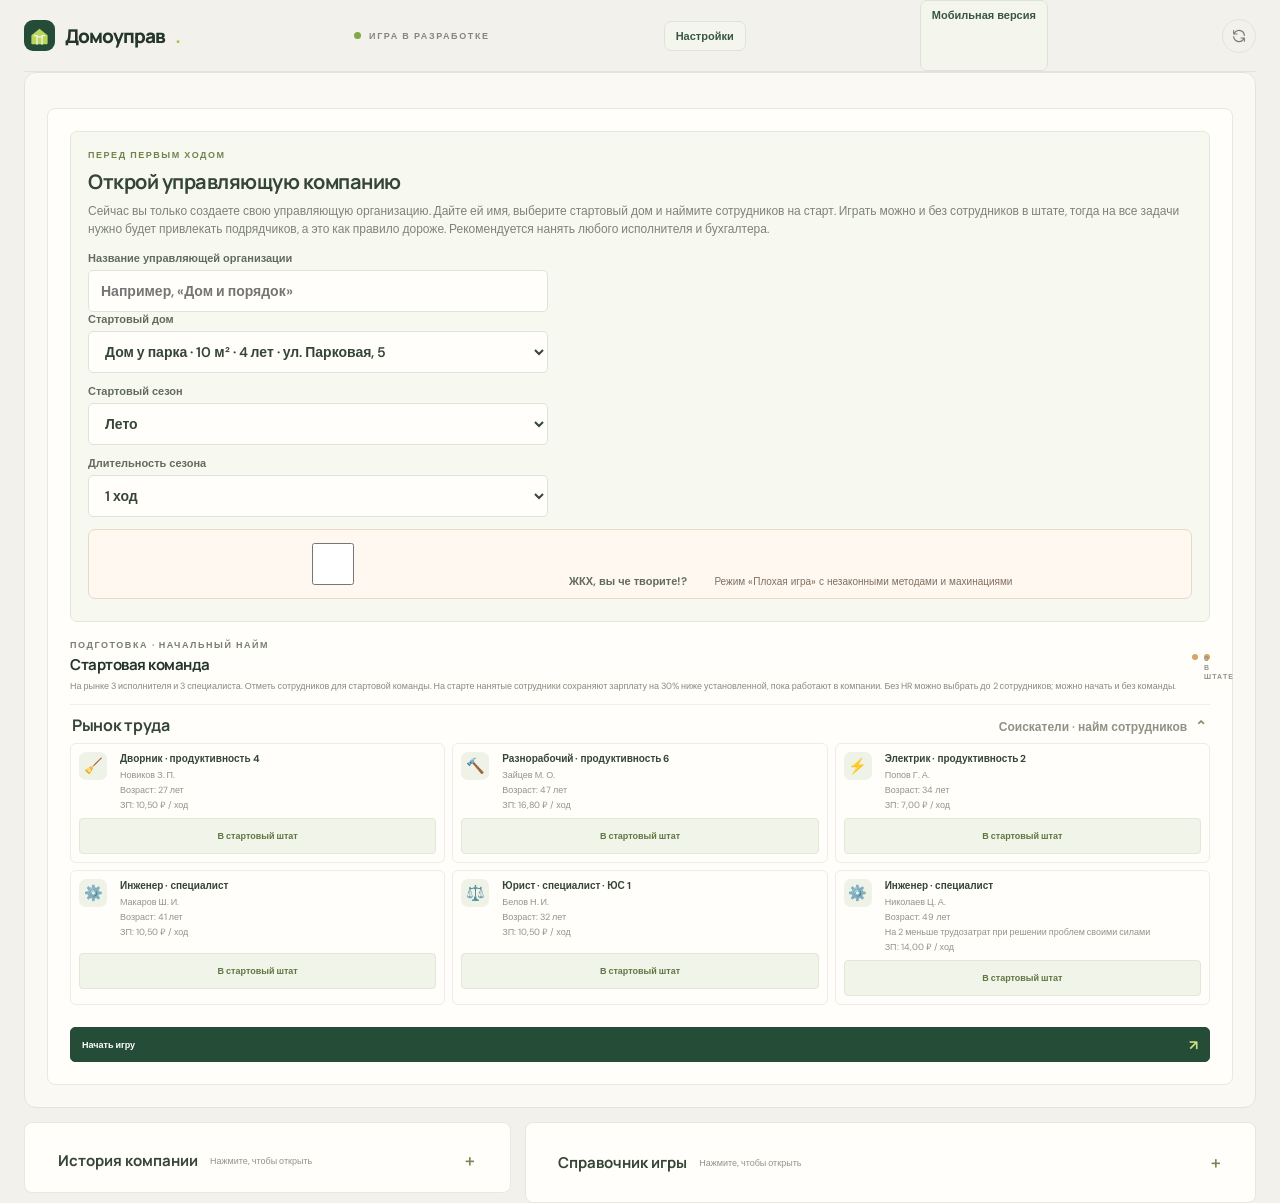
<file: index.html>
<!doctype html>
<html lang="ru">
<head>
  <meta charset="utf-8">
  <meta name="viewport" content="width=device-width, initial-scale=1">
  <meta name="theme-color" content="#f3f1eb">
  <title>Домоуправ — настольная экономическая игра</title>
  <link rel="preconnect" href="https://fonts.googleapis.com">
  <link rel="preconnect" href="https://fonts.gstatic.com" crossorigin>
  <link href="https://fonts.googleapis.com/css2?family=DM+Sans:wght@400;500;600;700&family=Manrope:wght@400;500;600;700;800&display=swap" rel="stylesheet">
  <link rel="stylesheet" href="style.css">
</head>
<body>
  <div class="game-shell">
    <header class="topbar">
      <a class="brand" href="#" aria-label="Домоуправ">
        <span class="brand-mark" aria-hidden="true"><svg viewBox="0 0 40 40" fill="none"><path d="M7 19.5 20 9l13 10.5v13a1.5 1.5 0 0 1-1.5 1.5h-23A1.5 1.5 0 0 1 7 32.5v-13Z" fill="currentColor"/><path d="M16 34V22h8v12M12 20h4m8 0h4" stroke="#F7F6F1" stroke-width="2" stroke-linecap="round"/></svg></span>
        <span id="company-name-label">Домоуправ</span><span class="brand-dot">.</span>
      </a>
      <div class="topbar-center"><span class="online-dot"></span> ИГРА В РАЗРАБОТКЕ</div>
      <a class="settings-link" href="settings.html">Настройки</a><a class="mobile-version-link" href="mobile.html">Мобильная версия</a>
        <div class="sticky-finances"><div class="sticky-houses"><div class="sticky-house-count"><span aria-hidden="true">⌂</span>: <b id="sticky-house-count">1</b><span id="sticky-critical-houses" class="sticky-critical-houses" hidden>❗ <b id="sticky-critical-count">0</b></span></div><div class="sticky-reputation">📈 <b id="sticky-reputation-value" class="positive">+1</b></div></div><div class="sticky-season-summary"><b class="season-net" id="sticky-season-net">+0,00 ₽</b><strong>Сводка за прошлый ход</strong><small>Приход: <span id="sticky-income-total">+0,00 ₽</span></small><small>Расход: <span id="sticky-prior-expense-total">−0,00 ₽</span></small></div><div class="sticky-balance"><div class="sticky-account-heading"><span>БЮДЖЕТ</span><b id="sticky-capital-value">100,00 ₽</b></div><div class="sticky-breakdown"><strong>Предстоящие расходы: <span id="sticky-expense-total">−30,00 ₽</span></strong><strong>Предстоящий доход: <span id="sticky-upcoming-income">+100,00 ₽</span></strong><strong>Склад: <span id="sticky-material-stock">0 шт.</span></strong></div></div><div class="sticky-balance founder-sticky-balance" id="founder-account-block" hidden><div class="sticky-account-heading"><span>СЧЁТ УЧРЕДИТЕЛЯ</span><b id="founder-account-value">0,00 ₽</b></div><div class="sticky-breakdown founder-loan-sticky-summary" id="founder-loan-sticky-summary" hidden><strong>Предстоящие выплаты</strong><small>Кредитный платёж: <span id="founder-loan-sticky-payment">−0,00 ₽</span></small></div></div></div><button class="icon-button" id="reset-button" type="button" aria-label="Начать заново" title="Начать заново"><svg viewBox="0 0 24 24" fill="none"><path d="M20 11a8 8 0 0 0-14.5-4L4 9m0 0V4m0 5h5m-5 4a8 8 0 0 0 14.5 4L20 15m0 0v5m0-5h-5" stroke="currentColor" stroke-width="1.7" stroke-linecap="round" stroke-linejoin="round"/></svg></button>
    </header>
    <div id="sticky-turn-status" class="sticky-turn-status" aria-live="polite"><span id="sticky-season-value">Лето · год 1</span><b id="sticky-phase-value">Подготовка к игре</b></div>

    <main>
      <section class="hero">
        <div>
          <p class="eyebrow"><span class="eyebrow-line"></span> ЭКОНОМИЧЕСКАЯ СТРАТЕГИЯ</p>
          <h1>Управляй домом.<br><span>Решай по делу.</span></h1>
          <p class="hero-copy">Каждый сезон — новые заявки. Распоряжайся капиталом с умом: от твоих решений зависит, как долго продержится твоя управляющая компания.</p>
        </div>
        <div class="hero-building" aria-hidden="true">
          <div class="sun"></div><div class="building-shadow"></div>
          <div class="building-art"><div class="roof"></div><div class="building-body"><div class="building-cap"></div><div class="windows"><i></i><i></i><i></i><i></i><i></i><i></i><i></i><i></i><i></i><i></i><i></i><i></i></div><div class="entry"></div></div><div class="building-base"></div></div>
          <div class="ground"></div><div class="hero-caption"><span class="caption-line"></span> ТВОЯ ПЕРВАЯ УПРАВЛЯЮЩАЯ КОМПАНИЯ</div>
        </div>
      </section>

      <section class="dashboard" aria-label="Игровое поле">

        <section class="timeline-panel" aria-label="Годовой таймлайн"><div class="timeline-title"><div><p class="section-label">КАЛЕНДАРЬ УПРАВЛЕНИЯ</p><h2 id="timeline-year">Год 1</h2></div><span class="phase-badge" id="phase-label">Подготовка к игре</span></div><div class="season-track" id="season-track"></div><div class="phase-track"><span class="phase-step active" data-phase="preparation">0 · Подготовка</span><span class="phase-step" data-phase="staffing">1 · Менеджмент</span><span class="phase-step" data-phase="inspection">2 · Осмотр</span><span class="phase-step" data-phase="problems">3 · Проблемы</span><span class="phase-step" data-phase="drawing">4 · Приём заявок</span><span class="phase-step" data-phase="resolving">5 · Распределение</span><span class="phase-step" data-phase="legal">6 · Специалисты</span><span class="phase-step" data-phase="payroll">7 · Зарплаты</span><span class="phase-step" data-phase="collection">8 · Сборы</span><span class="phase-step" data-phase="annualReport">9 · Годовой отчёт</span><span class="phase-step" data-phase="bankruptcy">10 · Банкротство</span></div></section>
        <section id="bankruptcy-panel" class="bankruptcy-panel" hidden></section>
        <section id="inspection-panel" class="inspection-panel" hidden></section>
        <details id="organization-disclosure" class="organization-disclosure" open><summary class="organization-summary"><strong>Организация</strong><span>Финансы · портфель · репутация · учредитель</span><i aria-hidden="true">⌄</i></summary><div class="organization-content"><div class="stats-grid">
          <article class="stat-card finance-summary"><div class="stat-top"><span>ФИНАНСЫ</span><span class="stat-symbol ruble">₽</span></div><div class="finance-line budget-line"><span>Бюджет</span><b class="stat-value" id="capital-value">100,00 <span>₽</span></b></div><div class="capital-bar"><div id="capital-bar-fill"></div></div><div class="finance-line"><span>Сбор за ход</span><b class="stat-value" id="income-value">100,00 <span>₽</span></b></div><div class="finance-line"><span>Общая собираемость</span><b class="stat-value" id="collection-value">—</b></div><div class="finance-line"><span>Базовое обслуживание</span><b class="stat-value" id="upkeep-value">30,00 <span>₽</span></b></div><div class="finance-line"><span>Зарплаты</span><b class="stat-value" id="payroll-value">0,00 <span>₽</span></b></div><div class="finance-line finance-subtotal"><span>Расходы</span><b class="stat-value" id="operating-expenses-value">30,00 ₽</b></div><div class="finance-line expected-change-line"><span>Ожидаемое изменение</span><b class="stat-value" id="expected-change-value">+70,00 ₽</b></div><div class="finance-line debt-finance-line"><span>Долги жителей</span><div class="stat-value" id="house-debt-value">0,00 ₽</div></div></article>
          <article class="stat-card portfolio-summary"><div class="stat-top"><span>ПОРТФЕЛЬ</span><span class="stat-symbol">⌂</span></div><div class="summary-metric"><span>Обслуживаемая площадь</span><b class="stat-value" id="area-value">10 <span>м²</span></b></div><div class="summary-metric"><span>Средний тариф</span><b class="stat-value" id="portfolio-tariff-value">10,00 ₽ / м²</b></div><div class="summary-submetric">Домов в управлении: <b id="houses-value">1 <span>дом</span></b></div><div class="portfolio-materials"><strong>Материальная база</strong><b id="material-stock-value">0 ед.</b><small>Себестоимость: <span id="material-cost-price">2,00 ₽/ед.</span> · сумма: <span id="material-total-cost-price">0,00 ₽</span></small><small>Рыночная цена: <span id="material-market-price">4,00 ₽/ед.</span> · сумма: <span id="material-total-market-price">0,00 ₽</span></small></div></article>
          <article class="stat-card reputation-summary"><div class="stat-top"><span>РЕПУТАЦИЯ</span><span class="stat-symbol">✦</span></div><div class="stat-value reputation-value" id="reputation-value">+1</div><div class="summary-metric"><span>Отменённые заявки</span><b class="stat-value" id="cancelled-value">0 <span>заявок</span></b></div><div class="reputation-rules"><b>Влияют на репутацию:</b><span>Стартовое значение: +1</span><span>+1 · год без долгов</span><span>+1 · нет отмен за год</span><span>+1 · устранены все проблемы категории</span><span>+1 · за каждого маркетолога в годовом отчёте</span><span>+3 · дополнительный годовой бонус маркетолога</span><span>+1 · бонусный маркетолог за ход без просрочек</span><span>−1 · каждые 5 штрафных единиц отмен: обычная = 1, повторная = 2</span><span>−1 · увольнение без последней зарплаты</span><span>−2 · изъятие аварийного дома</span><span>Новая УК после банкротства: −1</span></div></article>
        </div>
        <section id="founder-panel" class="founder-panel" hidden><div class="panel-heading"><div><p class="section-label">СЧЁТ УЧРЕДИТЕЛЯ</p><h2>Учредитель</h2></div><span class="founder-panel-balance">Личный счёт: <b id="founder-panel-balance">0,00 ₽</b></span></div><div class="founder-tools"><article class="founder-tool" id="founder-illegal-withdraw-tool"><h3>Вывести из бюджета</h3><label for="withdraw-amount">Сумма вывода, ₽</label><input id="withdraw-amount" class="account-amount-input" type="number" min="0.01" step="0.01" aria-label="Сумма вывода на счёт учредителя"><button type="button" class="withdraw-toggle" id="withdraw-toggle">Вывести средства</button><small>Комиссия 40%</small></article><article class="founder-tool" id="founder-reputation-tool"><h3>Репутация</h3><p>Стоимость одной единицы — 20 ₽.</p><button type="button" class="buy-reputation-button" id="buy-reputation-button">Купить +1 репутацию · 20 ₽</button></article><article class="founder-tool"><h3>Перевести в бюджет</h3><label for="founder-transfer-amount">Сумма перевода, ₽</label><input id="founder-transfer-amount" class="account-amount-input" type="number" min="0.01" step="0.01" aria-label="Сумма перевода в бюджет"><button type="button" class="founder-transfer-toggle" id="founder-transfer-button">Перевести в бюджет</button><small>Без комиссии</small></article><section class="founder-loan-panel" id="founder-loan-panel"><strong>Кредит учредителя</strong><label>Сумма: <b id="founder-loan-amount-value">100 ₽</b><input id="founder-loan-amount" type="range" min="100" max="1000" step="10" value="100"></label><label>Срок: <b id="founder-loan-years-value">1 год</b><input id="founder-loan-years" type="range" min="1" max="10" step="1" value="1"></label><small>33% годовых · ежемесячный платёж: <b id="founder-loan-payment">—</b></small><button type="button" id="founder-loan-button">Взять кредит</button><div id="founder-loan-status" class="founder-loan-status"></div></section></div></section>
        </div></details>
        <section class="penalties-panel"><div class="panel-heading"><div><h2>Суды и обязательства</h2></div><div class="penalties-header-actions"><span class="penalty-total" id="penalties-summary">Обязательства: 0,00 ₽</span><button class="penalty-toggle-button" id="toggle-paid-penalties" type="button" hidden>Показать оплаченные</button><button class="penalty-toggle-button" id="toggle-writtenoff-penalties" type="button" hidden>Показать списанные</button><button class="penalty-toggle-button" id="toggle-completed-courts" type="button" hidden>Показать завершенные суды</button></div></div><div class="penalties-list" id="penalties-list"></div></section>
        <details id="real-estate-market" class="managed-homes-block real-estate-block"><summary class="managed-homes-heading"><span><h2>Рынок недвижимости</h2><small>Новые дома через ОСС · 1 раз за ход</small></span></summary><div id="real-estate-list" class="real-estate-list"></div></details>
        <details class="managed-homes-block" aria-labelledby="managed-homes-heading" open><summary class="managed-homes-heading"><span><h2 id="managed-homes-heading">Дома в управлении</h2></span></summary><div id="house-card" class="house-card" aria-label="Карточки домов"></div></details>
        <section id="team-panel" class="team-panel" hidden></section><div id="timeline-slot"></div><div id="turn-structure-slot"></div>

        <section class="market-panel" id="market-panel">
          <div class="preparation-controls" id="preparation-controls" hidden><p class="section-label">ПЕРЕД ПЕРВЫМ ХОДОМ</p><h2>Открой управляющую компанию</h2><p>Сейчас вы только создаете свою управляющую организацию. Дайте ей имя, выберите стартовый дом и наймите сотрудников на старт. Играть можно и без сотрудников в штате, тогда на все задачи нужно будет привлекать подрядчиков, а это как правило дороже. Рекомендуется нанять любого исполнителя и бухгалтера.</p><label for="company-name-input">Название управляющей организации</label><input id="company-name-input" type="text" maxlength="36" autocomplete="organization" placeholder="Например, «Дом и порядок»"><label for="starting-house-select">Стартовый дом</label><select id="starting-house-select"></select><label for="starting-season-select">Стартовый сезон</label><select id="starting-season-select"><option value="0">Лето</option><option value="1">Осень</option><option value="2">Зима</option><option value="3">Весна</option></select><label for="season-duration-select">Длительность сезона</label><select id="season-duration-select"><option value="1">1 ход</option><option value="2">2 хода</option><option value="3">3 хода</option></select><label class="bad-game-toggle"><input id="bad-game-mode-checkbox" type="checkbox"> ЖКХ, вы че творите!? <small>Режим «Плохая игра» с незаконными методами и махинациями</small></label></div>
          <div class="panel-heading"><div><p class="section-label" id="market-kicker">НАЧАЛО ХОДА · НАЙМ И УВОЛЬНЕНИЕ</p><h2 id="market-heading">Рынок труда</h2></div><span class="deck-badge"><span></span> <span id="staff-count">0 В ШТАТЕ</span></span></div>
          <p class="market-copy" id="market-copy">Рынок предлагает исполнителей и специалистов. Без HR-менеджера за ход можно нанять двух сотрудников.</p>
          <details class="staff-disclosure market-disclosure" id="market-disclosure" open><summary><span>Рынок труда</span><small>Соискатели · найм сотрудников</small></summary><div class="market-grid" id="market-list"></div></details>
          <details class="staff-disclosure team-disclosure" id="team-disclosure" open><summary><span>Команда</span><small id="team-payroll">Зарплатный фонд: 0,00 ₽ / ход</small></summary><div class="team-list" id="team-list"></div></details>
          <button class="primary-button preparation-start preparation-confirm" id="confirm-preparation-button" type="button"><span>Начать игру</span><span class="button-arrow">↗</span></button>
        </section>

        <section id="annual-report" class="annual-report" hidden></section><section id="bad-game-over" class="annual-report bad-game-over" hidden></section>
        <details id="oss-history-disclosure" class="oss-history-disclosure" hidden><summary>История ОСС</summary><div id="oss-history-list"></div></details>
        <div class="turn-layout">
          <section class="requests-panel"><div class="panel-heading"><div><p class="section-label">ПОВЕСТКА ДНЯ</p></div></div><div id="agenda-market-slot"></div>
            <section id="oss-agenda-panel" class="oss-agenda-panel" hidden><div class="oss-agenda-heading"><span class="oss-agenda-icon">◉</span><h2>ОСС и гарантия</h2></div><div id="oss-phase-actions" class="oss-phase-actions"></div></section>
            <section id="problem-panel" class="problem-panel" hidden></section>
            <section id="legal-panel" class="legal-panel" hidden></section>
            <details id="penalties-compact-disclosure" class="penalties-panel penalties-compact agenda-disclosure" open><summary class="agenda-disclosure-summary"><span class="disclosure-title">Суды и обязательства</span><span id="compact-penalty-total" class="disclosure-total">К выплате: 0,00 ₽</span><span id="compact-penalty-contestable" class="disclosure-contestable">Можно оспорить: 0,00 ₽</span><span id="compact-penalty-marker" class="disclosure-alert disclosure-alert-green" hidden>!</span><span class="disclosure-chevron" aria-hidden="true">⌄</span></summary><div class="penalties-list" id="penalties-list-compact"></div></details>
            <details id="requests-disclosure" class="requests-disclosure agenda-disclosure" open><summary class="agenda-disclosure-summary request-disclosure-summary"><span class="disclosure-title">Заявки жителей</span><span class="request-count" id="request-count">0 активных</span><span class="request-breakdown" id="request-count-breakdown">Аварийные: 0 · Обычные: 0 · Платные: 0</span><span id="request-damage-marker" class="disclosure-alert disclosure-alert-red" hidden>!</span><span class="disclosure-chevron" aria-hidden="true">⌄</span></summary><div id="requests-list" class="requests-list"><div class="empty-state"><div class="empty-icon">↘</div><div><strong>Новый день начинается</strong><p>Открой заявки, чтобы узнать, что случилось в доме.</p></div></div></div><div class="panel-footer"><span id="requests-hint">На этот ход положено 2 заявки</span><span class="footer-dots"><i></i><i></i><i></i></span></div></details>
            <button class="primary-button agenda-next-stage-button" id="agenda-next-stage-button" type="button" hidden><span>Продолжить</span><span>→</span></button>
          </section>
          <aside class="actions-panel"><div class="actions-heading"><p class="section-label">СТРУКТУРА ХОДА</p><span class="round-number" id="round-number">01</span></div><h2 id="action-title">С чего начнём?</h2><p class="action-copy" id="action-copy">Разбери входящие заявки. Каждое решение стоит денег, а на кону — репутация компании.</p>
            <div class="phase-context" id="phase-context" hidden></div><div class="action-buttons"><button class="primary-button" id="draw-button" type="button" hidden><span>Принять заявки</span><span class="button-arrow">↗</span></button><button class="primary-button" id="end-turn-button" type="button" disabled><span>Продолжить</span><span>→</span></button><div class="phase-required-expenses" id="phase-required-expenses" hidden></div><div class="game-over-action-message" id="game-over-action-message" role="status" hidden></div></div>
            <div class="rules-note"><span class="note-icon">i</span><p>В конце хода выплачиваются зарплаты, БО и собирается доля платежей по случайной <b>собираемости.</b></p></div>
            <section class="phase-guide"><p class="section-label">ЭТАПЫ ХОДА</p><ol><li data-guide-step="0"><span>1</span>Менеджмент сотрудников</li><li data-guide-step="1"><span>2</span>Сезонный осмотр · осень/весна</li><li data-guide-step="2"><span>3</span>Решение проблем</li><li data-guide-step="3"><span>4</span>Приём заявок</li><li data-guide-step="4"><span>5</span>Распределение заявок</li><li data-guide-step="5"><span>6</span>Задачи специалистам</li><li data-guide-step="6"><span>7</span>Выплата ЗП</li><li data-guide-step="7"><span>8</span>Сбор содержания</li></ol><p class="phase-guide-note">Осмотр пропускается летом и зимой. На этапе сбора содержания оплачивается базовое обслуживание и собираются платежи.</p></section>
          </aside>
        </div>
        <section id="financial-infographic" class="financial-infographic" aria-label="Финансовые итоги"></section>
      </section>
      <div class="lower-reference-panels">
      <details class="log-panel collapsible-panel"><summary><span>История компании</span><span class="collapse-hint">Нажмите, чтобы открыть</span></summary><div class="collapsible-content"><div class="log-heading"><h2>Последние события</h2><button id="clear-log-button" class="text-button" type="button">Очистить</button></div><div id="event-log" class="event-log"><div class="log-entry"><span class="log-marker"></span><span>Компания открыла первый дом под управлением.</span><time>ХОД 1</time></div></div></div></details>
      <details class="staff-reference collapsible-panel" aria-label="Справочник сотрудников и заявок">
        <summary>Справочник игры <span class="collapse-hint">Нажмите, чтобы открыть</span></summary>
        <div class="reference-content"><div class="reference-grid">
          <table class="reference-table"><caption>Роли сотрудников</caption><thead><tr><th>Роль</th><th>Функции</th></tr></thead><tbody>
            <tr><td>Юрист</td><td>ЮС 1–3: взыскивает 20/30/40 ₽ долга за сезон и оспаривает штрафы и компенсации только в суде: снижение 10–30%, 20–45% или 30–60% (шанс 50%).</td></tr>
            <tr><td>Бухгалтер</td><td>Сохраняет задолженность жильцов за прошлые периоды для последующего взыскания.</td></tr>
            <tr><td>HR-менеджер</td><td>Снимает лимит найма, вводит двухходовой испытательный срок с половинной зарплатой и уменьшает премию за переработку вдвое.</td></tr>
            <tr><td>Инженер</td><td>При осмотрах осенью и весной уменьшает число выявленных проблем на одну. На этапе задач специалистов может один раз за ход закупить материалы по себестоимости.</td></tr>
            <tr><td>Сантехник</td><td>Выполняет заявки категории «Сантехника»; продуктивность 3 трудозатраты за ход.</td></tr>
            <tr><td>Электрик</td><td>Выполняет заявки категории «Электрика»; продуктивность 3 трудозатраты за ход.</td></tr>
            <tr><td>Разнорабочий</td><td>Выполняет заявки категории «Общестрой»; продуктивность 5 трудозатрат за ход.</td></tr>
            <tr><td>Дворник</td><td>Выполняет заявки категории «Уборка»; продуктивность 4 трудозатраты за ход.</td></tr>
          </tbody></table>
          <table class="reference-table"><caption>Типы заявок</caption><thead><tr><th>Тип</th><th>Описание</th></tr></thead><tbody>
            <tr><td>Обычная</td><td>Стандартная заявка жильцов; её можно отменить или выполнить сотрудником/подрядчиком.</td></tr>
            <tr><td>Аварийная</td><td>Срочная заявка, которую нельзя отменить.</td></tr>
            <tr><td>Аварийная с ущербом</td><td>Нельзя отменить; создаёт отдельную компенсацию ущерба, выплачиваемую через блок штрафов и компенсаций.</td></tr>
            <tr><td>Платная</td><td>При выполнении приносит доход и расходует продуктивность; материалы не требуются.</td></tr>
          </tbody></table>
          <table class="reference-table"><caption>Основные механики</caption><thead><tr><th>Механика</th><th>Описание</th></tr></thead><tbody>
            <tr><td>Год и сезоны</td><td>Ход длится сезон. Порядок: менеджмент, осмотр осенью/весной, решение проблем, заявки, распределение, задачи юристам, зарплаты, сбор содержания.</td></tr>
            <tr><td>Решение проблем дома</td><td>Ремонт категории состоит из 2 этапов, плюс по одному этапу за каждую дополнительную карту той же категории. Каждый этап требует материалы (3–10 ед.) и работы по 1–3 профилям с 2–4 трудозатратами на профиль. Этап выполняется штатом или подрядчиком; следующий этап недоступен до завершения текущего. Для подрядчика каждый этап отдельно стоит половину зарплатных ожиданий нужных профилей плюс 10 ₽ за выезд. При заказе всего оставшегося ремонта берётся один выезд и скидка 2% за каждый этап. Каждый завершённый этап даёт +1 репутацию. Лифты, пожаротушение и ИТП требуют только материалы.</td></tr>
            <tr><td>Старт и найм</td><td>В подготовке можно начать без сотрудников. Рынок предлагает 3 исполнителей и 3 специалистов. Без HR за ход нанимают до 2 человек; с HR лимита нет.</td></tr>
            <tr><td>Испытательный срок</td><td>С HR нанятый сотрудник получает половину ЗП два хода, его можно уволить без последней зарплаты; премия за переработку вдвое меньше.</td></tr>
            <tr><td>Заявки</td><td>На дом поступает 2 заявки за ход. Нерешённые переносятся. Обычные можно отменить; аварийные нельзя. Платные при выполнении приносят доход.</td></tr>
            <tr><td>Исполнители</td><td>Один сотрудник работает только по своей категории. Превышение продуктивности требует премии; отказ от премии делает сотрудника недовольным на следующий ход.</td></tr>
            <tr><td>Уход сотрудников</td><td>В начале менеджмента проверяются случайные причины ухода. За низкую репутацию (ниже −15) шанс 20% для сотрудника не в настроении «Доволен»; также: внешнее предложение — 5% (можно удержать повышением зарплаты на 20%), здоровье — 2%, уход по настроению — 2% в состоянии «Недоволен» и 4% в состоянии «Очень недоволен», смерть — 0,1%. Уходящий дорабатывает ход; умерший сразу не работает, а на следующем менеджменте нужно решить вопрос с последней зарплатой.</td></tr>
            <tr><td>Удержание и премия</td><td>В любом режиме бегунок слева удерживает до 50% зарплаты, справа назначает премию до 50%; настроение меняется после выплаты. Премия делает сотрудника довольным; без премий 4 хода довольный возвращается в норму. После погашения всех удержаний и при прекращении удержаний очень недовольный становится недовольным за 2 хода, недовольный — нормальным за 3.</td></tr>
            <tr><td>Подрядчики</td><td>Заявку можно выполнить только целиком. Подрядная стоимость: зарплата специалиста по категории + материалы + 10 ₽. Платные заявки не требуют материалов.</td></tr>
            <tr><td>Базовое обслуживание</td><td>Каждый сезон дом платит БО независимо от заявок. В конце сезона определяется собираемость и начисляется долг.</td></tr>
            <tr><td>Сезонный осмотр</td><td>Осенью и весной вытягивается 0–2 проблемы. Инженер уменьшает число карт на одну. Каждая карта проблемы создаёт одну аварийную заявку при приёме заявок; 30% шанс получить ущерб.</td></tr>
            <tr><td>Ремонт проблем</td><td>Для полного ремонта сначала покупаются материалы. Затем подрядчик выполняет оставшиеся работы за отдельную плату либо штатные исполнители закрывают трудозатраты по категориям; частичный прогресс сохраняется между сезонами. Устранение проблемы не закрывает связанные аварийные заявки.</td></tr>
            <tr><td>Юрист</td><td>Каждый юрист выполняет одно поручение за сезон. ЮС 1/2/3: взыскать до 20/30/40 ₽ или с шансом 50% снизить штраф или компенсацию только в суде на 10–30%/20–45%/30–60%.</td></tr><tr><td>Аварийный дом</td><td>Если суммарный износ любой категории достиг 100%, даётся дополнительный год на ремонт. Если к его концу износ не снижен ниже 100%, дом изымается; репутация −2.</td></tr>
            <tr><td>Долги и бухгалтер</td><td>Бухгалтер суммирует долги жителей за периоды. Без бухгалтера учитывается только долг последнего периода.</td></tr>
            <tr><td>ОСС на капитальный ремонт</td><td>Проводится, когда износ категории не ниже 60%; повторная попытка после неудачи доступна со следующего хода. Результат = S дома / 5 × d6 + модификаторы специалистов + число карт проблем этой категории. Порог = S дома / 2 + 1. При успехе проблемы категории и связанные заявки устраняются, а категории назначается гарантия на 3 года.</td></tr>
            <tr><td>ОСС на изменение тарифа</td><td>Проводится один раз для каждого дома в годовом отчёте. Результат = S дома / 5 × d6 + модификаторы специалистов + репутация игрока × 0,1. Порог = S дома / 2 + отменённые заявки на этом доме × 0,01 + X. X — фактическое изменение тарифа в расчёте; если запрошенное повышение выше лимита, берётся лимит. Максимальное повышение от текущего тарифа: репутация &lt; −10 — 2,5%; −10 ≤ репутация &lt; 0 — 5%; 0 ≤ репутация &lt; 10 — 7,5%; 10 ≤ репутация &lt; 20 — 10%; 20 ≤ репутация &lt; 30 — 20%; 30 ≤ репутация &lt; 40 — 30%; репутация ≥ 40 — 50%. Снижение тарифа задаётся отрицательным X; тариф не может стать ниже 0.</td></tr>
            <tr><td>ОСС «Новый дом»</td><td>Можно проводить один раз за ход для выбранного объекта с рынка недвижимости. Результат = S выбранного дома / 5 × d6 + репутация игрока + модификаторы специалистов. Порог = S выбранного дома / 2 + общее количество отменённых заявок игрока за всё время. При успехе дом добавляется в управление.</td></tr>
            <tr><td>Возраст и гарантия дома</td><td>На осмотре к случайному числу карт добавляется 1 за каждые полные 3 года возраста после первых трёх. Для гарантийного суда нужен юрист и пошлина 50 ₽. Дом младше 3 лет покрывает все проблемы; в течение 3 лет после ОСС капремонта покрываются новые проблемы этой категории. ЮС 1/2/3 даёт шанс суда 30%/50%/90%. Успешный иск устраняет покрытые проблемы и связанные аварийные заявки, а компенсации ущерба оплачивает застройщик.</td></tr>
            <tr><td>Годовой отчёт</td><td>Перед отчётом все невыполненные заявки, включая аварийные, автоматически отменяются и учитываются в штрафных единицах репутации.</td></tr>
            <tr><td>Банкротство</td><td>При балансе −500 ₽ компания банкротится: сотрудники распускаются, дома теряются, долги списываются. Новая УК начинает с репутацией −1.</td></tr>
            <tr><td>Штрафы и ущерб</td><td>Штраф трудовой инспекции равен тройной зарплате и возникает с вероятностью 0–50% при увольнении без последней зарплаты. Компенсации за ущерб оплачиваются отдельно.</td></tr>
            <tr><td>Собираемость</td><td>Каждый сезон случайно выбирается значение от 20% до 100%; неоплаченная часть содержания становится долгом жителей.</td></tr>
          </tbody></table>
          <table class="reference-table roster-reference"><caption>Сотрудники рынка: роль, ФИО, продуктивность и ожидаемая ЗП</caption><thead><tr><th>Роль</th><th>ФИО</th><th>Продуктивность / ЮС</th><th>Ожидаемая ЗП</th></tr></thead><tbody id="employee-roster-reference"></tbody></table>
          <table class="reference-table"><caption>Дома в колоде</caption><thead><tr><th>Дом</th><th>Адрес</th><th>Площадь</th></tr></thead><tbody>
            <tr><td>Дом на Садовой</td><td>ул. Садовая, 12</td><td>8 м²</td></tr>
            <tr><td>Дом у парка</td><td>ул. Парковая, 5</td><td>10 м²</td></tr>
            <tr><td>Дом на Речной</td><td>наб. Речная, 8</td><td>12 м²</td></tr>
            <tr><td>Дом на площади</td><td>пл. Центральная, 3</td><td>15 м²</td></tr>
            <tr><td>Дом у вокзала</td><td>ул. Вокзальная, 21</td><td>20 м²</td></tr>
          </tbody></table>
        </div></div>
      </details>
      </div>
    </main>
    <footer><span>ДОМОУПРАВ <span class="footer-year">· БАЗОВЫЙ ПРОТОТИП</span></span><span>Каждый дом начинается с хорошего управления.</span></footer>
  </div>
  <div class="toast" id="toast" role="status" aria-live="polite"></div>
  <script src="game-config.js"></script>
  <script src="game.js"></script>
</body>
</html>
</file>
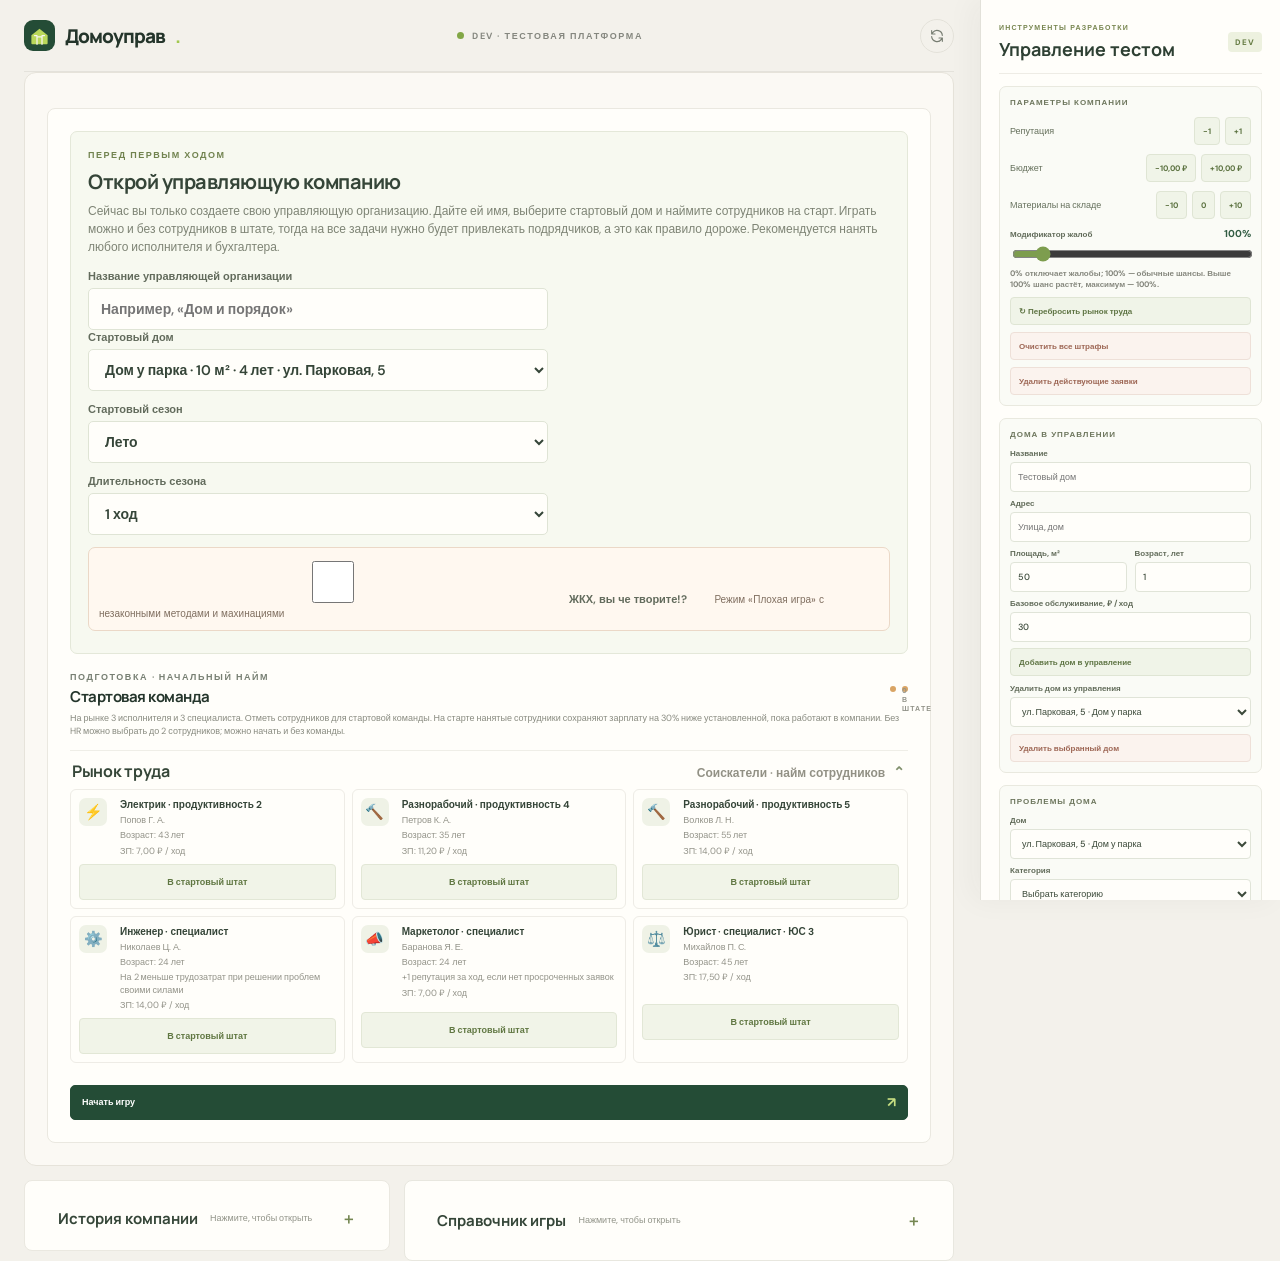
<file: dev.html>
<!doctype html>
<html lang="ru">
<head>
  <meta charset="utf-8">
  <meta name="viewport" content="width=device-width, initial-scale=1">
  <meta name="theme-color" content="#f3f1eb">
  <title>Домоуправ — версия для разработки</title>
  <link rel="preconnect" href="https://fonts.googleapis.com">
  <link rel="preconnect" href="https://fonts.gstatic.com" crossorigin>
  <link href="https://fonts.googleapis.com/css2?family=DM+Sans:wght@400;500;600;700&family=Manrope:wght@400;500;600;700;800&display=swap" rel="stylesheet">
  <link rel="stylesheet" href="style.css">
</head>
<body class="dev-platform">
  <div class="game-shell">
    <header class="topbar">
      <a class="brand" href="#" aria-label="Домоуправ">
        <span class="brand-mark" aria-hidden="true"><svg viewBox="0 0 40 40" fill="none"><path d="M7 19.5 20 9l13 10.5v13a1.5 1.5 0 0 1-1.5 1.5h-23A1.5 1.5 0 0 1 7 32.5v-13Z" fill="currentColor"/><path d="M16 34V22h8v12M12 20h4m8 0h4" stroke="#F7F6F1" stroke-width="2" stroke-linecap="round"/></svg></span>
        <span id="company-name-label">Домоуправ</span><span class="brand-dot">.</span>
      </a>
      <div class="topbar-center"><span class="online-dot"></span> DEV · ТЕСТОВАЯ ПЛАТФОРМА</div>
      <div class="sticky-finances"><div class="sticky-houses"><div class="sticky-house-count"><span aria-hidden="true">⌂</span>: <b id="sticky-house-count">1</b><span id="sticky-critical-houses" class="sticky-critical-houses" hidden>❗ <b id="sticky-critical-count">0</b></span></div><div class="sticky-reputation">📈 <b id="sticky-reputation-value" class="positive">+1</b></div></div><div class="sticky-season-summary"><b class="season-net" id="sticky-season-net">+0,00 ₽</b><strong>Сводка за прошлый ход</strong><small>Приход: <span id="sticky-income-total">+0,00 ₽</span></small><small>Расход: <span id="sticky-prior-expense-total">−0,00 ₽</span></small></div><div class="sticky-balance"><div class="sticky-account-heading"><span>БЮДЖЕТ</span><b id="sticky-capital-value">100,00 ₽</b></div><div class="sticky-breakdown"><strong>Предстоящие расходы: <span id="sticky-expense-total">−30,00 ₽</span></strong><strong>Предстоящий доход: <span id="sticky-upcoming-income">+100,00 ₽</span></strong><strong>Склад: <span id="sticky-material-stock">0 шт.</span></strong></div></div><div class="sticky-balance founder-sticky-balance" id="founder-account-block" hidden><div class="sticky-account-heading"><span>СЧЁТ УЧРЕДИТЕЛЯ</span><b id="founder-account-value">0,00 ₽</b></div><div class="sticky-breakdown founder-loan-sticky-summary" id="founder-loan-sticky-summary" hidden><strong>Предстоящие выплаты</strong><small>Кредитный платёж: <span id="founder-loan-sticky-payment">−0,00 ₽</span></small></div></div></div><button class="icon-button" id="reset-button" type="button" aria-label="Начать заново" title="Начать заново"><svg viewBox="0 0 24 24" fill="none"><path d="M20 11a8 8 0 0 0-14.5-4L4 9m0 0V4m0 5h5m-5 4a8 8 0 0 0 14.5 4L20 15m0 0v5m0-5h-5" stroke="currentColor" stroke-width="1.7" stroke-linecap="round" stroke-linejoin="round"/></svg></button>
    </header>
    <div id="sticky-turn-status" class="sticky-turn-status" aria-live="polite"><span id="sticky-season-value">Лето · год 1</span><b id="sticky-phase-value">Подготовка к игре</b></div>

    <main>
      <section class="hero">
        <div>
          <p class="eyebrow"><span class="eyebrow-line"></span> ЭКОНОМИЧЕСКАЯ СТРАТЕГИЯ</p>
          <h1>Управляй домом.<br><span>Решай по делу.</span></h1>
          <p class="hero-copy">Каждый сезон — новые заявки. Распоряжайся капиталом с умом: от твоих решений зависит, как долго продержится твоя управляющая компания.</p>
        </div>
        <div class="hero-building" aria-hidden="true">
          <div class="sun"></div><div class="building-shadow"></div>
          <div class="building-art"><div class="roof"></div><div class="building-body"><div class="building-cap"></div><div class="windows"><i></i><i></i><i></i><i></i><i></i><i></i><i></i><i></i><i></i><i></i><i></i><i></i></div><div class="entry"></div></div><div class="building-base"></div></div>
          <div class="ground"></div><div class="hero-caption"><span class="caption-line"></span> ТВОЯ ПЕРВАЯ УПРАВЛЯЮЩАЯ КОМПАНИЯ</div>
        </div>
      </section>

      <section class="dashboard" aria-label="Игровое поле">

        <section class="timeline-panel" aria-label="Годовой таймлайн"><div class="timeline-title"><div><p class="section-label">КАЛЕНДАРЬ УПРАВЛЕНИЯ</p><h2 id="timeline-year">Год 1</h2></div><span class="phase-badge" id="phase-label">Подготовка к игре</span></div><div class="season-track" id="season-track"></div><div class="phase-track"><span class="phase-step active" data-phase="preparation">0 · Подготовка</span><span class="phase-step" data-phase="staffing">1 · Менеджмент</span><span class="phase-step" data-phase="inspection">2 · Осмотр</span><span class="phase-step" data-phase="problems">3 · Проблемы</span><span class="phase-step" data-phase="drawing">4 · Приём заявок</span><span class="phase-step" data-phase="resolving">5 · Распределение</span><span class="phase-step" data-phase="legal">6 · Специалисты</span><span class="phase-step" data-phase="payroll">7 · Зарплаты</span><span class="phase-step" data-phase="collection">8 · Сборы</span><span class="phase-step" data-phase="annualReport">9 · Годовой отчёт</span><span class="phase-step" data-phase="bankruptcy">10 · Банкротство</span></div></section>
        <section id="bankruptcy-panel" class="bankruptcy-panel" hidden></section>
        <section id="inspection-panel" class="inspection-panel" hidden></section>
        <details id="organization-disclosure" class="organization-disclosure" open><summary class="organization-summary"><strong>Организация</strong><span>Финансы · портфель · репутация · учредитель</span><i aria-hidden="true">⌄</i></summary><div class="organization-content"><div class="stats-grid">
          <article class="stat-card finance-summary"><div class="stat-top"><span>ФИНАНСЫ</span><span class="stat-symbol ruble">₽</span></div><div class="finance-line budget-line"><span>Бюджет</span><b class="stat-value" id="capital-value">100,00 <span>₽</span></b></div><div class="capital-bar"><div id="capital-bar-fill"></div></div><div class="finance-line"><span>Сбор за ход</span><b class="stat-value" id="income-value">100,00 <span>₽</span></b></div><div class="finance-line"><span>Общая собираемость</span><b class="stat-value" id="collection-value">—</b></div><div class="finance-line"><span>Базовое обслуживание</span><b class="stat-value" id="upkeep-value">30,00 <span>₽</span></b></div><div class="finance-line"><span>Зарплаты</span><b class="stat-value" id="payroll-value">0,00 <span>₽</span></b></div><div class="finance-line finance-subtotal"><span>Расходы</span><b class="stat-value" id="operating-expenses-value">30,00 ₽</b></div><div class="finance-line expected-change-line"><span>Ожидаемое изменение</span><b class="stat-value" id="expected-change-value">+70,00 ₽</b></div><div class="finance-line debt-finance-line"><span>Долги жителей</span><div class="stat-value" id="house-debt-value">0,00 ₽</div></div></article>
          <article class="stat-card portfolio-summary"><div class="stat-top"><span>ПОРТФЕЛЬ</span><span class="stat-symbol">⌂</span></div><div class="summary-metric"><span>Обслуживаемая площадь</span><b class="stat-value" id="area-value">10 <span>м²</span></b></div><div class="summary-metric"><span>Средний тариф</span><b class="stat-value">10,00 ₽ / м²</b></div><div class="summary-submetric">Домов в управлении: <b id="houses-value">1 <span>дом</span></b></div><div class="portfolio-materials"><strong>Материальная база</strong><b id="material-stock-value">0 ед.</b><small>Себестоимость: <span id="material-cost-price">2,00 ₽/ед.</span> · сумма: <span id="material-total-cost-price">0,00 ₽</span></small><small>Рыночная цена: <span id="material-market-price">4,00 ₽/ед.</span> · сумма: <span id="material-total-market-price">0,00 ₽</span></small></div></article>
          <article class="stat-card reputation-summary"><div class="stat-top"><span>РЕПУТАЦИЯ</span><span class="stat-symbol">✦</span></div><div class="stat-value reputation-value" id="reputation-value">+1</div><div class="summary-metric"><span>Отменённые заявки</span><b class="stat-value" id="cancelled-value">0 <span>заявок</span></b></div><div class="reputation-rules"><b>Влияют на репутацию:</b><span>Стартовое значение: +1</span><span>+1 · год без долгов</span><span>+1 · нет отмен за год</span><span>+1 · устранены все проблемы категории</span><span>+1 · за каждого маркетолога в годовом отчёте</span><span>+3 · дополнительный годовой бонус маркетолога</span><span>+1 · бонусный маркетолог за ход без просрочек</span><span>−1 · каждые 5 штрафных единиц отмен: обычная = 1, повторная = 2</span><span>−1 · увольнение без последней зарплаты</span><span>−2 · изъятие аварийного дома</span><span>Новая УК после банкротства: −1</span></div></article>
        </div>
        <section id="founder-panel" class="founder-panel" hidden><div class="panel-heading"><div><p class="section-label">СЧЁТ УЧРЕДИТЕЛЯ</p><h2>Учредитель</h2></div><span class="founder-panel-balance">Личный счёт: <b id="founder-panel-balance">0,00 ₽</b></span></div><div class="founder-tools"><article class="founder-tool" id="founder-illegal-withdraw-tool"><h3>Вывести из бюджета</h3><label for="withdraw-amount">Сумма вывода, ₽</label><input id="withdraw-amount" class="account-amount-input" type="number" min="0.01" step="0.01" aria-label="Сумма вывода на счёт учредителя"><button type="button" class="withdraw-toggle" id="withdraw-toggle">Вывести средства</button><small>Комиссия 40%</small></article><article class="founder-tool" id="founder-reputation-tool"><h3>Репутация</h3><p>Стоимость одной единицы — 20 ₽.</p><button type="button" class="buy-reputation-button" id="buy-reputation-button">Купить +1 репутацию · 20 ₽</button></article><article class="founder-tool"><h3>Перевести в бюджет</h3><label for="founder-transfer-amount">Сумма перевода, ₽</label><input id="founder-transfer-amount" class="account-amount-input" type="number" min="0.01" step="0.01" aria-label="Сумма перевода в бюджет"><button type="button" class="founder-transfer-toggle" id="founder-transfer-button">Перевести в бюджет</button><small>Без комиссии</small></article><section class="founder-loan-panel" id="founder-loan-panel"><strong>Кредит учредителя</strong><label>Сумма: <b id="founder-loan-amount-value">100 ₽</b><input id="founder-loan-amount" type="range" min="100" max="1000" step="10" value="100"></label><label>Срок: <b id="founder-loan-years-value">1 год</b><input id="founder-loan-years" type="range" min="1" max="10" step="1" value="1"></label><small>33% годовых · ежемесячный платёж: <b id="founder-loan-payment">—</b></small><button type="button" id="founder-loan-button">Взять кредит</button><div id="founder-loan-status" class="founder-loan-status"></div></section></div></section>
        </div></details>
        <section class="penalties-panel"><div class="panel-heading"><div><h2>Суды и обязательства</h2></div><div class="penalties-header-actions"><span class="penalty-total" id="penalties-summary">Обязательства: 0,00 ₽</span><button class="penalty-toggle-button" id="toggle-paid-penalties" type="button" hidden>Показать оплаченные</button><button class="penalty-toggle-button" id="toggle-writtenoff-penalties" type="button" hidden>Показать списанные</button><button class="penalty-toggle-button" id="toggle-completed-courts" type="button" hidden>Показать завершенные суды</button></div></div><div class="penalties-list" id="penalties-list"></div></section>
        <details id="real-estate-market" class="managed-homes-block real-estate-block"><summary class="managed-homes-heading"><span><h2>Рынок недвижимости</h2><small>Новые дома через ОСС · 1 раз за ход</small></span></summary><div id="real-estate-list" class="real-estate-list"></div></details>
        <details class="managed-homes-block" aria-labelledby="managed-homes-heading" open><summary class="managed-homes-heading"><span><h2 id="managed-homes-heading">Дома в управлении</h2></span></summary><div id="house-card" class="house-card" aria-label="Карточки домов"></div></details>
        <section id="team-panel" class="team-panel" hidden></section><div id="timeline-slot"></div><div id="turn-structure-slot"></div>

        <section class="market-panel" id="market-panel">
          <div class="preparation-controls" id="preparation-controls" hidden><p class="section-label">ПЕРЕД ПЕРВЫМ ХОДОМ</p><h2>Открой управляющую компанию</h2><p>Сейчас вы только создаете свою управляющую организацию. Дайте ей имя, выберите стартовый дом и наймите сотрудников на старт. Играть можно и без сотрудников в штате, тогда на все задачи нужно будет привлекать подрядчиков, а это как правило дороже. Рекомендуется нанять любого исполнителя и бухгалтера.</p><label for="company-name-input">Название управляющей организации</label><input id="company-name-input" type="text" maxlength="36" autocomplete="organization" placeholder="Например, «Дом и порядок»"><label for="starting-house-select">Стартовый дом</label><select id="starting-house-select"></select><label for="starting-season-select">Стартовый сезон</label><select id="starting-season-select"><option value="0">Лето</option><option value="1">Осень</option><option value="2">Зима</option><option value="3">Весна</option></select><label for="season-duration-select">Длительность сезона</label><select id="season-duration-select"><option value="1">1 ход</option><option value="2">2 хода</option><option value="3">3 хода</option></select><label class="bad-game-toggle"><input id="bad-game-mode-checkbox" type="checkbox"> ЖКХ, вы че творите!? <small>Режим «Плохая игра» с незаконными методами и махинациями</small></label></div>
          <div class="panel-heading"><div><p class="section-label" id="market-kicker">НАЧАЛО ХОДА · НАЙМ И УВОЛЬНЕНИЕ</p><h2 id="market-heading">Рынок труда</h2></div><span class="deck-badge"><span></span> <span id="staff-count">0 В ШТАТЕ</span></span></div>
          <p class="market-copy" id="market-copy">Рынок предлагает исполнителей и специалистов. Без HR-менеджера за ход можно нанять двух сотрудников.</p>
          <details class="staff-disclosure market-disclosure" id="market-disclosure" open><summary><span>Рынок труда</span><small>Соискатели · найм сотрудников</small></summary><div class="market-grid" id="market-list"></div></details>
          <details class="staff-disclosure team-disclosure" id="team-disclosure" open><summary><span>Команда</span><small id="team-payroll">Зарплатный фонд: 0,00 ₽ / ход</small></summary><div class="team-list" id="team-list"></div></details>
          <button class="primary-button preparation-start preparation-confirm" id="confirm-preparation-button" type="button"><span>Начать игру</span><span class="button-arrow">↗</span></button>
        </section>

        <section id="annual-report" class="annual-report" hidden></section><section id="bad-game-over" class="annual-report bad-game-over" hidden></section>
        <details id="oss-history-disclosure" class="oss-history-disclosure" hidden><summary>История ОСС</summary><div id="oss-history-list"></div></details>
        <div class="turn-layout">
          <section class="requests-panel"><div class="panel-heading"><div><p class="section-label">ПОВЕСТКА ДНЯ</p></div></div><div id="agenda-market-slot"></div>
            <section id="oss-agenda-panel" class="oss-agenda-panel" hidden><div class="oss-agenda-heading"><span class="oss-agenda-icon">◉</span><h2>ОСС и гарантия</h2></div><div id="oss-phase-actions" class="oss-phase-actions"></div></section>
            <section id="problem-panel" class="problem-panel" hidden></section>
            <section id="legal-panel" class="legal-panel" hidden></section>
            <details id="penalties-compact-disclosure" class="penalties-panel penalties-compact agenda-disclosure" open><summary class="agenda-disclosure-summary"><span class="disclosure-title">Суды и обязательства</span><span id="compact-penalty-total" class="disclosure-total">К выплате: 0,00 ₽</span><span id="compact-penalty-contestable" class="disclosure-contestable">Можно оспорить: 0,00 ₽</span><span id="compact-penalty-marker" class="disclosure-alert disclosure-alert-green" hidden>!</span><span class="disclosure-chevron" aria-hidden="true">⌄</span></summary><div class="penalties-list" id="penalties-list-compact"></div></details>
            <details id="requests-disclosure" class="requests-disclosure agenda-disclosure" open><summary class="agenda-disclosure-summary request-disclosure-summary"><span class="disclosure-title">Заявки жителей</span><span class="request-count" id="request-count">0 активных</span><span class="request-breakdown" id="request-count-breakdown">Аварийные: 0 · Обычные: 0 · Платные: 0</span><span id="request-damage-marker" class="disclosure-alert disclosure-alert-red" hidden>!</span><span class="disclosure-chevron" aria-hidden="true">⌄</span></summary><div id="requests-list" class="requests-list"><div class="empty-state"><div class="empty-icon">↘</div><div><strong>Новый день начинается</strong><p>После найма прими заявки, чтобы узнать, что случилось в доме.</p></div></div></div><div class="panel-footer"><span id="requests-hint">На этот ход положено 2 заявки</span><span class="footer-dots"><i></i><i></i><i></i></span></div></details>
            <button class="primary-button agenda-next-stage-button" id="agenda-next-stage-button" type="button" hidden><span>Продолжить</span><span>→</span></button>
          </section>
          <aside class="actions-panel"><div class="actions-heading"><p class="section-label">СТРУКТУРА ХОДА</p><span class="round-number" id="round-number">01</span></div><h2 id="action-title">С чего начнём?</h2><p class="action-copy" id="action-copy">Разбери входящие заявки. Каждое решение стоит денег, а на кону — репутация компании.</p>
            <div class="phase-context" id="phase-context" hidden></div><div class="action-buttons"><button class="primary-button" id="draw-button" type="button" hidden><span>Принять заявки</span><span class="button-arrow">↗</span></button><button class="primary-button" id="end-turn-button" type="button" disabled><span>Продолжить</span><span>→</span></button><div class="phase-required-expenses" id="phase-required-expenses" hidden></div><div class="game-over-action-message" id="game-over-action-message" role="status" hidden></div></div>
            <div class="rules-note"><span class="note-icon">i</span><p>В конце хода выплачиваются зарплаты, БО и собирается доля платежей по случайной <b>собираемости.</b></p></div>
            <section class="phase-guide"><p class="section-label">ЭТАПЫ ХОДА</p><ol><li data-guide-step="0"><span>1</span>Менеджмент сотрудников</li><li data-guide-step="1"><span>2</span>Сезонный осмотр · осень/весна</li><li data-guide-step="2"><span>3</span>Решение проблем</li><li data-guide-step="3"><span>4</span>Приём заявок</li><li data-guide-step="4"><span>5</span>Распределение заявок</li><li data-guide-step="5"><span>6</span>Задачи специалистам</li><li data-guide-step="6"><span>7</span>Выплата ЗП</li><li data-guide-step="7"><span>8</span>Сбор содержания</li></ol><p class="phase-guide-note">Осмотр пропускается летом и зимой. На этапе сбора содержания оплачивается базовое обслуживание и собираются платежи.</p></section>
          </aside>
        </div>
        <section id="financial-infographic" class="financial-infographic" aria-label="Финансовые итоги"></section>
      </section>
      <div class="lower-reference-panels">
      <details class="log-panel collapsible-panel"><summary><span>История компании</span><span class="collapse-hint">Нажмите, чтобы открыть</span></summary><div class="collapsible-content"><div class="log-heading"><h2>Последние события</h2><button id="clear-log-button" class="text-button" type="button">Очистить</button></div><div id="event-log" class="event-log"><div class="log-entry"><span class="log-marker"></span><span>Компания открыла первый дом под управлением.</span><time>ХОД 1</time></div></div></div></details>
      <details class="staff-reference collapsible-panel" aria-label="Справочник сотрудников и заявок">
        <summary>Справочник игры <span class="collapse-hint">Нажмите, чтобы открыть</span></summary>
        <div class="reference-content"><div class="reference-grid">
          <table class="reference-table"><caption>Роли сотрудников</caption><thead><tr><th>Роль</th><th>Функции</th></tr></thead><tbody>
            <tr><td>Юрист</td><td>ЮС 1–3: взыскивает 20/30/40 ₽ долга за сезон и оспаривает штрафы и компенсации только в суде: снижение 10–30%, 20–45% или 30–60% (шанс 50%).</td></tr>
            <tr><td>Бухгалтер</td><td>Сохраняет задолженность жильцов за прошлые периоды для последующего взыскания.</td></tr>
            <tr><td>HR-менеджер</td><td>Снимает лимит найма, вводит двухходовой испытательный срок с половинной зарплатой и уменьшает премию за переработку вдвое.</td></tr>
            <tr><td>Инженер</td><td>При осмотрах осенью и весной уменьшает число выявленных проблем на одну. На этапе задач специалистов может один раз за ход закупить материалы по себестоимости.</td></tr>
            <tr><td>Сантехник</td><td>Выполняет заявки категории «Сантехника»; продуктивность 3 трудозатраты за ход.</td></tr>
            <tr><td>Электрик</td><td>Выполняет заявки категории «Электрика»; продуктивность 3 трудозатраты за ход.</td></tr>
            <tr><td>Разнорабочий</td><td>Выполняет заявки категории «Общестрой»; продуктивность 5 трудозатрат за ход.</td></tr>
            <tr><td>Дворник</td><td>Выполняет заявки категории «Уборка»; продуктивность 4 трудозатраты за ход.</td></tr>
          </tbody></table>
          <table class="reference-table"><caption>Типы заявок</caption><thead><tr><th>Тип</th><th>Описание</th></tr></thead><tbody>
            <tr><td>Обычная</td><td>Стандартная заявка жильцов; её можно отменить или выполнить сотрудником/подрядчиком.</td></tr>
            <tr><td>Аварийная</td><td>Срочная заявка, которую нельзя отменить.</td></tr>
            <tr><td>Аварийная с ущербом</td><td>Нельзя отменить; создаёт отдельную компенсацию ущерба, выплачиваемую через блок штрафов и компенсаций.</td></tr>
            <tr><td>Платная</td><td>При выполнении приносит доход и расходует продуктивность; материалы не требуются.</td></tr>
          </tbody></table>
          <table class="reference-table"><caption>Основные механики</caption><thead><tr><th>Механика</th><th>Описание</th></tr></thead><tbody>
            <tr><td>Год и сезоны</td><td>Ход длится сезон. Порядок: менеджмент, осмотр осенью/весной, решение проблем, заявки, распределение, задачи юристам, зарплаты, сбор содержания.</td></tr>
            <tr><td>Решение проблем дома</td><td>Ремонт категории состоит из 2 этапов, плюс по одному этапу за каждую дополнительную карту той же категории. Каждый этап требует материалы (3–10 ед.) и работы по 1–3 профилям с 2–4 трудозатратами на профиль. Этап выполняется штатом или подрядчиком; следующий этап недоступен до завершения текущего. Для подрядчика каждый этап отдельно стоит половину зарплатных ожиданий нужных профилей плюс 10 ₽ за выезд. При заказе всего оставшегося ремонта берётся один выезд и скидка 2% за каждый этап. Каждый завершённый этап даёт +1 репутацию. Лифты, пожаротушение и ИТП требуют только материалы.</td></tr>
            <tr><td>Старт и найм</td><td>В подготовке можно начать без сотрудников. Рынок предлагает 3 исполнителей и 3 специалистов. Без HR за ход нанимают до 2 человек; с HR лимита нет.</td></tr>
            <tr><td>Испытательный срок</td><td>С HR нанятый сотрудник получает половину ЗП два хода, его можно уволить без последней зарплаты; премия за переработку вдвое меньше.</td></tr>
            <tr><td>Заявки</td><td>На дом поступает 2 заявки за ход. Нерешённые переносятся. Обычные можно отменить; аварийные нельзя. Платные при выполнении приносят доход.</td></tr>
            <tr><td>Исполнители</td><td>Один сотрудник работает только по своей категории. Превышение продуктивности требует премии; отказ от премии делает сотрудника недовольным на следующий ход.</td></tr>
            <tr><td>Уход сотрудников</td><td>В начале менеджмента проверяются случайные причины ухода. За низкую репутацию (ниже −15) шанс 20% для сотрудника не в настроении «Доволен»; также: внешнее предложение — 5% (можно удержать повышением зарплаты на 20%), здоровье — 2%, уход по настроению — 2% в состоянии «Недоволен» и 4% в состоянии «Очень недоволен», смерть — 0,1%. Уходящий дорабатывает ход; умерший сразу не работает, а на следующем менеджменте нужно решить вопрос с последней зарплатой.</td></tr>
            <tr><td>Удержание и премия</td><td>В любом режиме бегунок слева удерживает до 50% зарплаты, справа назначает премию до 50%; настроение меняется после выплаты. Премия делает сотрудника довольным; без премий 4 хода довольный возвращается в норму. После погашения всех удержаний и при прекращении удержаний очень недовольный становится недовольным за 2 хода, недовольный — нормальным за 3.</td></tr>
            <tr><td>Подрядчики</td><td>Заявку можно выполнить только целиком. Подрядная стоимость: зарплата специалиста по категории + материалы + 10 ₽. Платные заявки не требуют материалов.</td></tr>
            <tr><td>Базовое обслуживание</td><td>Каждый сезон дом платит БО независимо от заявок. В конце сезона определяется собираемость и начисляется долг.</td></tr>
            <tr><td>Сезонный осмотр</td><td>Осенью и весной вытягивается 0–2 проблемы. Инженер уменьшает число карт на одну. Каждая карта проблемы создаёт одну аварийную заявку при приёме заявок; 30% шанс получить ущерб.</td></tr>
            <tr><td>Ремонт проблем</td><td>Для полного ремонта сначала покупаются материалы. Затем подрядчик выполняет оставшиеся работы за отдельную плату либо штатные исполнители закрывают трудозатраты по категориям; частичный прогресс сохраняется между сезонами. Устранение проблемы не закрывает связанные аварийные заявки.</td></tr>
            <tr><td>Юрист</td><td>Каждый юрист выполняет одно поручение за сезон. ЮС 1/2/3: взыскать до 20/30/40 ₽ или с шансом 50% снизить штраф или компенсацию только в суде на 10–30%/20–45%/30–60%.</td></tr><tr><td>Аварийный дом</td><td>Если суммарный износ любой категории достиг 100%, даётся дополнительный год на ремонт. Если к его концу износ не снижен ниже 100%, дом изымается; репутация −2.</td></tr>
            <tr><td>Долги и бухгалтер</td><td>Бухгалтер суммирует долги жителей за периоды. Без бухгалтера учитывается только долг последнего периода.</td></tr>
            <tr><td>ОСС на капитальный ремонт</td><td>Проводится, когда износ категории не ниже 60%; повторная попытка после неудачи доступна со следующего хода. Результат = S дома / 5 × d6 + модификаторы специалистов + число карт проблем этой категории. Порог = S дома / 2 + 1. При успехе проблемы категории и связанные заявки устраняются, а категории назначается гарантия на 3 года.</td></tr>
            <tr><td>ОСС на изменение тарифа</td><td>Проводится один раз для каждого дома в годовом отчёте. Результат = S дома / 5 × d6 + модификаторы специалистов + репутация игрока × 0,1. Порог = S дома / 2 + отменённые заявки на этом доме × 0,01 + X. X — фактическое изменение тарифа в расчёте; если запрошенное повышение выше лимита, берётся лимит. Максимальное повышение от текущего тарифа: репутация &lt; −10 — 2,5%; −10 ≤ репутация &lt; 0 — 5%; 0 ≤ репутация &lt; 10 — 7,5%; 10 ≤ репутация &lt; 20 — 10%; 20 ≤ репутация &lt; 30 — 20%; 30 ≤ репутация &lt; 40 — 30%; репутация ≥ 40 — 50%. Снижение тарифа задаётся отрицательным X; тариф не может стать ниже 0.</td></tr>
            <tr><td>ОСС «Новый дом»</td><td>Можно проводить один раз за ход для выбранного объекта с рынка недвижимости. Результат = S выбранного дома / 5 × d6 + репутация игрока + модификаторы специалистов. Порог = S выбранного дома / 2 + общее количество отменённых заявок игрока за всё время. При успехе дом добавляется в управление.</td></tr>
            <tr><td>Возраст и гарантия дома</td><td>На осмотре к случайному числу карт добавляется 1 за каждые полные 3 года возраста после первых трёх. Для гарантийного суда нужен юрист и пошлина 50 ₽. Дом младше 3 лет покрывает все проблемы; в течение 3 лет после ОСС капремонта покрываются новые проблемы этой категории. ЮС 1/2/3 даёт шанс суда 30%/50%/90%. Успешный иск устраняет покрытые проблемы и связанные аварийные заявки, а компенсации ущерба оплачивает застройщик.</td></tr>
            <tr><td>Годовой отчёт</td><td>Перед отчётом все невыполненные заявки, включая аварийные, автоматически отменяются и учитываются в штрафных единицах репутации.</td></tr>
            <tr><td>Банкротство</td><td>При балансе −500 ₽ компания банкротится: сотрудники распускаются, дома теряются, долги списываются. Новая УК начинает с репутацией −1.</td></tr>
            <tr><td>Штрафы и ущерб</td><td>Штраф трудовой инспекции равен тройной зарплате и возникает с вероятностью 0–50% при увольнении без последней зарплаты. Компенсации за ущерб оплачиваются отдельно.</td></tr>
            <tr><td>Собираемость</td><td>Каждый сезон случайно выбирается значение от 20% до 100%; неоплаченная часть содержания становится долгом жителей.</td></tr>
          </tbody></table>
          <table class="reference-table roster-reference"><caption>Сотрудники рынка: роль, ФИО, продуктивность и ожидаемая ЗП</caption><thead><tr><th>Роль</th><th>ФИО</th><th>Продуктивность / ЮС</th><th>Ожидаемая ЗП</th></tr></thead><tbody id="employee-roster-reference"></tbody></table>
          <table class="reference-table"><caption>Дома в колоде</caption><thead><tr><th>Дом</th><th>Адрес</th><th>Площадь</th></tr></thead><tbody>
            <tr><td>Дом на Садовой</td><td>ул. Садовая, 12</td><td>8 м²</td></tr>
            <tr><td>Дом у парка</td><td>ул. Парковая, 5</td><td>10 м²</td></tr>
            <tr><td>Дом на Речной</td><td>наб. Речная, 8</td><td>12 м²</td></tr>
            <tr><td>Дом на площади</td><td>пл. Центральная, 3</td><td>15 м²</td></tr>
            <tr><td>Дом у вокзала</td><td>ул. Вокзальная, 21</td><td>20 м²</td></tr>
          </tbody></table>
        </div></div>
      </details>
      </div>
    </main>
    <footer><span>ДОМОУПРАВ <span class="footer-year">· БАЗОВЫЙ ПРОТОТИП</span></span><span>Каждый дом начинается с хорошего управления.</span></footer>
  </div>
  <aside id="dev-tools-panel" class="dev-tools-panel" hidden><div class="dev-panel-header"><div><p class="section-label">ИНСТРУМЕНТЫ РАЗРАБОТКИ</p><h2>Управление тестом</h2></div><span class="dev-badge">DEV</span></div><section class="dev-control-group"><h3>Параметры компании</h3><div class="dev-control-row"><span>Репутация</span><div><button type="button" class="dev-control-button" data-dev-action="reputation-down">−1</button><button type="button" class="dev-control-button" data-dev-action="reputation-up">+1</button></div></div><div class="dev-control-row"><span>Бюджет</span><div><button type="button" class="dev-control-button" data-dev-action="capital-down">−10,00 ₽</button><button type="button" class="dev-control-button" data-dev-action="capital-up">+10,00 ₽</button></div></div><div class="dev-control-row"><span>Материалы на складе</span><div><button type="button" class="dev-control-button" data-dev-action="materials-down">−10</button><button type="button" class="dev-control-button" data-dev-action="materials-zero">0</button><button type="button" class="dev-control-button" data-dev-action="materials-up">+10</button></div></div><label class="dev-complaint-control" for="dev-complaint-modifier"><span>Модификатор жалоб <b id="dev-complaint-modifier-value">100%</b></span><input id="dev-complaint-modifier" type="range" min="0" max="1000" step="1" value="100"><small>0% отключает жалобы; 100% — обычные шансы. Выше 100% шанс растёт, максимум — 100%.</small></label><button type="button" class="dev-wide-button" data-dev-action="reroll-market">↻ Перебросить рынок труда</button><button type="button" class="dev-wide-button dev-wide-danger" data-dev-action="clear-fines">Очистить все штрафы</button><button type="button" class="dev-wide-button dev-wide-danger" data-dev-action="clear-requests">Удалить действующие заявки</button></section><section class="dev-control-group"><h3>Дома в управлении</h3><form id="dev-add-house-form" class="dev-tool-form"><label>Название<input name="name" type="text" maxlength="70" placeholder="Тестовый дом" required></label><label>Адрес<input name="address" type="text" maxlength="100" placeholder="Улица, дом" required></label><div class="dev-form-row"><label>Площадь, м²<input name="area" type="number" min="1" step="1" value="50" required></label><label>Возраст, лет<input name="age" type="number" min="0" step="1" value="1" required></label></div><label>Базовое обслуживание, ₽ / ход<input name="baseMaintenance" type="number" min="0" step="0.01" value="30" required></label><button type="submit" class="dev-wide-button">Добавить дом в управление</button></form><label>Удалить дом из управления<select id="dev-remove-house-select"><option value="">Домов нет</option></select></label><button type="button" id="dev-remove-house-button" class="dev-wide-button dev-wide-danger">Удалить выбранный дом</button></section><section class="dev-control-group"><h3>Проблемы дома</h3><form id="dev-add-problem-form" class="dev-tool-form"><label>Дом<select name="houseName" id="dev-problem-house-select"><option value="">Домов нет</option></select></label><label>Категория<select name="category"><option value="">Выбрать категорию</option><option>Кровля</option><option>Фасад</option><option>Водоснабжение</option><option>Водоотведение</option><option>Электроснабжение</option><option>Дорожное покрытие</option><option>Подвал</option><option>Отопление</option><option>ИТП</option><option>Пожаротушение</option><option>Лифты</option></select></label><button type="submit" class="dev-wide-button">Добавить проблему</button><button type="button" id="dev-add-random-problem" class="dev-wide-button">🎲 Случайная карта</button></form><label>Решить проблему<select id="dev-solve-problem-select"><option value="">Проблем нет</option></select></label><div class="dev-tool-actions"><button type="button" id="dev-solve-problem-button" class="dev-wide-button">Решить выбранную бесплатно</button><button type="button" id="dev-solve-all-problems" class="dev-wide-button">Решить все бесплатно</button></div></section>
<section class="dev-control-group"><h3>Штраф</h3><form id="dev-add-fine-form" class="dev-tool-form"><label>Название<input name="title" type="text" maxlength="50" placeholder="Тестовый штраф"></label><label>Вид обязательства<select name="kind"><option value="fine">Штраф</option><option value="compensation">Компенсация</option></select></label><label>Статус<select name="status"><option value="due">К выплате</option><option value="pretrial">Досудебная претензия</option><option value="court">В суде</option><option value="payment">Решение суда · срок выплаты</option><option value="writtenOff">Списано</option><option value="paid">Выплачено</option></select></label><label>Сумма, ₽<input name="amount" type="number" min="0" step="0.01" value="100"></label><button type="submit" class="dev-wide-button">Добавить обязательство</button></form></section>
<section class="dev-control-group"><h3>Сотрудник</h3><form id="dev-add-employee-form" class="dev-tool-form"><label>Роль<select name="role"><option value="lawyer">Юрист</option><option value="accountant">Бухгалтер</option><option value="hr">HR-менеджер</option><option value="engineer">Инженер</option><option value="marketer">Маркетолог</option><option value="plumber">Сантехник</option><option value="electrician">Электрик</option><option value="handyman">Разнорабочий</option><option value="janitor">Дворник</option></select></label><label>Профиль соискателя<select name="profile"></select></label><label id="dev-employee-productivity-wrap" hidden>Продуктивность<input name="productivity" type="number" min="1" step="1" value="3"></label><label id="dev-employee-legal-wrap" hidden>Юридическая сила<select name="legalStrength"><option value="1">ЮС 1 · ЗП 15 ₽</option><option value="2">ЮС 2 · ЗП 20 ₽</option><option value="3">ЮС 3 · ЗП 25 ₽</option></select></label><button type="submit" class="dev-wide-button">Добавить в штат</button></form></section>
<section class="dev-control-group"><h3>Таймлайн</h3><form id="dev-timeline-form" class="dev-tool-form"><label>Год<input name="year" type="number" min="1" step="1" value="1" required></label><label>Сезон<select name="season"><option value="0">Лето</option><option value="1">Осень</option><option value="2">Зима</option><option value="3">Весна</option></select></label><button type="submit" class="dev-wide-button">Установить таймлайн</button></form></section><div class="dev-panel-header dev-create-heading"><div><p class="section-label">КОНСТРУКТОР</p><h2>Создать заявку</h2></div></div><p class="dev-panel-copy">Добавь тестовую карточку прямо в текущий ход. Заявка появится в списке дома.</p><form id="dev-request-form" class="dev-request-form"><label>Название<input name="title" type="text" maxlength="70" placeholder="Например, течь стояка" required></label><label>Описание<textarea name="description" rows="3" maxlength="240" placeholder="Краткое описание проблемы"></textarea></label><label>Категория<select name="category"><option>Электрика</option><option>Сантехника</option><option>Уборка</option><option>Общестрой</option></select></label><label>Тип заявки<select name="type" id="dev-type"><option value="ordinary">Обычная</option><option value="emergency">Аварийная</option><option value="emergencyDamage">Аварийная с ущербом</option><option value="paid">Платная</option></select></label><div class="dev-form-row"><label>Трудозатраты<select name="labor" id="dev-labor"><option value="1">1</option><option value="2">2</option><option value="3">3</option></select></label><p class="dev-cost-hint" id="dev-cost-hint">Цена подрядчика: зарплата категории + материалы + 10,00 ₽</p></div><div class="dev-form-row"><label id="dev-material-field">Материалы<input name="materialCost" id="dev-material" type="number" min="0" max="5" step="1" value="0"></label><label id="dev-damage-field" hidden>Компенсация ущерба<input name="damageCompensation" id="dev-damage" type="number" min="0" step="1" value="0"></label></div><label id="dev-payout-field" hidden>Доход при выполнении<input name="payout" id="dev-payout" type="number" min="0" step="1" value="0"></label><button class="primary-button dev-submit" type="submit"><span>Добавить заявку</span><span class="button-arrow">＋</span></button></form><div class="dev-side-note">Аварийные заявки автоматически получают запрет на ручную отмену. Компенсация отображается в блоке штрафов и компенсаций.</div><a class="dev-return-link" href="index.html">← Обычная версия игры</a></aside>
  <div class="toast" id="toast" role="status" aria-live="polite"></div>
  <script>history.replaceState(null, "", location.pathname + "?dev=1");</script>
  <script src="game-config.js"></script>
  <script src="game.js"></script>
</body>
</html>
</file>
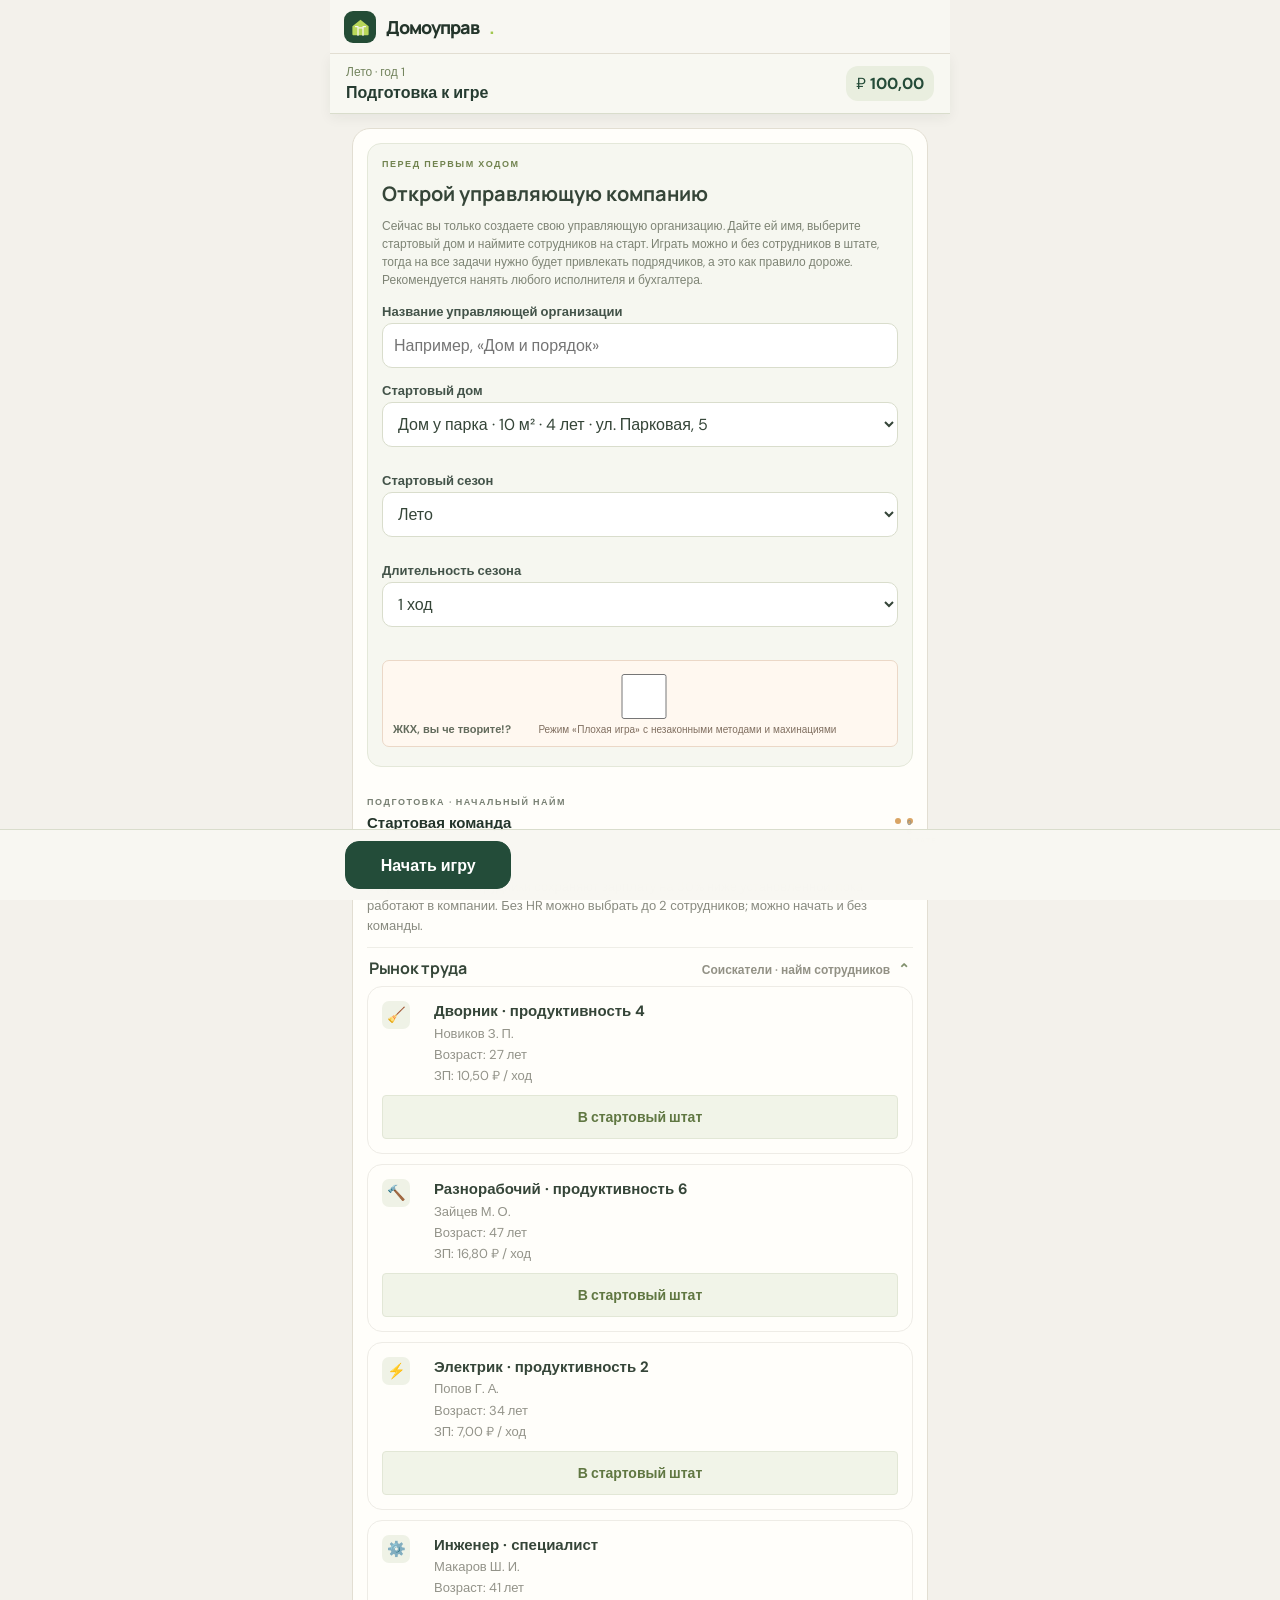
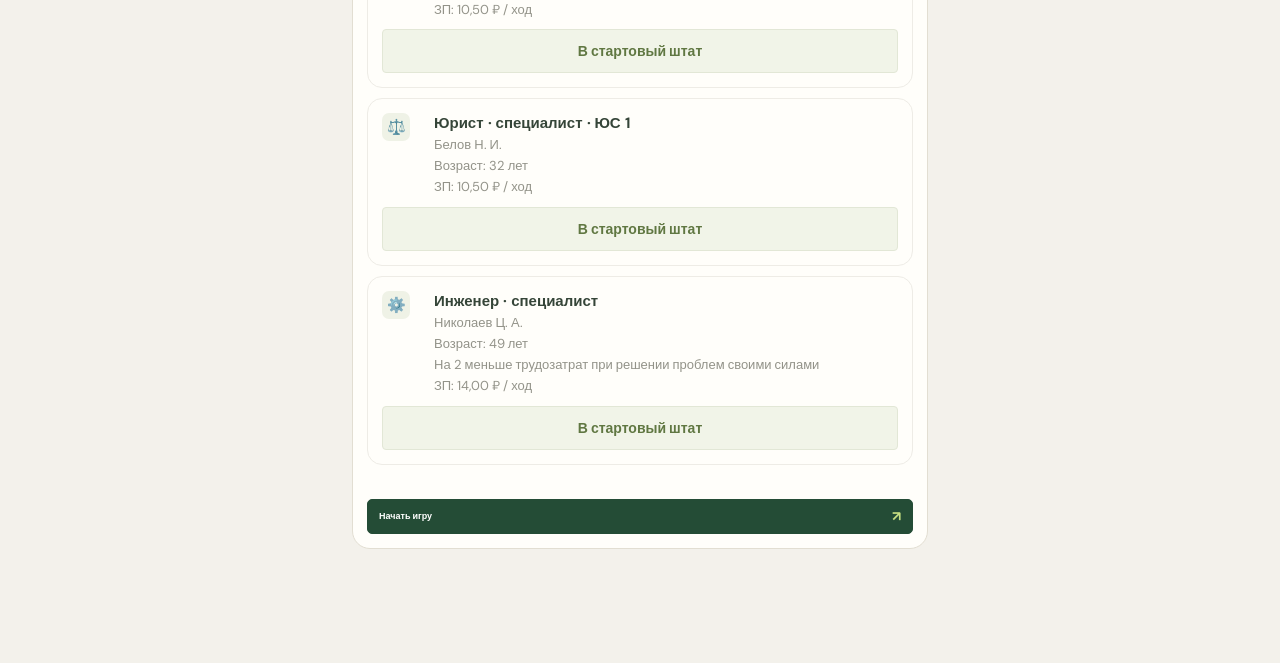
<file: mobile.html>
<!doctype html>
<html lang="ru">
<head>
  <meta charset="utf-8">
  <meta name="viewport" content="width=device-width, initial-scale=1">
  <meta name="theme-color" content="#f3f1eb">
  <title>Домоуправ — мобильная версия</title>
  <link rel="preconnect" href="https://fonts.googleapis.com">
  <link rel="preconnect" href="https://fonts.gstatic.com" crossorigin>
  <link href="https://fonts.googleapis.com/css2?family=DM+Sans:wght@400;500;600;700&family=Manrope:wght@400;500;600;700;800&display=swap" rel="stylesheet">
  <link rel="stylesheet" href="style.css">
  <link rel="stylesheet" href="mobile.css">
</head>
<body class="mobile-mode">
  <div class="game-shell">
    <header class="topbar">
      <a class="brand" href="index.html" aria-label="Обычная версия игры">
        <span class="brand-mark" aria-hidden="true"><svg viewBox="0 0 40 40" fill="none"><path d="M7 19.5 20 9l13 10.5v13a1.5 1.5 0 0 1-1.5 1.5h-23A1.5 1.5 0 0 1 7 32.5v-13Z" fill="currentColor"/><path d="M16 34V22h8v12M12 20h4m8 0h4" stroke="#F7F6F1" stroke-width="2" stroke-linecap="round"/></svg></span>
        <span id="company-name-label">Домоуправ</span><span class="brand-dot">.</span>
      </a>
      <div class="topbar-center"><span class="online-dot"></span> ИГРА В РАЗРАБОТКЕ</div>
      <a class="settings-link" href="settings.html">Настройки</a>
        <div class="sticky-finances"><div class="sticky-houses"><div class="sticky-house-count"><span aria-hidden="true">⌂</span>: <b id="sticky-house-count">1</b><span id="sticky-critical-houses" class="sticky-critical-houses" hidden>❗ <b id="sticky-critical-count">0</b></span></div><div class="sticky-reputation">📈 <b id="sticky-reputation-value" class="positive">+1</b></div></div><div class="sticky-season-summary"><b class="season-net" id="sticky-season-net">+0,00 ₽</b><strong>Сводка за прошлый ход</strong><small>Приход: <span id="sticky-income-total">+0,00 ₽</span></small><small>Расход: <span id="sticky-prior-expense-total">−0,00 ₽</span></small></div><div class="sticky-balance"><div class="sticky-account-heading"><span>БЮДЖЕТ</span><b id="sticky-capital-value">100,00 ₽</b></div><div class="sticky-breakdown"><strong>Предстоящие расходы: <span id="sticky-expense-total">−30,00 ₽</span></strong><strong>Предстоящий доход: <span id="sticky-upcoming-income">+100,00 ₽</span></strong><strong>Склад: <span id="sticky-material-stock">0 шт.</span></strong></div></div><div class="sticky-balance founder-sticky-balance" id="founder-account-block" hidden><div class="sticky-account-heading"><span>СЧЁТ УЧРЕДИТЕЛЯ</span><b id="founder-account-value">0,00 ₽</b></div><div class="sticky-breakdown founder-loan-sticky-summary" id="founder-loan-sticky-summary" hidden><strong>Предстоящие выплаты</strong><small>Кредитный платёж: <span id="founder-loan-sticky-payment">−0,00 ₽</span></small></div></div></div><button class="icon-button" id="reset-button" type="button" aria-label="Начать заново" title="Начать заново"><svg viewBox="0 0 24 24" fill="none"><path d="M20 11a8 8 0 0 0-14.5-4L4 9m0 0V4m0 5h5m-5 4a8 8 0 0 0 14.5 4L20 15m0 0v5m0-5h-5" stroke="currentColor" stroke-width="1.7" stroke-linecap="round" stroke-linejoin="round"/></svg></button>
    </header>
    <section class="mobile-header" id="mobile-header"><div><span id="mobile-season">Лето · год 1</span><b id="mobile-phase">Подготовка к игре</b></div><span class="mobile-budget">₽ <b id="mobile-capital">100,00</b></span></section>
    <nav class="mobile-staff-tabs" id="mobile-staff-tabs" hidden><button type="button" data-mobile-staff="market">Рынок труда</button><button type="button" data-mobile-staff="team">Штат</button></nav>
    <main class="mobile-main" id="mobile-main"><div class="mobile-stage-content" id="mobile-stage-content"></div><div class="mobile-nav" id="mobile-nav"><button type="button" class="mobile-nav-arrow" id="mobile-prev" aria-label="Назад">‹</button><button type="button" class="mobile-nav-confirm" id="mobile-confirm" aria-label="Подтвердить и продолжить">✓</button><button type="button" class="mobile-nav-arrow" id="mobile-next" aria-label="Вперёд">›</button></div></main>

    <main class="desktop-main">
      <section class="hero">
        <div>
          <p class="eyebrow"><span class="eyebrow-line"></span> ЭКОНОМИЧЕСКАЯ СТРАТЕГИЯ</p>
          <h1>Управляй домом.<br><span>Решай по делу.</span></h1>
          <p class="hero-copy">Каждый сезон — новые заявки. Распоряжайся капиталом с умом: от твоих решений зависит, как долго продержится твоя управляющая компания.</p>
        </div>
        <div class="hero-building" aria-hidden="true">
          <div class="sun"></div><div class="building-shadow"></div>
          <div class="building-art"><div class="roof"></div><div class="building-body"><div class="building-cap"></div><div class="windows"><i></i><i></i><i></i><i></i><i></i><i></i><i></i><i></i><i></i><i></i><i></i><i></i></div><div class="entry"></div></div><div class="building-base"></div></div>
          <div class="ground"></div><div class="hero-caption"><span class="caption-line"></span> ТВОЯ ПЕРВАЯ УПРАВЛЯЮЩАЯ КОМПАНИЯ</div>
        </div>
      </section>

      <section class="dashboard" aria-label="Игровое поле">

        <section class="timeline-panel" aria-label="Годовой таймлайн"><div class="timeline-title"><div><p class="section-label">КАЛЕНДАРЬ УПРАВЛЕНИЯ</p><h2 id="timeline-year">Год 1</h2></div><span class="phase-badge" id="phase-label">Подготовка к игре</span></div><div class="season-track" id="season-track"></div><div class="phase-track"><span class="phase-step active" data-phase="preparation">0 · Подготовка</span><span class="phase-step" data-phase="staffing">1 · Менеджмент</span><span class="phase-step" data-phase="inspection">2 · Осмотр</span><span class="phase-step" data-phase="problems">3 · Проблемы</span><span class="phase-step" data-phase="drawing">4 · Приём заявок</span><span class="phase-step" data-phase="resolving">5 · Распределение</span><span class="phase-step" data-phase="legal">6 · Специалисты</span><span class="phase-step" data-phase="payroll">7 · Зарплаты</span><span class="phase-step" data-phase="collection">8 · Сборы</span><span class="phase-step" data-phase="annualReport">9 · Годовой отчёт</span><span class="phase-step" data-phase="bankruptcy">10 · Банкротство</span></div></section>
        <section id="bankruptcy-panel" class="bankruptcy-panel" hidden></section>
        <section id="inspection-panel" class="inspection-panel" hidden></section>
        <details id="organization-disclosure" class="organization-disclosure" open><summary class="organization-summary"><strong>Организация</strong><span>Финансы · портфель · репутация · учредитель</span><i aria-hidden="true">⌄</i></summary><div class="organization-content"><div class="stats-grid">
          <article class="stat-card finance-summary"><div class="stat-top"><span>ФИНАНСЫ</span><span class="stat-symbol ruble">₽</span></div><div class="finance-line budget-line"><span>Бюджет</span><b class="stat-value" id="capital-value">100,00 <span>₽</span></b></div><div class="capital-bar"><div id="capital-bar-fill"></div></div><div class="finance-line"><span>Сбор за ход</span><b class="stat-value" id="income-value">100,00 <span>₽</span></b></div><div class="finance-line"><span>Общая собираемость</span><b class="stat-value" id="collection-value">—</b></div><div class="finance-line"><span>Базовое обслуживание</span><b class="stat-value" id="upkeep-value">30,00 <span>₽</span></b></div><div class="finance-line"><span>Зарплаты</span><b class="stat-value" id="payroll-value">0,00 <span>₽</span></b></div><div class="finance-line finance-subtotal"><span>Расходы</span><b class="stat-value" id="operating-expenses-value">30,00 ₽</b></div><div class="finance-line expected-change-line"><span>Ожидаемое изменение</span><b class="stat-value" id="expected-change-value">+70,00 ₽</b></div><div class="finance-line debt-finance-line"><span>Долги жителей</span><div class="stat-value" id="house-debt-value">0,00 ₽</div></div></article>
          <article class="stat-card portfolio-summary"><div class="stat-top"><span>ПОРТФЕЛЬ</span><span class="stat-symbol">⌂</span></div><div class="summary-metric"><span>Обслуживаемая площадь</span><b class="stat-value" id="area-value">10 <span>м²</span></b></div><div class="summary-metric"><span>Средний тариф</span><b class="stat-value" id="portfolio-tariff-value">10,00 ₽ / м²</b></div><div class="summary-submetric">Домов в управлении: <b id="houses-value">1 <span>дом</span></b></div><div class="portfolio-materials"><strong>Материальная база</strong><b id="material-stock-value">0 ед.</b><small>Себестоимость: <span id="material-cost-price">2,00 ₽/ед.</span> · сумма: <span id="material-total-cost-price">0,00 ₽</span></small><small>Рыночная цена: <span id="material-market-price">4,00 ₽/ед.</span> · сумма: <span id="material-total-market-price">0,00 ₽</span></small></div></article>
          <article class="stat-card reputation-summary"><div class="stat-top"><span>РЕПУТАЦИЯ</span><span class="stat-symbol">✦</span></div><div class="stat-value reputation-value" id="reputation-value">+1</div><div class="summary-metric"><span>Отменённые заявки</span><b class="stat-value" id="cancelled-value">0 <span>заявок</span></b></div><div class="reputation-rules"><b>Влияют на репутацию:</b><span>Стартовое значение: +1</span><span>+1 · год без долгов</span><span>+1 · нет отмен за год</span><span>+1 · устранены все проблемы категории</span><span>+1 · за каждого маркетолога в годовом отчёте</span><span>+3 · дополнительный годовой бонус маркетолога</span><span>+1 · бонусный маркетолог за ход без просрочек</span><span>−1 · каждые 5 штрафных единиц отмен: обычная = 1, повторная = 2</span><span>−1 · увольнение без последней зарплаты</span><span>−2 · изъятие аварийного дома</span><span>Новая УК после банкротства: −1</span></div></article>
        </div>
        <section id="founder-panel" class="founder-panel" hidden><div class="panel-heading"><div><p class="section-label">РЕЖИМ «ПЛОХАЯ ИГРА»</p><h2>Учредитель</h2></div><span class="founder-panel-balance">Личный счёт: <b id="founder-panel-balance">0,00 ₽</b></span></div><div class="founder-tools"><article class="founder-tool"><h3>Вывести из бюджета</h3><label for="withdraw-amount">Сумма вывода, ₽</label><input id="withdraw-amount" class="account-amount-input" type="number" min="0.01" step="0.01" aria-label="Сумма вывода на счёт учредителя"><button type="button" class="withdraw-toggle" id="withdraw-toggle">Вывести средства</button><small>Комиссия 40%</small></article><article class="founder-tool"><h3>Репутация</h3><p>Стоимость одной единицы — 20 ₽.</p><button type="button" class="buy-reputation-button" id="buy-reputation-button">Купить +1 репутацию · 20 ₽</button></article><article class="founder-tool"><h3>Перевести в бюджет</h3><label for="founder-transfer-amount">Сумма перевода, ₽</label><input id="founder-transfer-amount" class="account-amount-input" type="number" min="0.01" step="0.01" aria-label="Сумма перевода в бюджет"><button type="button" class="founder-transfer-toggle" id="founder-transfer-button">Перевести в бюджет</button><small>Без комиссии</small></article><section class="founder-loan-panel" id="founder-loan-panel"><strong>Кредит учредителя</strong><label>Сумма: <b id="founder-loan-amount-value">100 ₽</b><input id="founder-loan-amount" type="range" min="100" max="1000" step="10" value="100"></label><label>Срок: <b id="founder-loan-years-value">1 год</b><input id="founder-loan-years" type="range" min="1" max="10" step="1" value="1"></label><small>33% годовых · ежемесячный платёж: <b id="founder-loan-payment">—</b></small><button type="button" id="founder-loan-button">Взять кредит</button><div id="founder-loan-status" class="founder-loan-status"></div></section></div></section>
        </div></details>
        <section class="penalties-panel"><div class="panel-heading"><div><h2>Суды и обязательства</h2></div><div class="penalties-header-actions"><span class="penalty-total" id="penalties-summary">Обязательства: 0,00 ₽</span><button class="penalty-toggle-button" id="toggle-paid-penalties" type="button" hidden>Показать оплаченные</button><button class="penalty-toggle-button" id="toggle-writtenoff-penalties" type="button" hidden>Показать списанные</button><button class="penalty-toggle-button" id="toggle-completed-courts" type="button" hidden>Показать завершенные суды</button></div></div><div class="penalties-list" id="penalties-list"></div></section>
        <details id="real-estate-market" class="managed-homes-block real-estate-block"><summary class="managed-homes-heading"><span><h2>Рынок недвижимости</h2><small>Новые дома через ОСС · 1 раз за ход</small></span></summary><div id="real-estate-list" class="real-estate-list"></div></details>
        <details class="managed-homes-block" aria-labelledby="managed-homes-heading" open><summary class="managed-homes-heading"><span><h2 id="managed-homes-heading">Дома в управлении</h2></span></summary><div id="house-card" class="house-card" aria-label="Карточки домов"></div></details>
        <section id="team-panel" class="team-panel" hidden></section><div id="timeline-slot"></div><div id="turn-structure-slot"></div>

        <section class="market-panel" id="market-panel">
          <div class="preparation-controls" id="preparation-controls" hidden><p class="section-label">ПЕРЕД ПЕРВЫМ ХОДОМ</p><h2>Открой управляющую компанию</h2><p>Сейчас вы только создаете свою управляющую организацию. Дайте ей имя, выберите стартовый дом и наймите сотрудников на старт. Играть можно и без сотрудников в штате, тогда на все задачи нужно будет привлекать подрядчиков, а это как правило дороже. Рекомендуется нанять любого исполнителя и бухгалтера.</p><label for="company-name-input">Название управляющей организации</label><input id="company-name-input" type="text" maxlength="36" autocomplete="organization" placeholder="Например, «Дом и порядок»"><label for="starting-house-select">Стартовый дом</label><select id="starting-house-select"></select><label for="starting-season-select">Стартовый сезон</label><select id="starting-season-select"><option value="0">Лето</option><option value="1">Осень</option><option value="2">Зима</option><option value="3">Весна</option></select><label for="season-duration-select">Длительность сезона</label><select id="season-duration-select"><option value="1">1 ход</option><option value="2">2 хода</option><option value="3">3 хода</option></select><label class="bad-game-toggle"><input id="bad-game-mode-checkbox" type="checkbox"> ЖКХ, вы че творите!? <small>Режим «Плохая игра» с незаконными методами и махинациями</small></label></div>
          <div class="panel-heading"><div><p class="section-label" id="market-kicker">НАЧАЛО ХОДА · НАЙМ И УВОЛЬНЕНИЕ</p><h2 id="market-heading">Рынок труда</h2></div><span class="deck-badge"><span></span> <span id="staff-count">0 В ШТАТЕ</span></span></div>
          <p class="market-copy" id="market-copy">Рынок предлагает исполнителей и специалистов. Без HR-менеджера за ход можно нанять двух сотрудников.</p>
          <details class="staff-disclosure market-disclosure" id="market-disclosure" open><summary><span>Рынок труда</span><small>Соискатели · найм сотрудников</small></summary><div class="market-grid" id="market-list"></div></details>
          <details class="staff-disclosure team-disclosure" id="team-disclosure" open><summary><span>Команда</span><small id="team-payroll">Зарплатный фонд: 0,00 ₽ / ход</small></summary><div class="team-list" id="team-list"></div></details>
          <button class="primary-button preparation-start preparation-confirm" id="confirm-preparation-button" type="button"><span>Начать игру</span><span class="button-arrow">↗</span></button>
        </section>

        <section id="annual-report" class="annual-report" hidden></section><section id="bad-game-over" class="annual-report bad-game-over" hidden></section>
        <details id="oss-history-disclosure" class="oss-history-disclosure" hidden><summary>История ОСС</summary><div id="oss-history-list"></div></details>
        <div class="turn-layout">
          <section class="requests-panel"><div class="panel-heading"><div><p class="section-label">ПОВЕСТКА ДНЯ</p></div></div><div id="agenda-market-slot"></div>
            <section id="oss-agenda-panel" class="oss-agenda-panel" hidden><div class="oss-agenda-heading"><span class="oss-agenda-icon">◉</span><h2>ОСС и гарантия</h2></div><div id="oss-phase-actions" class="oss-phase-actions"></div></section>
            <section id="problem-panel" class="problem-panel" hidden></section>
            <section id="legal-panel" class="legal-panel" hidden></section>
            <details id="penalties-compact-disclosure" class="penalties-panel penalties-compact agenda-disclosure" open><summary class="agenda-disclosure-summary"><span class="disclosure-title">Суды и обязательства</span><span id="compact-penalty-total" class="disclosure-total">К выплате: 0,00 ₽</span><span id="compact-penalty-contestable" class="disclosure-contestable">Можно оспорить: 0,00 ₽</span><span id="compact-penalty-marker" class="disclosure-alert disclosure-alert-green" hidden>!</span><span class="disclosure-chevron" aria-hidden="true">⌄</span></summary><div class="penalties-list" id="penalties-list-compact"></div></details>
            <details id="requests-disclosure" class="requests-disclosure agenda-disclosure" open><summary class="agenda-disclosure-summary request-disclosure-summary"><span class="disclosure-title">Заявки жителей</span><span class="request-count" id="request-count">0 активных</span><span class="request-breakdown" id="request-count-breakdown">Аварийные: 0 · Обычные: 0 · Платные: 0</span><span id="request-damage-marker" class="disclosure-alert disclosure-alert-red" hidden>!</span><span class="disclosure-chevron" aria-hidden="true">⌄</span></summary><div id="requests-list" class="requests-list"><div class="empty-state"><div class="empty-icon">↘</div><div><strong>Новый день начинается</strong><p>Открой заявки, чтобы узнать, что случилось в доме.</p></div></div></div><div class="panel-footer"><span id="requests-hint">На этот ход положено 2 заявки</span><span class="footer-dots"><i></i><i></i><i></i></span></div></details>
            <button class="primary-button agenda-next-stage-button" id="agenda-next-stage-button" type="button" hidden><span>Продолжить</span><span>→</span></button>
          </section>
          <aside class="actions-panel"><div class="actions-heading"><p class="section-label">СТРУКТУРА ХОДА</p><span class="round-number" id="round-number">01</span></div><h2 id="action-title">С чего начнём?</h2><p class="action-copy" id="action-copy">Разбери входящие заявки. Каждое решение стоит денег, а на кону — репутация компании.</p>
            <div class="phase-context" id="phase-context" hidden></div><div class="action-buttons"><button class="primary-button" id="draw-button" type="button" hidden><span>Принять заявки</span><span class="button-arrow">↗</span></button><button class="primary-button" id="end-turn-button" type="button" disabled><span>Продолжить</span><span>→</span></button><div class="phase-required-expenses" id="phase-required-expenses" hidden></div><div class="game-over-action-message" id="game-over-action-message" role="status" hidden></div></div>
            <div class="rules-note"><span class="note-icon">i</span><p>В конце хода выплачиваются зарплаты, БО и собирается доля платежей по случайной <b>собираемости.</b></p></div>
            <section class="phase-guide"><p class="section-label">ЭТАПЫ ХОДА</p><ol><li data-guide-step="0"><span>1</span>Менеджмент сотрудников</li><li data-guide-step="1"><span>2</span>Сезонный осмотр · осень/весна</li><li data-guide-step="2"><span>3</span>Решение проблем</li><li data-guide-step="3"><span>4</span>Приём заявок</li><li data-guide-step="4"><span>5</span>Распределение заявок</li><li data-guide-step="5"><span>6</span>Задачи специалистам</li><li data-guide-step="6"><span>7</span>Выплата ЗП</li><li data-guide-step="7"><span>8</span>Сбор содержания</li></ol><p class="phase-guide-note">Осмотр пропускается летом и зимой. На этапе сбора содержания оплачивается базовое обслуживание и собираются платежи.</p></section>
          </aside>
        </div>
        <section id="financial-infographic" class="financial-infographic" aria-label="Финансовые итоги"></section>
      </section>
      <div class="lower-reference-panels">
      <details class="log-panel collapsible-panel"><summary><span>История компании</span><span class="collapse-hint">Нажмите, чтобы открыть</span></summary><div class="collapsible-content"><div class="log-heading"><h2>Последние события</h2><button id="clear-log-button" class="text-button" type="button">Очистить</button></div><div id="event-log" class="event-log"><div class="log-entry"><span class="log-marker"></span><span>Компания открыла первый дом под управлением.</span><time>ХОД 1</time></div></div></div></details>
      <details class="staff-reference collapsible-panel" aria-label="Справочник сотрудников и заявок">
        <summary>Справочник игры <span class="collapse-hint">Нажмите, чтобы открыть</span></summary>
        <div class="reference-content"><div class="reference-grid">
          <table class="reference-table"><caption>Роли сотрудников</caption><thead><tr><th>Роль</th><th>Функции</th></tr></thead><tbody>
            <tr><td>Юрист</td><td>ЮС 1–3: взыскивает 20/30/40 ₽ долга за сезон и оспаривает штрафы и компенсации только в суде: снижение 10–30%, 20–45% или 30–60% (шанс 50%).</td></tr>
            <tr><td>Бухгалтер</td><td>Сохраняет задолженность жильцов за прошлые периоды для последующего взыскания.</td></tr>
            <tr><td>HR-менеджер</td><td>Снимает лимит найма, вводит двухходовой испытательный срок с половинной зарплатой и уменьшает премию за переработку вдвое.</td></tr>
            <tr><td>Инженер</td><td>При осмотрах осенью и весной уменьшает число выявленных проблем на одну. На этапе задач специалистов может один раз за ход закупить материалы по себестоимости.</td></tr>
            <tr><td>Сантехник</td><td>Выполняет заявки категории «Сантехника»; продуктивность 3 трудозатраты за ход.</td></tr>
            <tr><td>Электрик</td><td>Выполняет заявки категории «Электрика»; продуктивность 3 трудозатраты за ход.</td></tr>
            <tr><td>Разнорабочий</td><td>Выполняет заявки категории «Общестрой»; продуктивность 5 трудозатрат за ход.</td></tr>
            <tr><td>Дворник</td><td>Выполняет заявки категории «Уборка»; продуктивность 4 трудозатраты за ход.</td></tr>
          </tbody></table>
          <table class="reference-table"><caption>Типы заявок</caption><thead><tr><th>Тип</th><th>Описание</th></tr></thead><tbody>
            <tr><td>Обычная</td><td>Стандартная заявка жильцов; её можно отменить или выполнить сотрудником/подрядчиком.</td></tr>
            <tr><td>Аварийная</td><td>Срочная заявка, которую нельзя отменить.</td></tr>
            <tr><td>Аварийная с ущербом</td><td>Нельзя отменить; создаёт отдельную компенсацию ущерба, выплачиваемую через блок штрафов и компенсаций.</td></tr>
            <tr><td>Платная</td><td>При выполнении приносит доход и расходует продуктивность; материалы не требуются.</td></tr>
          </tbody></table>
          <table class="reference-table"><caption>Основные механики</caption><thead><tr><th>Механика</th><th>Описание</th></tr></thead><tbody>
            <tr><td>Год и сезоны</td><td>Ход длится сезон. Порядок: менеджмент, осмотр осенью/весной, решение проблем, заявки, распределение, задачи юристам, зарплаты, сбор содержания.</td></tr>
            <tr><td>Решение проблем дома</td><td>Ремонт категории состоит из 2 этапов, плюс по одному этапу за каждую дополнительную карту той же категории. Каждый этап требует материалы (3–10 ед.) и работы по 1–3 профилям с 2–4 трудозатратами на профиль. Этап выполняется штатом или подрядчиком; следующий этап недоступен до завершения текущего. Для подрядчика каждый этап отдельно стоит половину зарплатных ожиданий нужных профилей плюс 10 ₽ за выезд. При заказе всего оставшегося ремонта берётся один выезд и скидка 2% за каждый этап. Каждый завершённый этап даёт +1 репутацию. Лифты, пожаротушение и ИТП требуют только материалы.</td></tr>
            <tr><td>Старт и найм</td><td>В подготовке можно начать без сотрудников. Рынок предлагает 3 исполнителей и 3 специалистов. Без HR за ход нанимают до 2 человек; с HR лимита нет.</td></tr>
            <tr><td>Испытательный срок</td><td>С HR нанятый сотрудник получает половину ЗП два хода, его можно уволить без последней зарплаты; премия за переработку вдвое меньше.</td></tr>
            <tr><td>Заявки</td><td>На дом поступает 2 заявки за ход. Нерешённые переносятся. Обычные можно отменить; аварийные нельзя. Платные при выполнении приносят доход.</td></tr>
            <tr><td>Исполнители</td><td>Один сотрудник работает только по своей категории. Превышение продуктивности требует премии; отказ от премии делает сотрудника недовольным на следующий ход.</td></tr>
            <tr><td>Уход сотрудников</td><td>В начале менеджмента проверяются случайные причины ухода. За низкую репутацию (ниже −15) шанс 20% для сотрудника не в настроении «Доволен»; также: внешнее предложение — 5% (можно удержать повышением зарплаты на 20%), здоровье — 2%, уход по настроению — 2% в состоянии «Недоволен» и 4% в состоянии «Очень недоволен», смерть — 0,1%. Уходящий дорабатывает ход; умерший сразу не работает, а на следующем менеджменте нужно решить вопрос с последней зарплатой.</td></tr>
            <tr><td>Удержание и премия</td><td>В любом режиме бегунок слева удерживает до 50% зарплаты, справа назначает премию до 50%; настроение меняется после выплаты. Премия делает сотрудника довольным; без премий 4 хода довольный возвращается в норму. После погашения всех удержаний и при прекращении удержаний очень недовольный становится недовольным за 2 хода, недовольный — нормальным за 3.</td></tr>
            <tr><td>Подрядчики</td><td>Заявку можно выполнить только целиком. Подрядная стоимость: зарплата специалиста по категории + материалы + 10 ₽. Платные заявки не требуют материалов.</td></tr>
            <tr><td>Базовое обслуживание</td><td>Каждый сезон дом платит БО независимо от заявок. В конце сезона определяется собираемость и начисляется долг.</td></tr>
            <tr><td>Сезонный осмотр</td><td>Осенью и весной вытягивается 0–2 проблемы. Инженер уменьшает число карт на одну. Каждая карта проблемы создаёт одну аварийную заявку при приёме заявок; 30% шанс получить ущерб.</td></tr>
            <tr><td>Ремонт проблем</td><td>Для полного ремонта сначала покупаются материалы. Затем подрядчик выполняет оставшиеся работы за отдельную плату либо штатные исполнители закрывают трудозатраты по категориям; частичный прогресс сохраняется между сезонами. Устранение проблемы не закрывает связанные аварийные заявки.</td></tr>
            <tr><td>Юрист</td><td>Каждый юрист выполняет одно поручение за сезон. ЮС 1/2/3: взыскать до 20/30/40 ₽ или с шансом 50% снизить штраф или компенсацию только в суде на 10–30%/20–45%/30–60%.</td></tr><tr><td>Аварийный дом</td><td>Если суммарный износ любой категории достиг 100%, даётся дополнительный год на ремонт. Если к его концу износ не снижен ниже 100%, дом изымается; репутация −2.</td></tr>
            <tr><td>Долги и бухгалтер</td><td>Бухгалтер суммирует долги жителей за периоды. Без бухгалтера учитывается только долг последнего периода.</td></tr>
            <tr><td>ОСС на капитальный ремонт</td><td>Проводится, когда износ категории не ниже 60%; повторная попытка после неудачи доступна со следующего хода. Результат = S дома / 5 × d6 + модификаторы специалистов + число карт проблем этой категории. Порог = S дома / 2 + 1. При успехе проблемы категории и связанные заявки устраняются, а категории назначается гарантия на 3 года.</td></tr>
            <tr><td>ОСС на изменение тарифа</td><td>Проводится один раз для каждого дома в годовом отчёте. Результат = S дома / 5 × d6 + модификаторы специалистов + репутация игрока × 0,1. Порог = S дома / 2 + отменённые заявки на этом доме × 0,01 + X. X — фактическое изменение тарифа в расчёте; если запрошенное повышение выше лимита, берётся лимит. Максимальное повышение от текущего тарифа: репутация &lt; −10 — 2,5%; −10 ≤ репутация &lt; 0 — 5%; 0 ≤ репутация &lt; 10 — 7,5%; 10 ≤ репутация &lt; 20 — 10%; 20 ≤ репутация &lt; 30 — 20%; 30 ≤ репутация &lt; 40 — 30%; репутация ≥ 40 — 50%. Снижение тарифа задаётся отрицательным X; тариф не может стать ниже 0.</td></tr>
            <tr><td>ОСС «Новый дом»</td><td>Можно проводить один раз за ход для выбранного объекта с рынка недвижимости. Результат = S выбранного дома / 5 × d6 + репутация игрока + модификаторы специалистов. Порог = S выбранного дома / 2 + общее количество отменённых заявок игрока за всё время. При успехе дом добавляется в управление.</td></tr>
            <tr><td>Возраст и гарантия дома</td><td>На осмотре к случайному числу карт добавляется 1 за каждые полные 3 года возраста после первых трёх. Для гарантийного суда нужен юрист и пошлина 50 ₽. Дом младше 3 лет покрывает все проблемы; в течение 3 лет после ОСС капремонта покрываются новые проблемы этой категории. ЮС 1/2/3 даёт шанс суда 30%/50%/90%. Успешный иск устраняет покрытые проблемы и связанные аварийные заявки, а компенсации ущерба оплачивает застройщик.</td></tr>
            <tr><td>Годовой отчёт</td><td>Перед отчётом все невыполненные заявки, включая аварийные, автоматически отменяются и учитываются в штрафных единицах репутации.</td></tr>
            <tr><td>Банкротство</td><td>При балансе −500 ₽ компания банкротится: сотрудники распускаются, дома теряются, долги списываются. Новая УК начинает с репутацией −1.</td></tr>
            <tr><td>Штрафы и ущерб</td><td>Штраф трудовой инспекции равен тройной зарплате и возникает с вероятностью 0–50% при увольнении без последней зарплаты. Компенсации за ущерб оплачиваются отдельно.</td></tr>
            <tr><td>Собираемость</td><td>Каждый сезон случайно выбирается значение от 20% до 100%; неоплаченная часть содержания становится долгом жителей.</td></tr>
          </tbody></table>
          <table class="reference-table roster-reference"><caption>Сотрудники рынка: роль, ФИО, продуктивность и ожидаемая ЗП</caption><thead><tr><th>Роль</th><th>ФИО</th><th>Продуктивность / ЮС</th><th>Ожидаемая ЗП</th></tr></thead><tbody id="employee-roster-reference"></tbody></table>
          <table class="reference-table"><caption>Дома в колоде</caption><thead><tr><th>Дом</th><th>Адрес</th><th>Площадь</th></tr></thead><tbody>
            <tr><td>Дом на Садовой</td><td>ул. Садовая, 12</td><td>8 м²</td></tr>
            <tr><td>Дом у парка</td><td>ул. Парковая, 5</td><td>10 м²</td></tr>
            <tr><td>Дом на Речной</td><td>наб. Речная, 8</td><td>12 м²</td></tr>
            <tr><td>Дом на площади</td><td>пл. Центральная, 3</td><td>15 м²</td></tr>
            <tr><td>Дом у вокзала</td><td>ул. Вокзальная, 21</td><td>20 м²</td></tr>
          </tbody></table>
        </div></div>
      </details>
      </div>
    </main>
    <footer><span>ДОМОУПРАВ <span class="footer-year">· БАЗОВЫЙ ПРОТОТИП</span></span><span>Каждый дом начинается с хорошего управления.</span></footer>
  </div>
  <div class="toast" id="toast" role="status" aria-live="polite"></div>
  <script src="game-config.js"></script>
  <script src="game.js"></script>
</body>
</html>
</file>
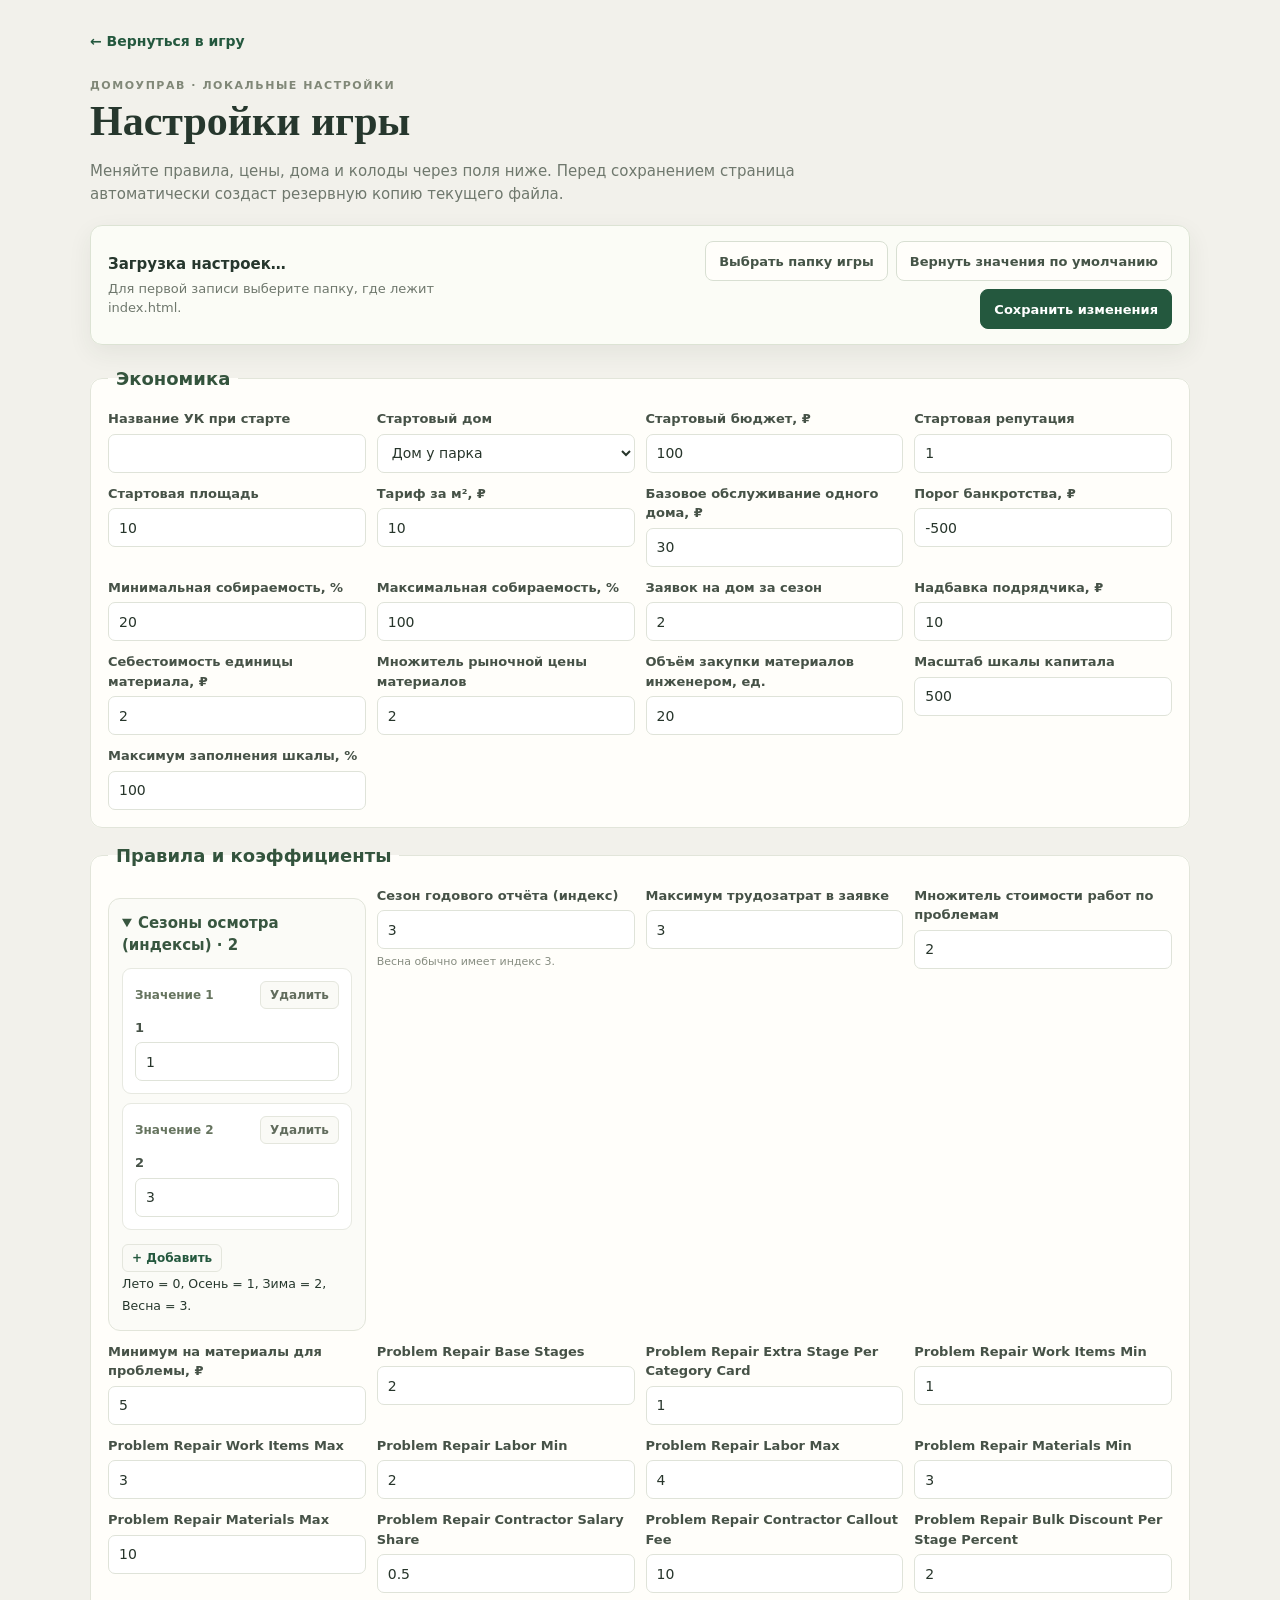
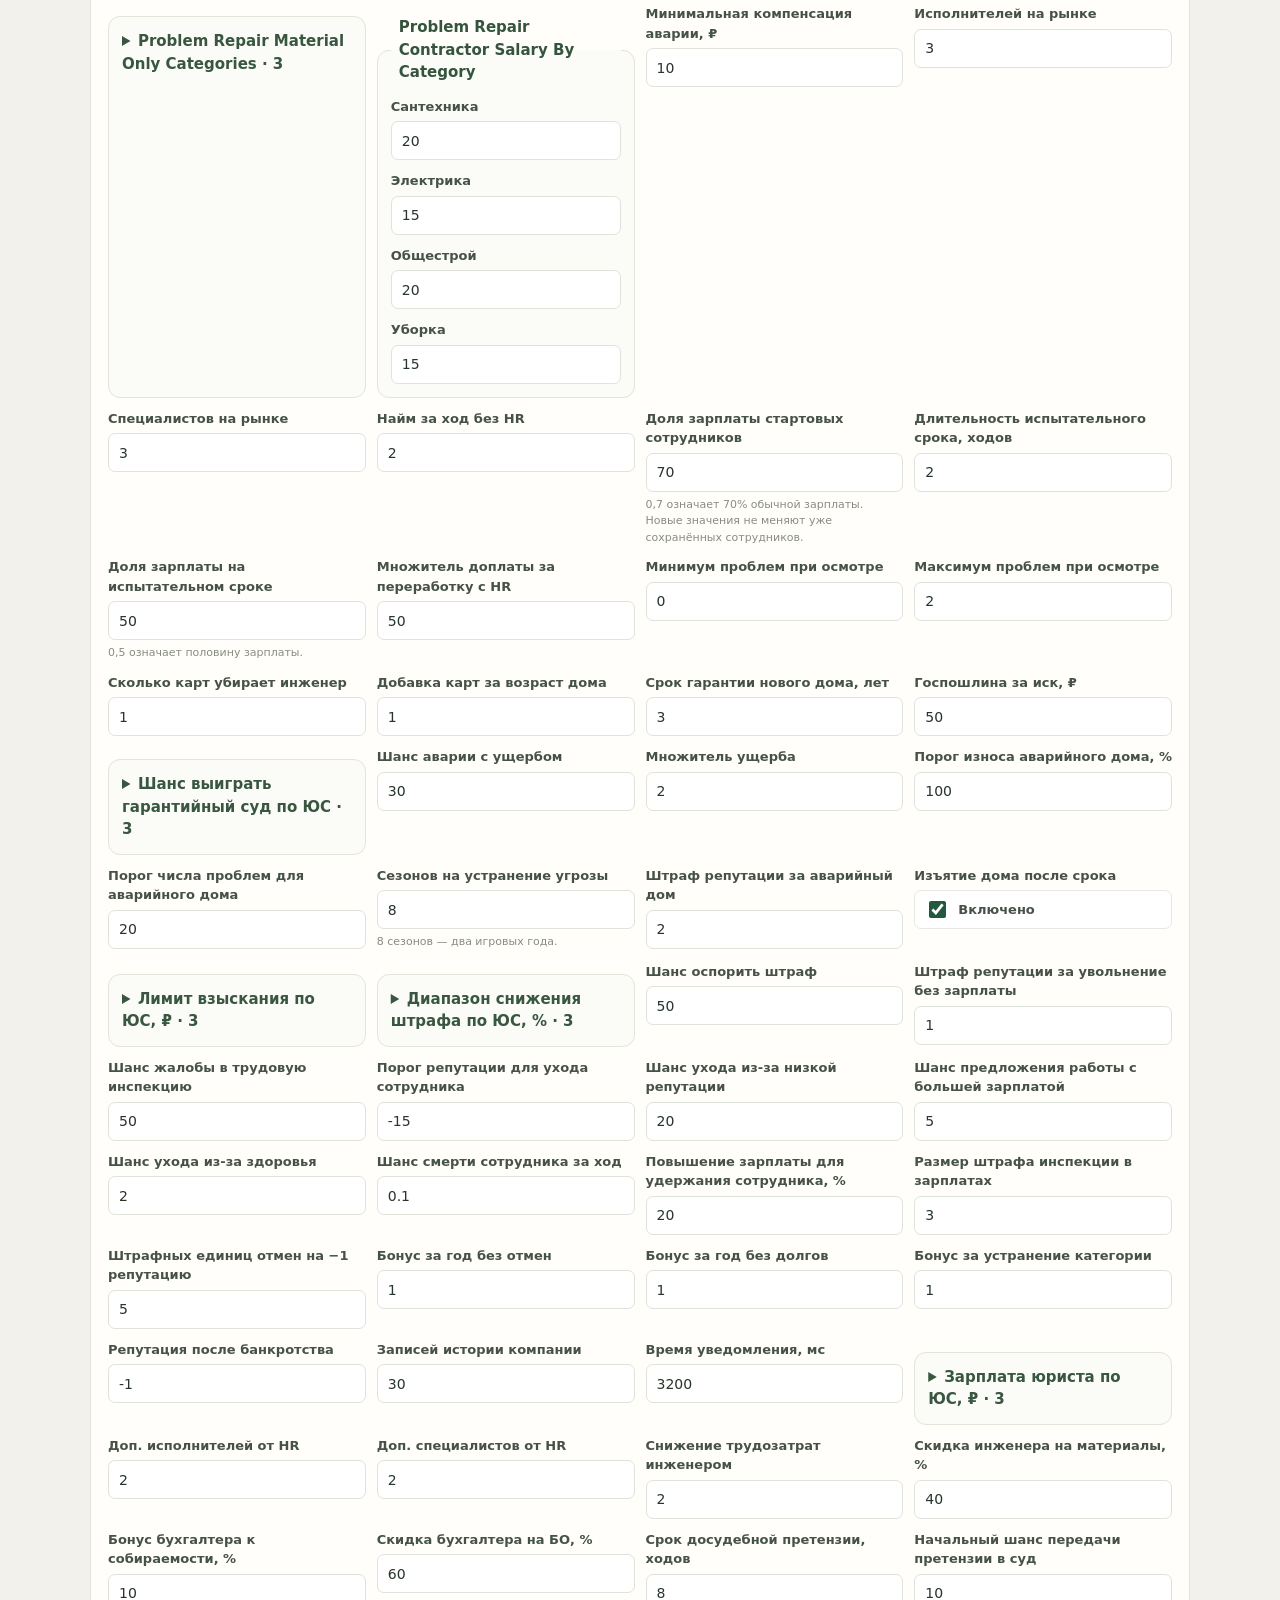
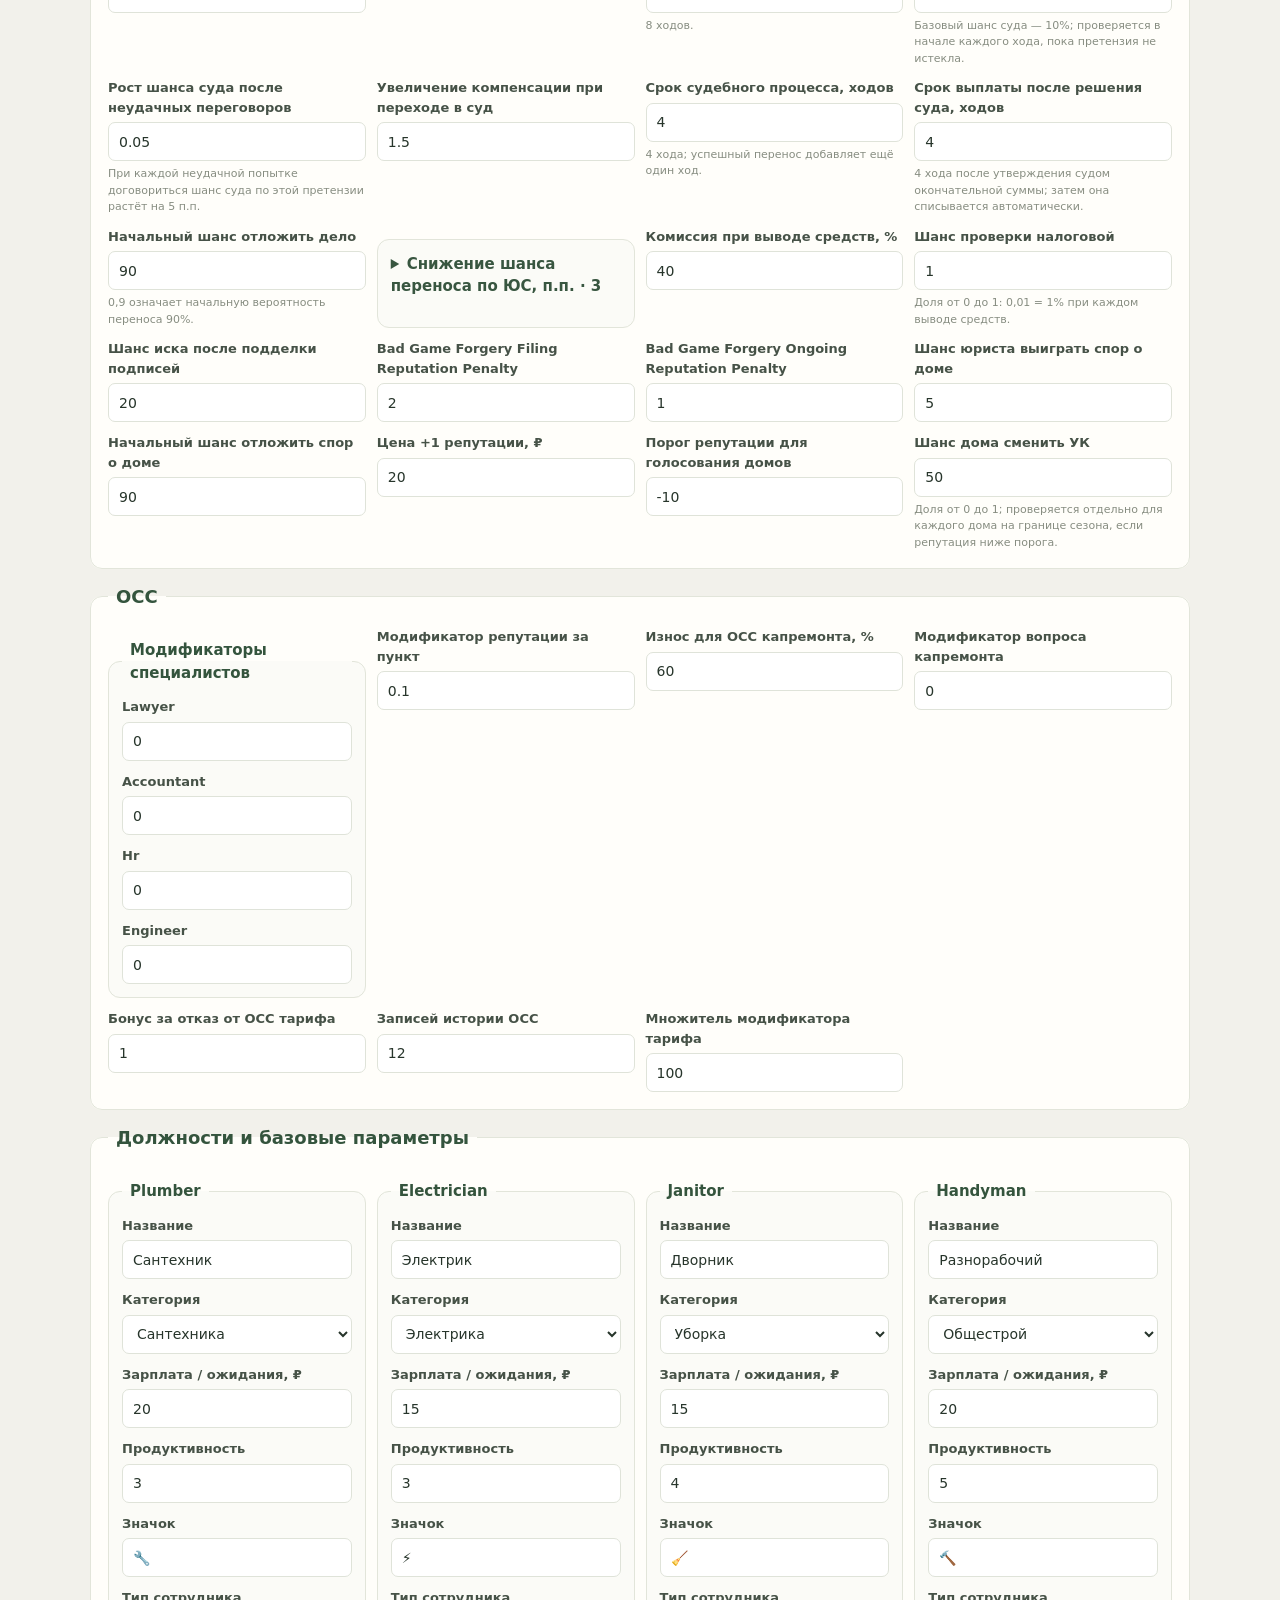
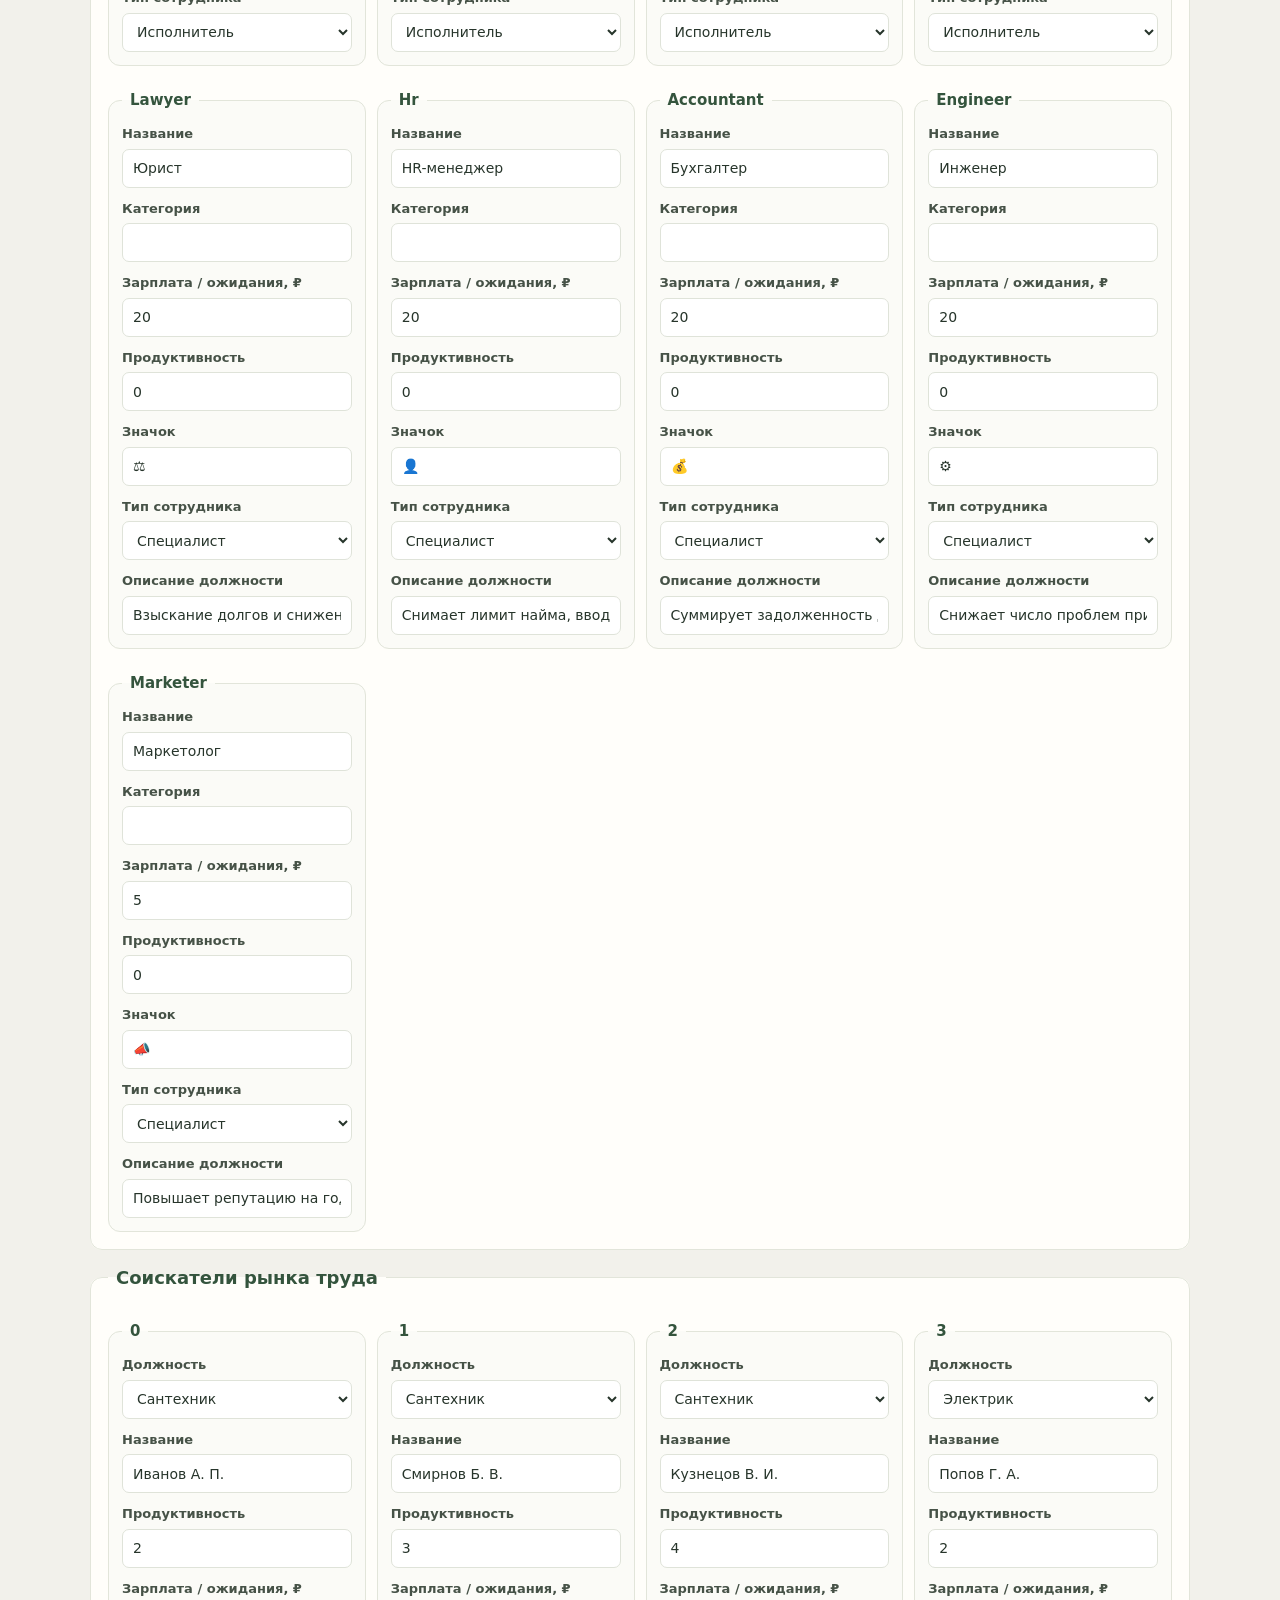
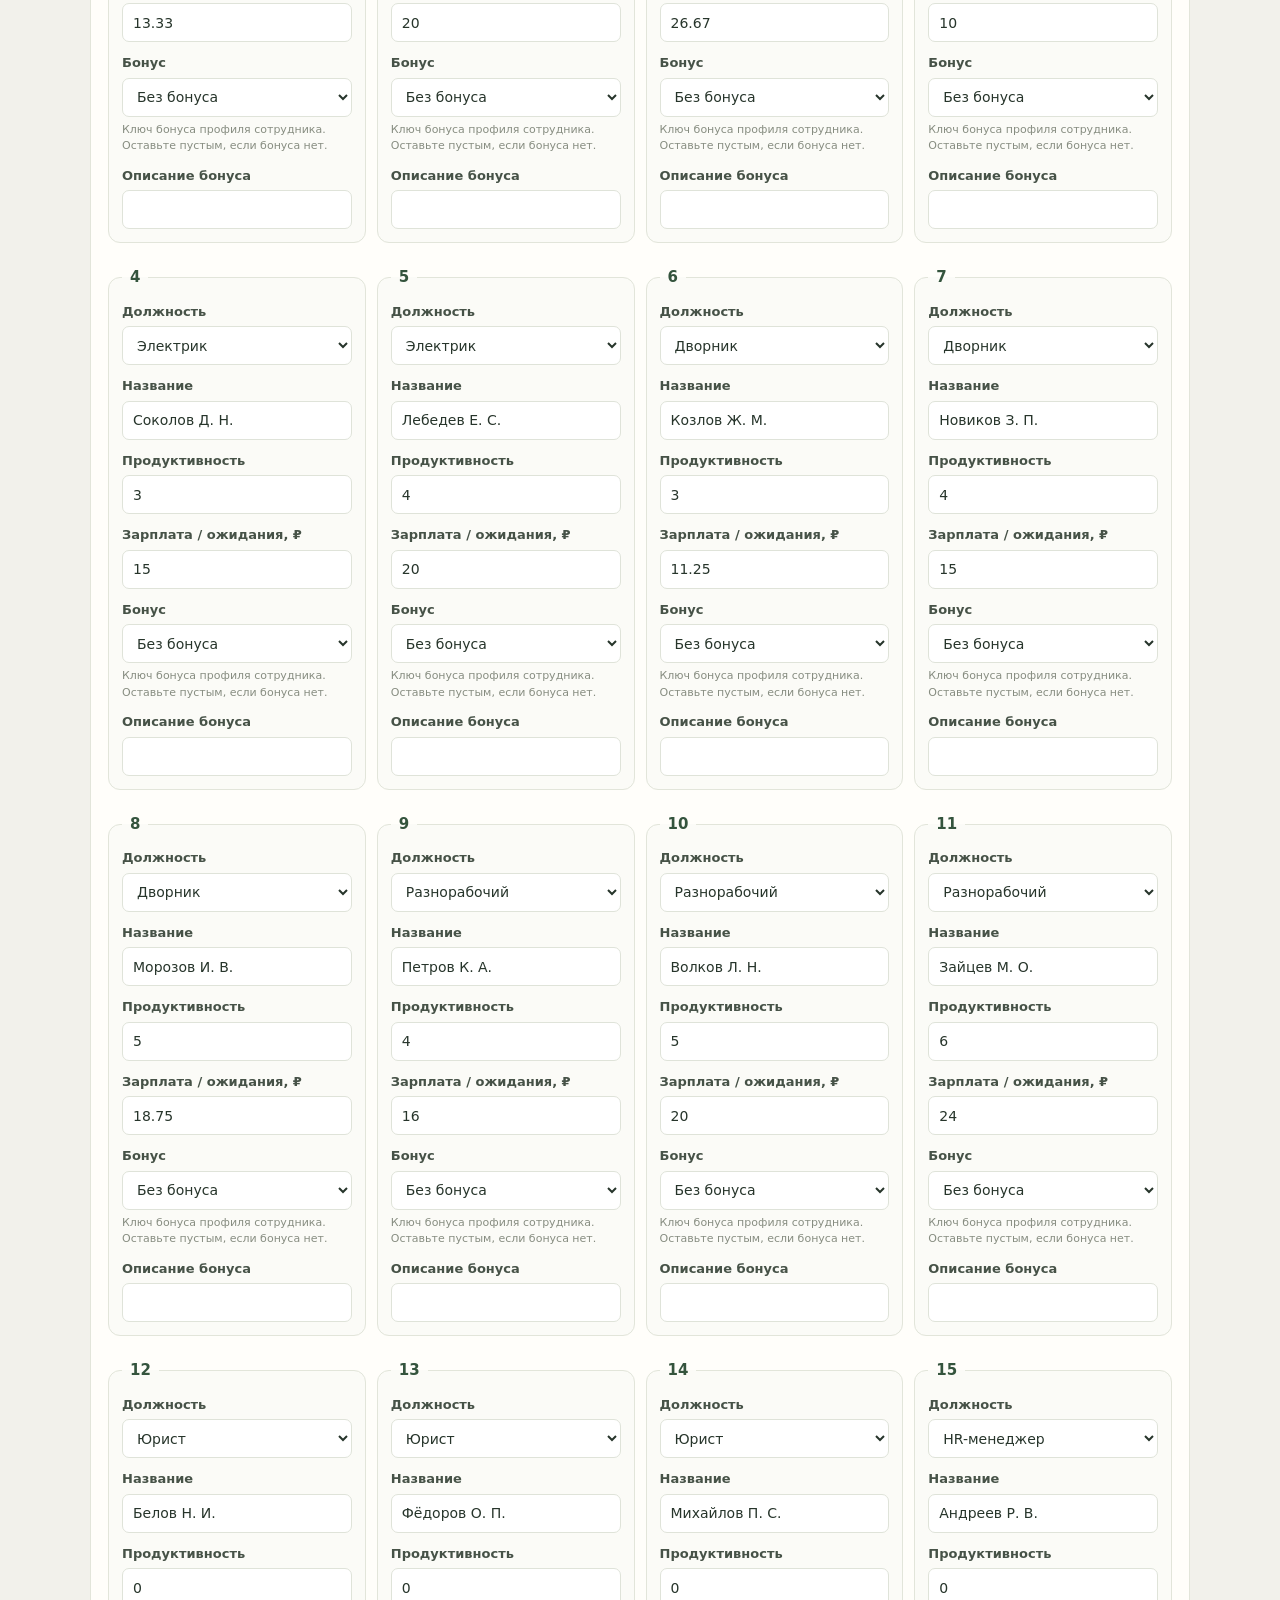
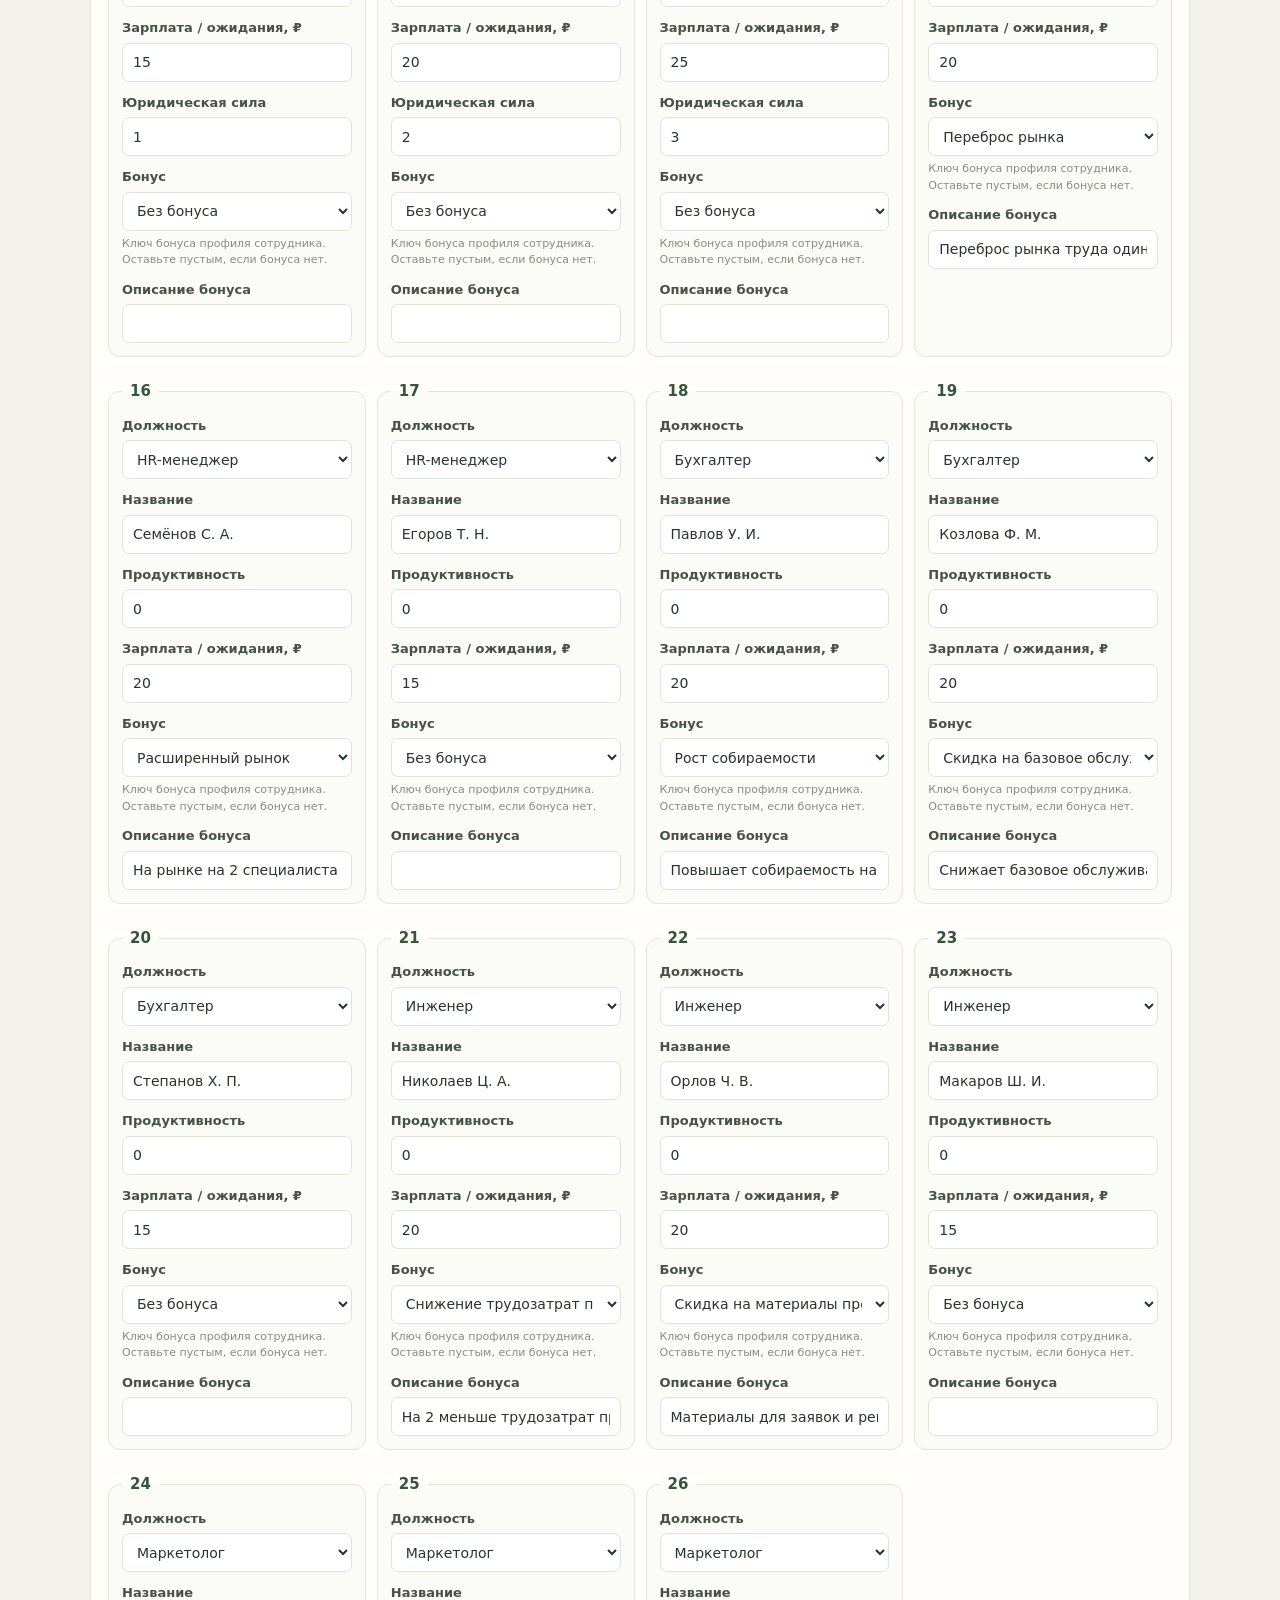
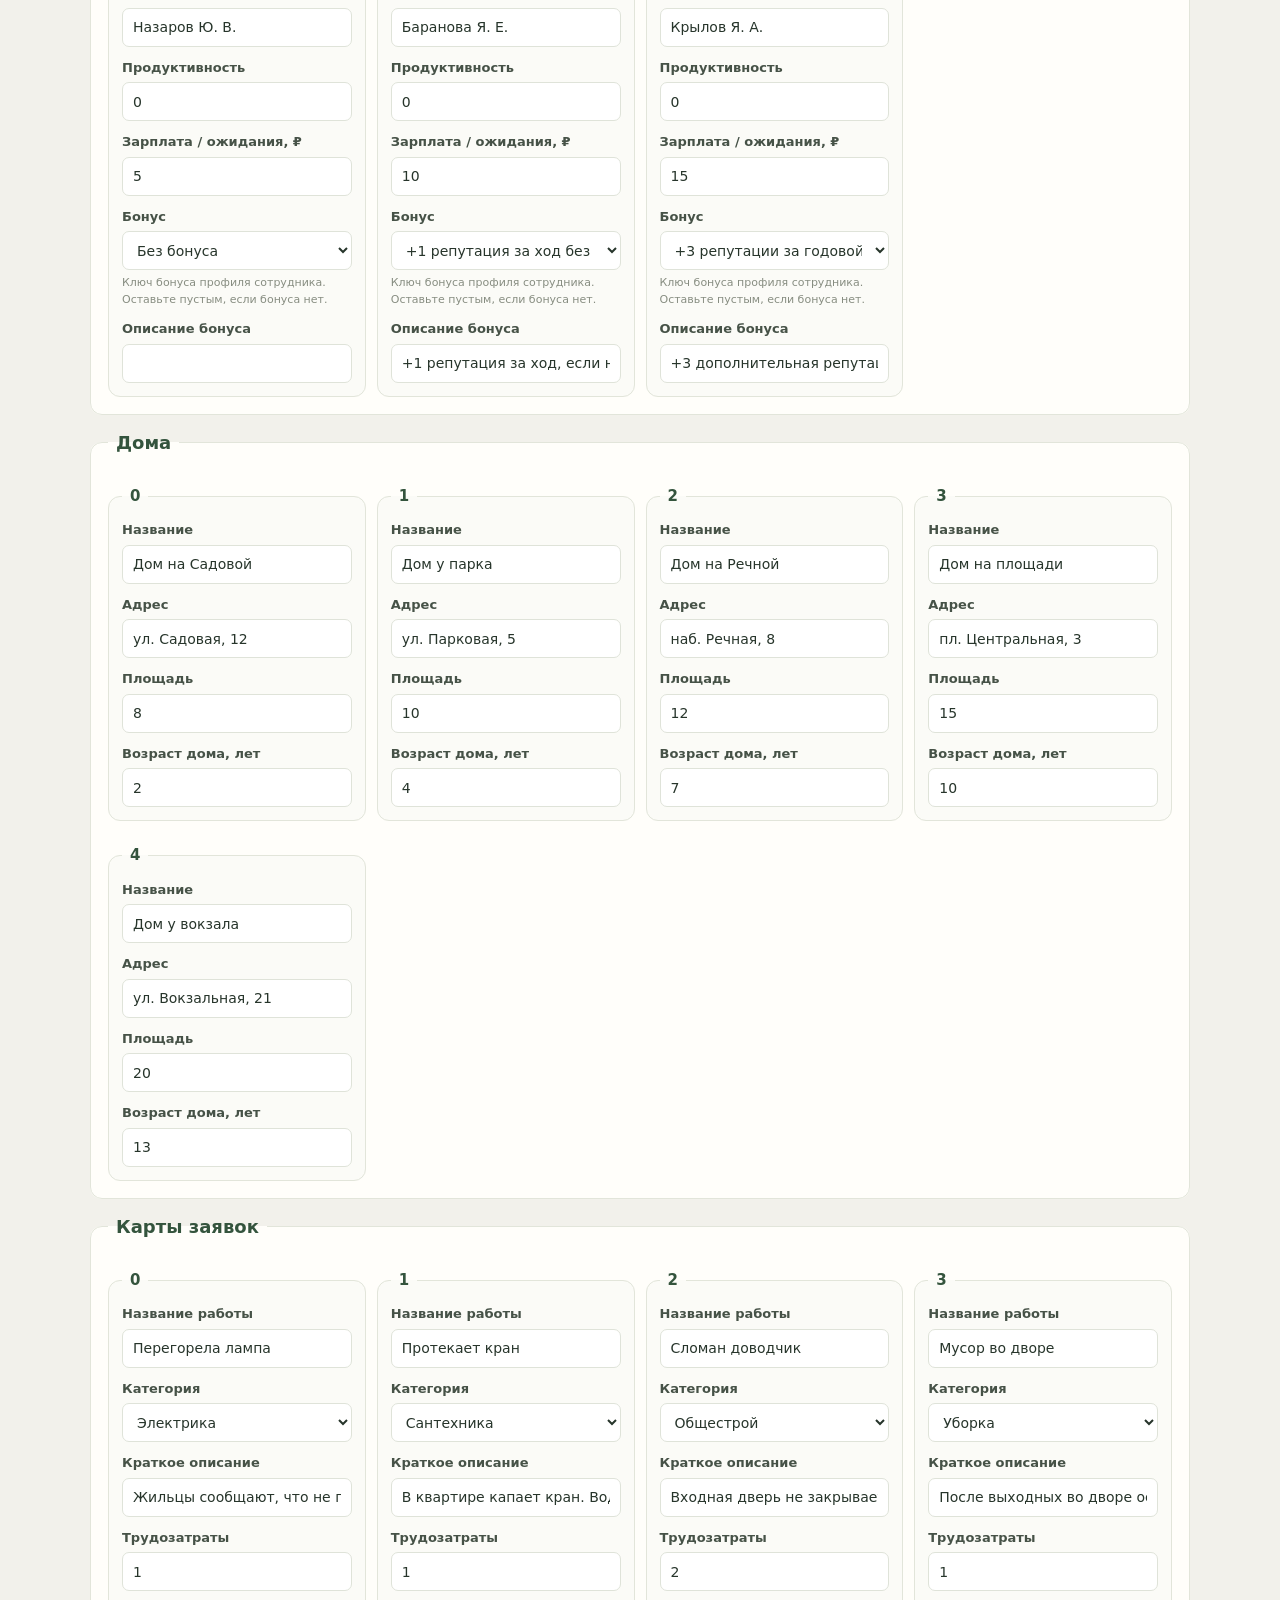
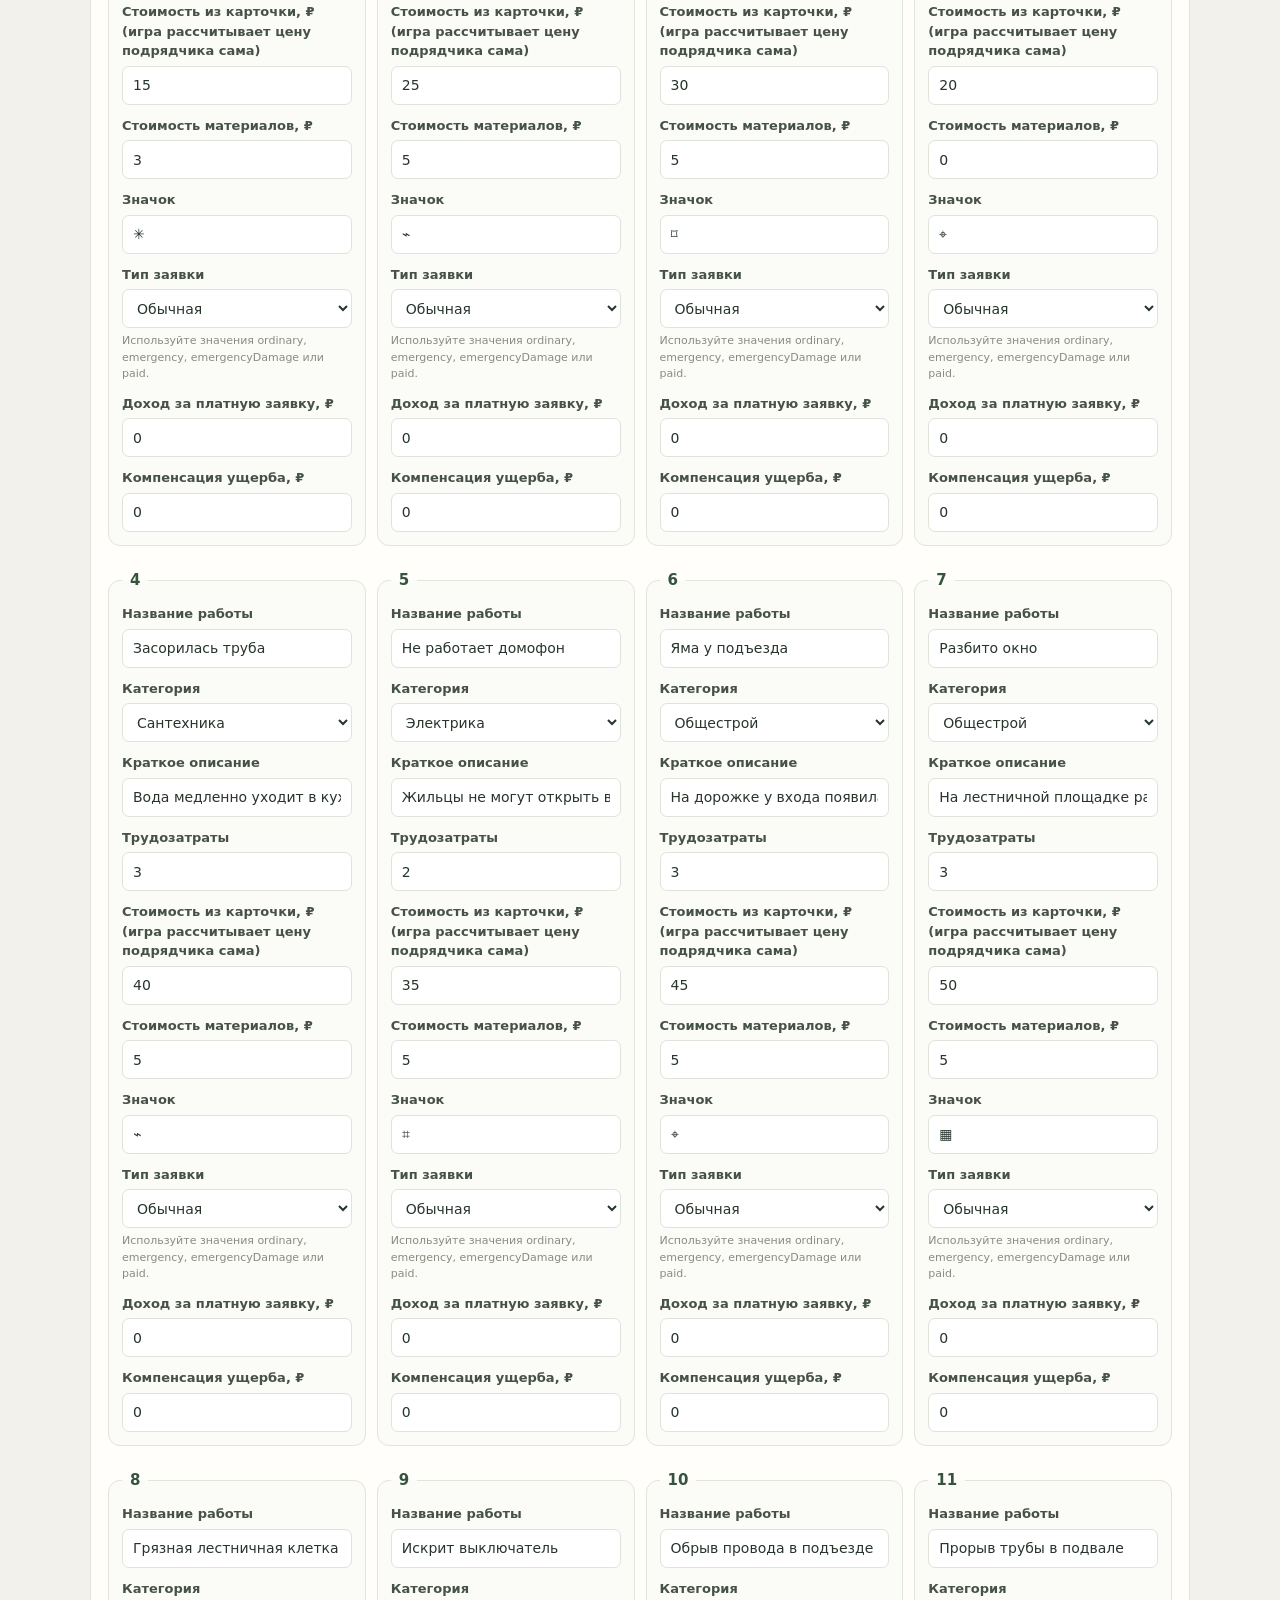
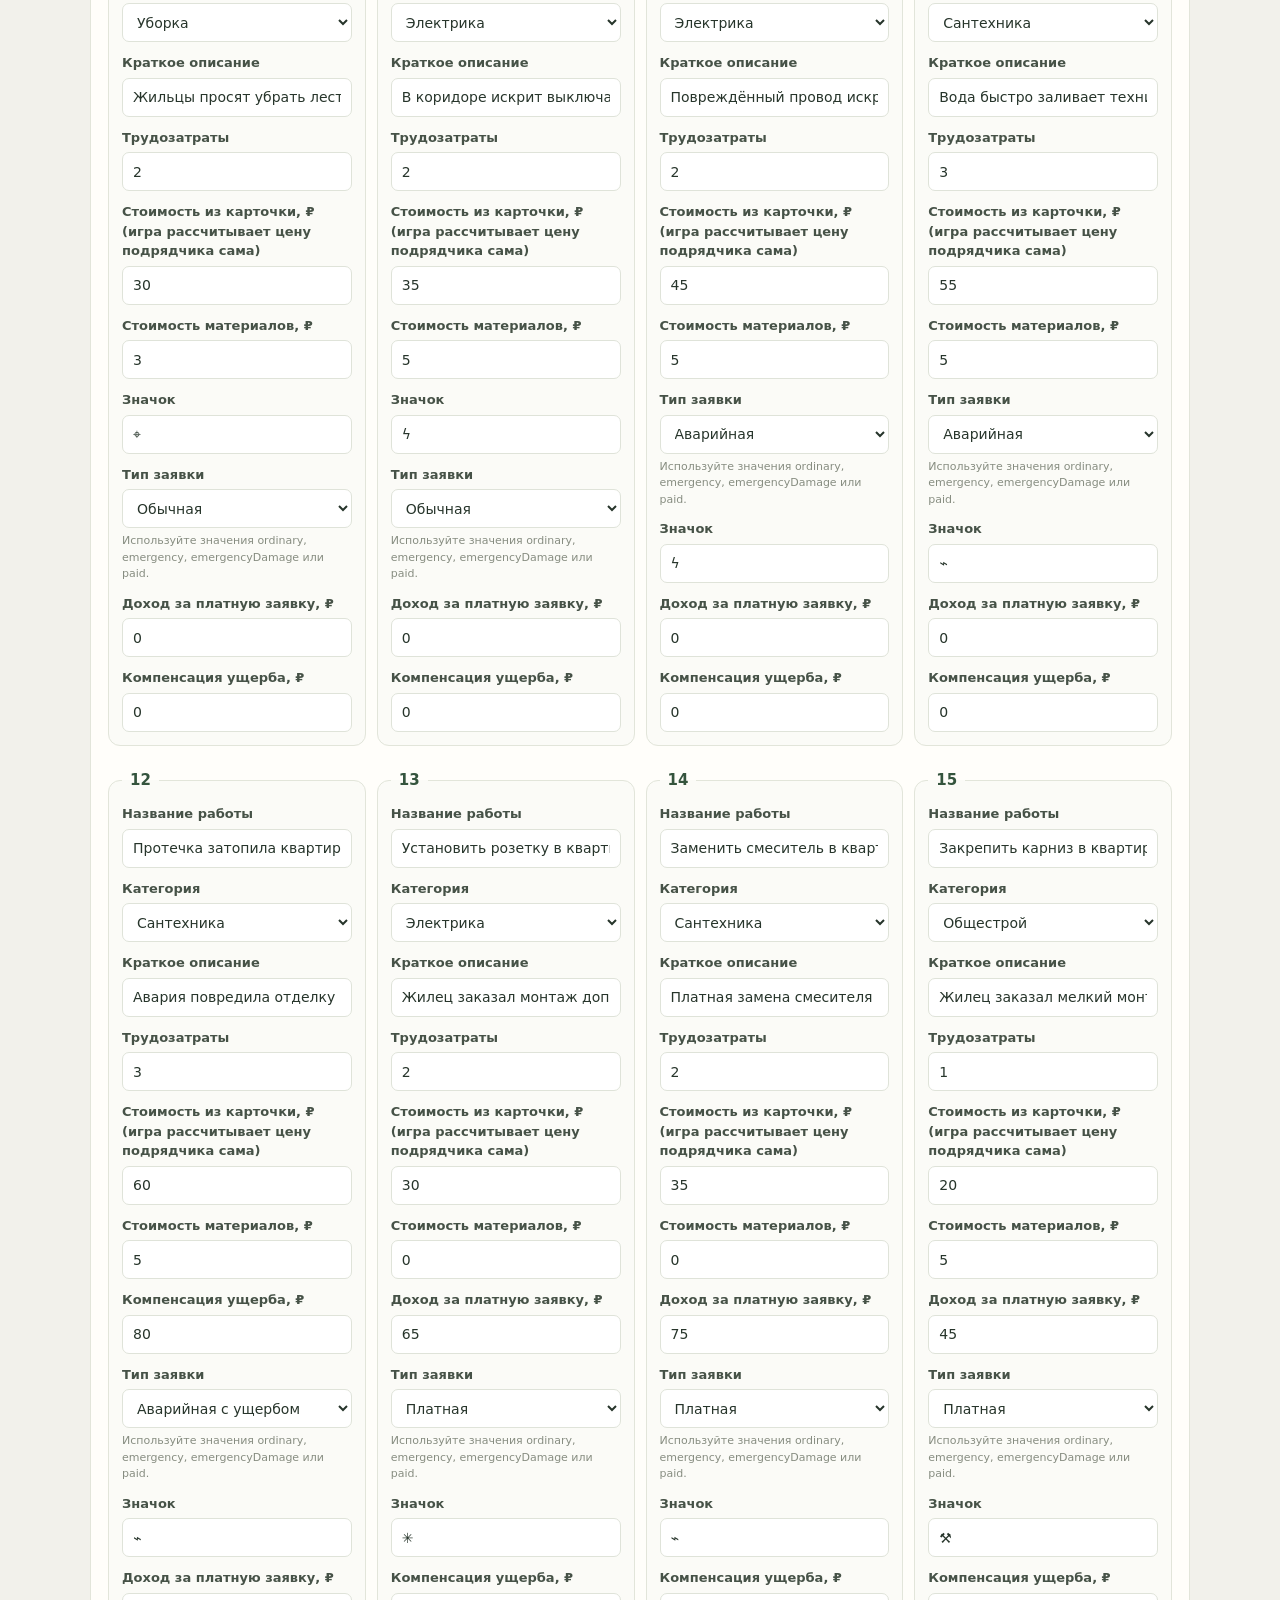
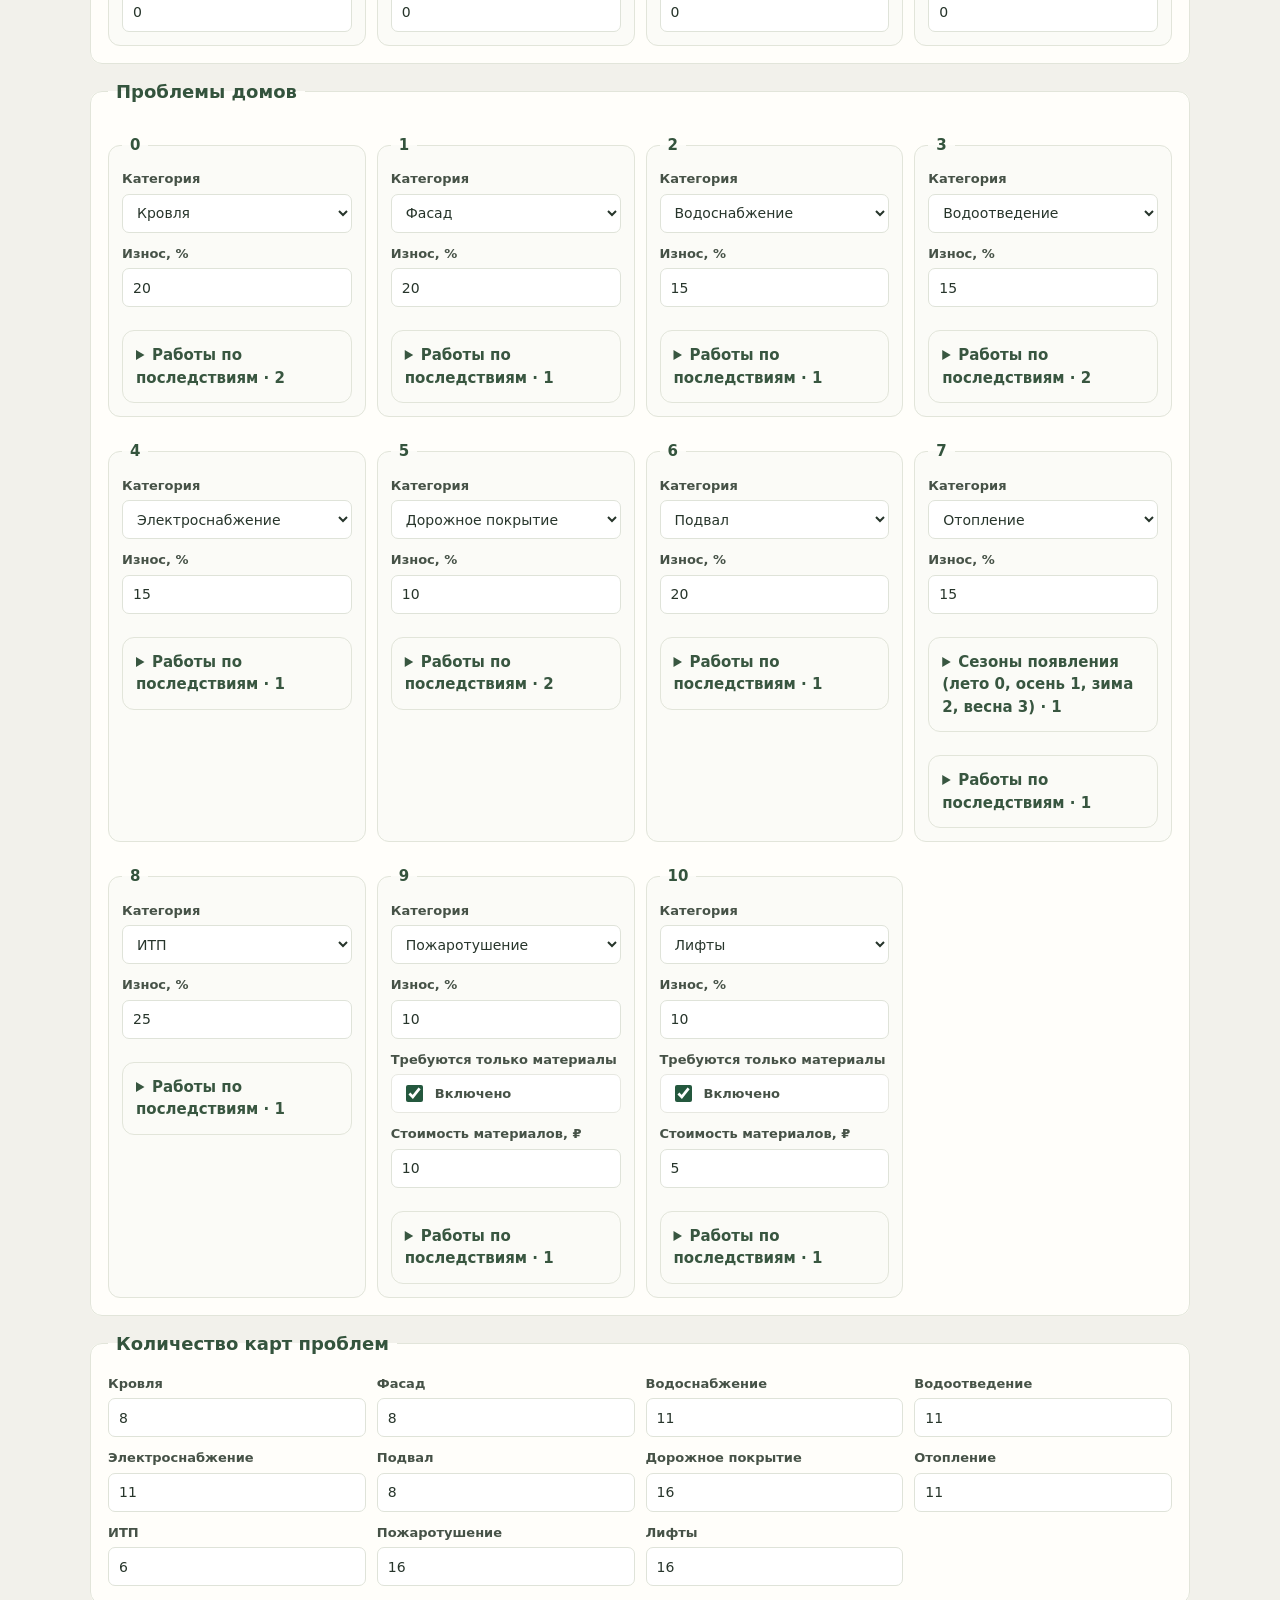
<file: settings.html>
<!doctype html>
<html lang="ru">
<head>
  <meta charset="utf-8">
  <meta name="viewport" content="width=device-width, initial-scale=1">
  <title>Настройки игры — Домоуправ</title>
  <link rel="stylesheet" href="settings.css">
</head>
<body>
  <main class="settings-shell">
    <header class="page-header">
      <a class="back-link" href="index.html">← Вернуться в игру</a>
      <p class="eyebrow">ДОМОУПРАВ · ЛОКАЛЬНЫЕ НАСТРОЙКИ</p>
      <h1>Настройки игры</h1>
      <p class="intro">Меняйте правила, цены, дома и колоды через поля ниже. Перед сохранением страница автоматически создаст резервную копию текущего файла.</p>
    </header>

    <section class="save-panel" aria-label="Сохранение настроек">
      <div>
        <strong id="save-state">Загрузка настроек…</strong>
        <p id="save-help">Для первой записи выберите папку, где лежит index.html.</p>
      </div>
      <div class="save-actions">
        <button id="choose-folder" class="button secondary" type="button">Выбрать папку игры</button>
        <button id="reset-defaults" class="button secondary" type="button">Вернуть значения по умолчанию</button>
        <button id="save-config" class="button primary" type="button">Сохранить изменения</button>
      </div>
    </section>

    <div id="config-form" class="config-form"></div>
    <footer><p>Это локальная страница. Изменения применяются к файлу <code>game-config.js</code> на этом компьютере. Они не отправляются на GitHub автоматически.</p></footer>
  </main>
  <script src="game-config.default.js"></script>
  <script>window.DOMOUPRAV_DEFAULTS = structuredClone(window.DOMOUPRAV_CONFIG);</script>
  <script src="game-config.js"></script>
  <script src="settings.js"></script>
</body>
</html>
</file>
<file: style.css>
:root {
  color-scheme: light;
  --paper: #f3f1eb;
  --card: #fffefa;
  --ink: #24352b;
  --muted: #5e655b;
  --line: #e8e6df;
  --green: #244c36;
  --lime: #b9d75a;
  --orange: #ec8d55;
}
* { box-sizing: border-box; }
body { margin: 0; min-width: 350px; background: var(--paper); color: var(--ink); font-family: "DM Sans", sans-serif; -webkit-font-smoothing: antialiased; }
button { font: inherit; }
.game-shell { width: min(1800px, calc(100% - 48px)); margin: 0 auto; }
.topbar { min-height: 72px; height: auto; display: flex; align-items: stretch; justify-content: space-between; border-bottom: 1px solid #e4e2db; }
.brand,.topbar-center,.topbar>.icon-button,.topbar>.settings-link { align-self: center; }
.brand { display: inline-flex; align-items: center; gap: 10px; color: var(--ink); text-decoration: none; font-family: "Manrope", sans-serif; font-weight: 800; font-size: 19px; letter-spacing: -1px; }
.brand-mark { width: 31px; height: 31px; border-radius: 9px; background: var(--green); color: var(--lime); display: grid; place-items: center; }
.brand-mark svg { width: 25px; height: 25px; }.brand-dot { color: #a2c84f; }
.topbar-center { display: flex; align-items: center; gap: 8px; color: #85877f; font-size: 9px; font-weight: 700; letter-spacing: 1.6px; }
.online-dot,.status-dot { width: 7px; height: 7px; border-radius: 50%; background: #82a746; display: inline-block; }
.icon-button { width: 34px; height: 34px; display: grid; place-items: center; border: 1px solid #e3e1d9; border-radius: 50%; background: transparent; color: #777d72; cursor: pointer; transition: background .2s,color .2s; }
.icon-button:hover { color: var(--green); background: #fff; }.icon-button svg { width: 16px; height: 16px; }
.hero { min-height: 292px; display: grid; grid-template-columns: 1.05fr .95fr; align-items: center; gap: 20px; padding: 31px 6px 28px; overflow: hidden; }
.eyebrow,.section-label { color: #777f72; font-size: 9px; font-weight: 700; letter-spacing: 1.8px; }
.eyebrow { display: flex; align-items: center; gap: 9px; margin: 0 0 14px; }.eyebrow-line { width: 18px; height: 2px; background: #a6c652; }
h1,h2,h3,p { margin-top: 0; }
h1 { margin-bottom: 12px; color: var(--ink); font-family: "Manrope",sans-serif; font-size: clamp(35px, 4.3vw, 51px); line-height: 1.06; letter-spacing: -2.3px; font-weight: 700; }
h1 span { color: #7f9562; }
.hero-copy { max-width: 430px; margin-bottom: 0; color: #797e74; font-size: 12px; line-height: 1.7; }
.hero-building { position: relative; min-height: 232px; height: 232px; }
.sun { position: absolute; top: 12px; right: 67px; width: 60px; height: 60px; border-radius: 50%; background: #e9d79f; opacity: .69; }
.building-shadow { position: absolute; width: 220px; height: 23px; border-radius: 50%; bottom: 25px; left: 50%; transform: translateX(-48%); background: #dcd9ce; }
.building-art { position: absolute; bottom: 40px; left: 50%; width: 149px; transform: translateX(-50%); }
.roof { height: 0; width: 166px; margin-left: -8px; border-left: 83px solid transparent; border-right: 83px solid transparent; border-bottom: 31px solid #526b51; }
.building-body { position: relative; width: 149px; height: 116px; border: 1px solid #d5d1c4; border-top: 0; background: #e9e2cf; box-shadow: inset 8px 0 #ddd4c0, inset -8px 0 #f1ebdc; }
.building-cap { height: 8px; background: #98a878; border-bottom: 1px solid #819365; }
.windows { width: 92px; margin: 13px auto 0; display: grid; grid-template-columns: repeat(4,15px); grid-auto-rows: 17px; gap: 10px 10px; }
.windows i { position: relative; display: block; background: #adc1b3; border: 2px solid #6e826d; }
.windows i:nth-child(4n+1),.windows i:nth-child(4n+2) { background: #e8bf77; }
.windows i::after { content: ""; position: absolute; left: 50%; top: 0; height: 100%; border-left: 1px solid #6e826d; }
.entry { position: absolute; bottom: 0; left: 63px; width: 25px; height: 34px; border: 2px solid #53644f; border-bottom: 0; border-radius: 12px 12px 0 0; background: #798a6d; }
.building-base { height: 6px; background: #819066; }
.ground { position: absolute; left: 3%; right: 2%; bottom: 28px; height: 1px; background: #d8d6cc; }
.hero-caption { position: absolute; left: 10%; bottom: 7px; display: flex; align-items: center; gap: 7px; color: #8d9087; font-size: 7px; font-weight: 700; letter-spacing: 1.4px; }
.caption-line { width: 16px; height: 1px; background: #9ab267; }
.dashboard { border: 1px solid #e6e3da; border-radius: 12px; padding: 22px; background: rgba(255,254,250,.67); }
.dashboard-heading,.panel-heading,.log-heading { display: flex; align-items: center; justify-content: space-between; }
.dashboard-heading { margin-bottom: 15px; }.section-label { margin: 0 0 5px; font-size: 8px; letter-spacing: 1.55px; }
.dashboard h2,.log-heading h2 { margin: 0; font: 700 18px/1.25 "Manrope",sans-serif; letter-spacing: -.5px; }
.timeline-panel { margin: 0 0 14px; padding: 13px 15px 11px; border: 1px solid #e9e7df; border-radius: 8px; background: #fffefa; }.timeline-title { display: flex; align-items: center; justify-content: space-between; }.timeline-title h2 { font-size: 14px; }.phase-badge { padding: 6px 9px; border-radius: 15px; background: #eef2e3; color: #617743; font-size: 8px; font-weight: 700; }.season-track { display: grid; grid-template-columns: repeat(4,1fr); margin-top: 12px; }.season-node { position: relative; display: flex; align-items: center; gap: 7px; min-height: 28px; color: #a1a196; font-size: 9px; }.season-node:not(:last-child)::after { position: absolute; top: 13px; left: 33px; right: 0; z-index: 0; height: 1px; background: #e8e7df; content: ""; }.season-icon { z-index: 1; display: grid; place-items: center; width: 25px; height: 25px; border: 1px solid #e6e5dc; border-radius: 50%; background: #fffefa; color: #98988e; font-size: 12px; }.season-current { color: #526c3e; font-weight: 700; }.season-current .season-icon { border-color: #9ab45d; background: #f1f5e5; color: #6d8c42; box-shadow: 0 0 0 3px #f1f5e5; }.season-done .season-icon { border-color: #dfe8cf; background: #eaf0dc; color: #6f884b; }.phase-track { display: flex; justify-content: space-between; gap: 6px; margin-top: 10px; padding-top: 9px; border-top: 1px solid #f0eee8; }.phase-step { color: #aaa99f; font-size: 7px; }.phase-step.active { color: #536d3c; font-weight: 700; }.phase-step.phase-done { color: #7a8e5b; }
.annual-report[hidden] { display: none; }.annual-report { margin-bottom: 14px; padding: 17px; border: 1px solid #dfe7d4; border-radius: 8px; background: #f8faf2; }.report-heading { display: flex; align-items: center; justify-content: space-between; margin-bottom: 12px; }.report-heading h2 { font-size: 18px; }.report-stamp { padding: 5px 8px; border: 1px solid #d7e0c7; border-radius: 4px; color: #758752; font-size: 7px; font-weight: 700; letter-spacing: 1px; }.report-columns { display: grid; grid-template-columns: 1fr 1fr; gap: 10px; }.report-column { padding: 12px; border: 1px solid #e9ecdf; border-radius: 6px; background: #fffefa; }.report-column h3 { margin: 0 0 10px; color: #41533e; font: 700 11px "Manrope",sans-serif; }.report-money { display: grid; grid-template-columns: 1fr 1fr; gap: 7px; margin-bottom: 9px; }.report-money>div,.report-count-grid>div { display: flex; justify-content: space-between; align-items: center; gap: 6px; min-width: 0; padding: 7px; border-radius: 4px; background: #f7f8f2; }.report-money span,.report-count-grid span { color: #898b80; font-size: 8px; }.report-money b { color: #3e5940; font: 700 12px "Manrope",sans-serif; white-space: nowrap; }.report-count-grid { display: grid; gap: 4px; }.report-count-grid>div { padding: 5px 7px; }.report-count-grid b { color: #354638; font: 700 10px "Manrope",sans-serif; }.report-footnote { margin: 10px 0; color: #82867a; font-size: 8px; }.report-footnote b { color: #586e3d; }.next-year-button { max-width: 250px; }
.turn-pill { display: flex; align-items: center; gap: 7px; border: 1px solid #e8e6de; border-radius: 20px; padding: 7px 10px; color: #5d675b; font-size: 8px; font-weight: 700; letter-spacing: .8px; }
.turn-icon { display: grid; place-items: center; width: 16px; height: 16px; border-radius: 50%; background: #e9f0d7; color: #69883e; font-size: 10px; }
.stats-grid { display: grid; grid-template-columns: repeat(4,1fr); gap: 10px; }
.stat-card { position: relative; min-height: 103px; padding: 13px 14px 11px; border: 1px solid #eceae3; border-radius: 8px; background: #fffefa; overflow: hidden; }
.stat-top { display: flex; justify-content: space-between; align-items: center; color: #909188; font-size: 7px; font-weight: 700; letter-spacing: 1.05px; }
.stat-symbol { color: #8ca05f; font-size: 16px; font-weight: 500; line-height: 14px; }.ruble { font-size: 13px; }
.stat-value { margin-top: 10px; color: #2d4335; font: 700 26px/1 "Manrope",sans-serif; letter-spacing: -.9px; }
.stat-value span { color: #858a80; font: 500 12px "DM Sans",sans-serif; letter-spacing: 0; }.stat-value.negative { color: #bc5e4c; }
.stat-note { margin-top: 7px; color: #919187; font-size: 9px; }.capital-card .stat-note { display: flex; align-items: center; gap: 6px; }
.capital-bar { position: absolute; bottom: 0; left: 0; width: 100%; height: 3px; background: #e8eadf; }.capital-bar div { height: 100%; width: 100%; background: #9fbd5d; transition: width .3s; }
.income-card { background: #f5f7ec; border-color: #ebeedf; }.income-card .stat-value { color: #607a3b; }
.collection-card { background: #f2f5f2; border-color: #e6ebe5; }.collection-card .stat-value { color: #536d5b; }
.reputation-card { background: #f7f5e9; border-color: #ebe8d8; }.reputation-card .stat-value { color: #8a7540; }.reputation-value.negative { color: #bc5e4c; }
.upkeep-card { background: #f3f3ee; border-color: #e8e7df; }.upkeep-card .stat-value { color: #66735d; }.house-debt-card .stat-symbol { color: #ad825c; }
.market-panel { margin-top: 13px; padding: 16px 17px 12px; border: 1px solid #eae8e0; border-radius: 8px; background: #fffefa; }.market-panel .panel-heading { margin-bottom: 5px; }.market-panel .panel-heading h2 { font-size: 15px; }.market-copy { margin: 0 0 11px; color: #898b80; font-size: 9px; line-height: 1.5; }.market-grid { display: grid; grid-template-columns: repeat(5,minmax(0,1fr)); gap: 7px; }.worker-card,.team-member { display: flex; align-items: center; gap: 8px; min-width: 0; padding: 8px; border: 1px solid #eeece6; border-radius: 6px; background: #fffefa; }.worker-hired { background: #f7f9f1; border-color: #e3e9d7; }.worker-icon { display: grid; place-items: center; flex: 0 0 28px; width: 28px; height: 28px; border-radius: 7px; background: #eff2e6; color: #71834f; font-size: 15px; }.worker-info { display: flex; flex: 1; min-width: 0; flex-direction: column; gap: 3px; }.worker-info strong { overflow: hidden; color: #354538; font-size: 9px; text-overflow: ellipsis; white-space: nowrap; }.worker-info span { color: #939389; font-size: 7px; white-space: nowrap; }.hire-button,.fire-button { flex: 0 0 auto; padding: 5px 7px; border: 1px solid #e2e7d6; border-radius: 4px; background: #f1f4e8; color: #607742; font-size: 8px; font-weight: 700; cursor: pointer; }.hire-button:disabled,.fire-button:disabled { border-color: #eeece6; background: #f7f6f2; color: #aaa99f; cursor: default; }.team-heading { display: flex; justify-content: space-between; margin-top: 12px; padding: 9px 0 6px; border-top: 1px solid #f0eee8; color: #898b80; font-size: 7px; font-weight: 700; letter-spacing: 1px; }.team-heading span:last-child { font-weight: 500; letter-spacing: 0; }.team-list { display: grid; grid-template-columns: repeat(3,minmax(0,1fr)); gap: 7px; }.team-member { flex-wrap: wrap; }.worker-status { color: #728a4e; font-size: 7px; white-space: nowrap; }.worker-status.used { color: #99968a; }.worker-status.unhappy { color: #b26d50; }.team-unhappy { background: #fdf8f3; border-color: #f0e2d7; }.fire-button { margin-left: auto; padding: 4px 6px; background: #faf2ed; border-color: #f0e0d6; color: #a76b4c; }.team-empty { padding: 10px; border: 1px dashed #e5e4dc; border-radius: 5px; color: #99988e; font-size: 8px; }
.fire-actions { display: flex; flex-wrap: wrap; justify-content: flex-end; gap: 5px; width: 100%; margin-left: auto; }.fire-actions button { font-size: 7px; }.fire-unpaid-button { padding: 4px 6px; border: 1px solid #f0e0d6; border-radius: 4px; background: #fdf5f1; color: #a7604c; cursor: pointer; }.fire-unpaid-button:disabled { border-color: #eeece6; background: #f7f6f2; color: #aaa99f; cursor: default; }
.legal-panel[hidden],.problem-panel[hidden],.oss-agenda-panel[hidden],#draw-button[hidden],#end-turn-button[hidden] { display: none !important; }.legal-panel { margin: 13px 0 0; padding: 17px; border: 1px solid #e7e6dc; border-radius: 8px; background: #fbfcf6; }.legal-heading { display: flex; justify-content: space-between; align-items: center; }.legal-heading .section-label { margin-bottom: 4px; color: #788755; }.legal-heading h2 { margin: 0; color: #354938; font: 700 16px "Manrope",sans-serif; }.legal-mark { display: grid; place-items: center; width: 34px; height: 34px; border-radius: 9px; background: #edf1df; color: #6c7f46; font: 700 19px Georgia,serif; }.legal-copy { margin: 8px 0 12px; color: #7e8475; font-size: 9px; line-height: 1.5; }.legal-options { display: grid; gap: 7px; }.legal-option { display: flex; justify-content: space-between; align-items: center; gap: 12px; padding: 10px; border: 1px solid #e9e9df; border-radius: 6px; background: #fffefa; }.legal-option>div { display: grid; gap: 3px; }.legal-option strong { color: #485545; font-size: 9px; }.legal-option span,.legal-empty,.legal-complete { color: #909187; font-size: 8px; }.legal-action-button,.legal-skip-button { padding: 7px 10px; border: 1px solid #dce5d2; border-radius: 5px; background: #eff3e7; color: #596d3e; font-size: 8px; font-weight: 700; cursor: pointer; }.legal-action-button:disabled { opacity: .55; cursor: default; }.legal-empty { padding: 10px; border: 1px dashed #e5e4dc; border-radius: 5px; }.legal-complete { margin-top: 11px; padding: 9px 10px; border-radius: 5px; background: #f0f4e8; color: #66784a; }.legal-skip-button { margin-top: 10px; background: transparent; border-color: #e5e4dc; color: #85867d; }.report-reputation { display: grid; grid-template-columns: minmax(165px,.7fr) 1.3fr; gap: 10px; align-items: center; margin-bottom: 11px; padding: 10px; border: 1px solid #e6e8d9; border-radius: 6px; background: #fffefa; }.report-reputation>div { display: flex; flex-direction: column; gap: 4px; }.report-reputation span { color: #85877c; font-size: 8px; }.report-reputation b { color: #75653d; font: 700 15px "Manrope",sans-serif; }.report-reputation ul { display: grid; gap: 3px; margin: 0; padding-left: 13px; color: #82867a; font-size: 8px; }
.penalties-panel { margin: 12px 0 0; padding: 14px 16px 10px; border: 1px solid #eee3d8; border-radius: 8px; background: #fffdfa; }.penalties-panel .panel-heading { margin-bottom: 9px; }.penalties-panel .panel-heading h2 { font-size: 15px; }.penalty-total { padding: 5px 8px; border-radius: 12px; background: #f8eee6; color: #9b674c; font-size: 8px; font-weight: 700; }.penalties-list { display: grid; gap: 6px; max-height: 220px; overflow: auto; }.penalty-row { display: grid; grid-template-columns: 25px minmax(0,1fr) auto auto auto; align-items: center; gap: 9px; min-height: 43px; padding: 6px 8px; border: 1px solid #efece5; border-radius: 5px; background: #fffefa; }.penalty-icon { display: grid; place-items: center; width: 23px; height: 23px; border-radius: 50%; background: #faeae3; color: #a85842; font-size: 11px; font-weight: 700; }.penalty-info { display: flex; min-width: 0; flex-direction: column; gap: 3px; }.penalty-info strong { overflow: hidden; color: #485347; font-size: 8px; text-overflow: ellipsis; white-space: nowrap; }.penalty-info span { color: #97958b; font-size: 7px; }.penalty-amount { color: #8d523f; font: 700 11px "Manrope",sans-serif; white-space: nowrap; }.penalty-status { color: #a16c54; font-size: 7px; white-space: nowrap; }.penalty-paid .penalty-icon { background: #eaf1df; color: #6d8747; }.penalty-paid .penalty-amount,.penalty-paid .penalty-status { color: #768564; }.penalty-written-off .penalty-icon { background: #efeee9; color: #8c8c82; }.penalty-written-off .penalty-status { color: #8c8c82; }.pay-penalty-button { padding: 6px 9px; border: 1px solid #e8d6c9; border-radius: 4px; background: #f8eee6; color: #8d5a40; font-size: 8px; font-weight: 700; cursor: pointer; }.pay-penalty-button:hover { background: #f3e1d4; }.pay-penalty-button:disabled { border-color: #ece8e1; background: #f7f6f2; color: #aaa99f; cursor: not-allowed; }.penalties-empty { padding: 11px; border: 1px dashed #e8e5dc; border-radius: 5px; color: #96958b; font-size: 8px; }.penalty-compensation { background: #fffaf5; border-color: #f0e2d6; }.penalty-compensation .penalty-icon { background: #faeee2; color: #a86d42; }
.penalty-compensation { background: #fffaf5; border-color: #f0e2d6; }.penalty-compensation .penalty-icon { background: #faeee2; color: #a86d42; }.house-debt-card .stat-symbol { color: #ad825c; }
.legal-panel[hidden] { display: none; }.legal-panel { margin: 13px 0 0; padding: 17px; border: 1px solid #e7e6dc; border-radius: 8px; background: #fbfcf6; }.legal-heading { display: flex; justify-content: space-between; align-items: center; }.legal-heading .section-label { margin-bottom: 4px; color: #788755; }.legal-heading h2 { margin: 0; color: #354938; font: 700 16px "Manrope",sans-serif; }.legal-mark { display: grid; place-items: center; width: 34px; height: 34px; border-radius: 9px; background: #edf1df; color: #6c7f46; font: 700 19px Georgia,serif; }.legal-copy { margin: 8px 0 12px; color: #7e8475; font-size: 9px; line-height: 1.5; }.legal-options { display: grid; gap: 7px; }.legal-option { display: flex; justify-content: space-between; align-items: center; gap: 12px; padding: 10px; border: 1px solid #e9e9df; border-radius: 6px; background: #fffefa; }.legal-option>div { display: grid; gap: 3px; }.legal-option strong { color: #485545; font-size: 9px; }.legal-option span,.legal-empty,.legal-complete { color: #909187; font-size: 8px; }.legal-action-button,.legal-skip-button { padding: 7px 10px; border: 1px solid #dce5d2; border-radius: 5px; background: #eff3e7; color: #596d3e; font-size: 8px; font-weight: 700; cursor: pointer; }.legal-action-button:disabled { opacity: .55; cursor: default; }.legal-empty { padding: 10px; border: 1px dashed #e5e4dc; border-radius: 5px; }.legal-complete { margin-top: 11px; padding: 9px 10px; border-radius: 5px; background: #f0f4e8; color: #66784a; }.legal-skip-button { margin-top: 10px; background: transparent; border-color: #e5e4dc; color: #85867d; }
.bankruptcy-panel[hidden] { display: none; }.bankruptcy-panel { margin-bottom: 14px; padding: 18px; border: 1px solid #edcfc3; border-radius: 8px; background: #fff8f4; }.bankruptcy-heading { display: flex; align-items: center; gap: 10px; }.bankruptcy-mark { display: grid; place-items: center; width: 32px; height: 32px; border-radius: 50%; background: #f7e2d9; color: #aa563f; font: 800 17px "Manrope",sans-serif; }.bankruptcy-heading .section-label { margin-bottom: 4px; color: #a36c59; }.bankruptcy-heading h2 { margin: 0; color: #613e33; font: 700 17px "Manrope",sans-serif; }.bankruptcy-panel>p { max-width: 750px; margin: 11px 0 14px; color: #806d64; font-size: 10px; line-height: 1.6; }.bankruptcy-button { display: flex; justify-content: space-between; align-items: center; width: min(360px,100%); min-height: 38px; padding: 0 12px; border: 1px solid #9c5543; border-radius: 5px; background: #a65e4a; color: #fff; font-size: 9px; font-weight: 700; cursor: pointer; }.bankruptcy-button:hover { background: #914d3b; }
.turn-layout { display: grid; grid-template-columns:minmax(0,1fr); gap: 12px; margin-top: 13px; }
.turn-layout-slot,.timeline-slot { min-width:0; }
.organization-disclosure { margin:0 0 13px; border:1px solid #e5e5dc; border-radius:9px; background:#fbfaf6; }
.organization-summary { display:flex; align-items:center; gap:10px; padding:11px 14px; list-style:none; cursor:pointer; }
.organization-summary::-webkit-details-marker { display:none; }
.organization-summary::marker { content:""; }
.organization-summary strong { color:#354638; font:700 14px "Manrope",sans-serif; }
.organization-summary span { color:#85877c; font-size:9px; }
.organization-summary i { margin-left:auto; color:#758451; font-size:14px; font-style:normal; transition:transform .15s ease; }
.organization-disclosure[open] .organization-summary i { transform:rotate(180deg); }
.organization-content { display:grid; gap:10px; padding:0 10px 10px; }
.organization-content .founder-panel { margin:0; }
.team-panel { margin:12px 0; }
.team-panel[hidden] { display:none !important; }
.team-panel .team-disclosure { margin:0; }
.requests-panel { width:100%; }
.agenda-next-stage-button { min-height:42px; margin:12px 0 14px; }
.agenda-next-stage-button[hidden] { display:none !important; }
.requests-panel,.actions-panel,.log-panel { border: 1px solid #eae8e0; border-radius: 8px; background: #fffefa; }
.requests-panel { padding: 16px 17px 0; }.panel-heading { margin-bottom: 12px; }.panel-heading h2 { font-size: 15px; }
.request-count { display: inline-block; margin-left: 6px; padding: 3px 6px; border-radius: 10px; background: #f0f1e9; color: #7a816c; vertical-align: 2px; font: 600 9px "DM Sans",sans-serif; letter-spacing: 0; }
.deck-badge { display: flex; align-items: center; gap: 6px; color: #929389; font-size: 7px; font-weight: 700; letter-spacing: 1.1px; }.deck-badge span { width: 6px; height: 6px; border-radius: 50%; background: #d9a464; }
.requests-list { display: grid; gap: 7px; }
.empty-state { display: flex; align-items: center; gap: 11px; min-height: 79px; padding: 12px; border: 1px dashed #e5e4dc; border-radius: 6px; background: #fdfcf8; }
.empty-icon { display: grid; place-items: center; flex: 0 0 31px; height: 31px; border-radius: 8px; background: #eff2e6; color: #728b47; font-size: 17px; }
.empty-state strong { display: block; margin-bottom: 4px; font-size: 10px; font-weight: 600; }.empty-state p { margin: 0; color: #909188; font-size: 9px; line-height: 1.4; }
.request-card { display: grid; grid-template-columns: 34px minmax(0,1fr) 102px; gap: 10px; padding: 11px 9px; border: 1px solid #eeece6; border-radius: 6px; background: #fffefa; animation: rise .22s ease-out both; }
@keyframes rise { from { opacity: 0; transform: translateY(5px); } to { opacity: 1; transform: translateY(0); } }
.request-icon { display: grid; place-items: center; width: 32px; height: 32px; border-radius: 8px; background: #f1f1e7; color: #71834f; font-size: 17px; }
.request-meta { display: flex; gap: 8px; align-items: center; margin: 1px 0 4px; color: #99988d; font-size: 7px; font-weight: 700; letter-spacing: .75px; text-transform: uppercase; }
.cancelled-label { color: #ad6550; }.request-cancelled { border-color: #f0dfd8; background: #fdf8f5; }.request-cancelled .request-icon { background: #f7e9e3; color: #ac6d59; }
.resolved-label { color: #6f9143; }.carried-label { color: #c07d43; }.labor-badge { display: inline-flex; padding: 2px 4px; border-radius: 8px; background: #f0f1e9; color: #7a816c; font-size: 7px; letter-spacing: 0; text-transform: none; }.request-info h3 { margin: 0 0 3px; font-size: 10px; font-weight: 700; }.request-info p { margin: 0; color: #85867d; font-size: 9px; line-height: 1.45; }
.request-type-badge { display: inline-flex; padding: 2px 5px; border-radius: 8px; background: #f0f1e9; color: #7a816c; font-size: 7px; letter-spacing: 0; text-transform: none; white-space: nowrap; }.type-emergency,.type-emergencyDamage { background: #faeae3; color: #a85842; }.type-paid { background: #e8f1e7; color: #4f7a53; }.damage-note { color: #a85842 !important; font-size: 7px !important; }.payout-note { color: #4f7a53 !important; font-size: 7px !important; }.emergency-lock-note { max-width: 130px; color: #a85842; font-size: 7px; text-align: right; }
.request-info p { color: #525d50; }
.request-category { color: #354b36; font-weight: 800; letter-spacing: .2px; text-transform: none; }
.request-material-line { margin-top: 4px; color: #59634f; font-size: 8px; font-weight: 600; }
.request-overdue { border-color: #e8b6a7; background: #fff9f6; }
.overdue-label { padding: 2px 5px; border-radius: 8px; background: #f9e2da; color: #a64632; font-size: 7px; font-weight: 800; }
.request-action-row { display: flex; align-items: center; justify-content: flex-start; gap: 6px; width: 100%; }
.action-income { flex: 0 0 auto; color: #447342; font: 700 9px "Manrope",sans-serif; white-space: nowrap; }
.request-action-row .solve-button,.request-action-row .staff-solve-button,.request-action-row .overtime-unpaid-button { flex: 1 1 auto; margin-top: 0; text-align: left; }
.house-info-table { width: 100%; border-collapse: collapse; table-layout: auto; }
.house-info-table th,.house-info-table td { padding: 5px 7px; border-bottom: 1px solid #e6e9df; text-align: left; vertical-align: top; }
.house-info-table th { color: #4d5c49; font-size: 8px; font-weight: 700; white-space: nowrap; }
.house-info-table td { color: #293e2f; font-size: 9px; font-weight: 600; }
.house-info-table tr:last-child th,.house-info-table tr:last-child td { border-bottom: 0; }
.real-estate-list { display:grid; grid-template-columns:repeat(auto-fit,minmax(180px,1fr)); gap:8px; padding:0 12px 12px; }
.real-estate-card { display:grid; gap:4px; padding:10px; border:1px solid #ecebe3; border-radius:6px; background:#fbfcf7; color:#62695b; font-size:9px; }
.real-estate-card>strong { color:#354538; font-size:11px; }
.real-estate-card button { margin-top:4px; padding:8px; border:0; border-radius:5px; background:#244f3c; color:#fff; font:inherit; font-size:9px; font-weight:700; text-align:left; cursor:pointer; }
.real-estate-card button:disabled { background:#eeeee8; color:#96988d; cursor:default; }
.real-estate-note { grid-column:1/-1; margin:2px 0; color:#7d8375; font-size:10px; }
.house-card { display:grid; gap:10px; }
.house-property-card { min-width:0; padding:13px; border:1px solid #e4e7d9; border-radius:8px; background:#fbfcf7; }
.house-property-card.additional-house-card { border-color:#d8e4d0; background:#f9fcf7; }
.request-house-address { color:#48624c; font-weight:800; }
.request-meta { display:grid; gap:4px; align-items:start; }
.request-meta-line { display:flex; flex-wrap:wrap; align-items:center; gap:6px; width:100%; }
.request-meta .labor-badge { padding:0; border:0; border-radius:0; background:transparent; color:#344b36; font-size:10px; font-weight:900; }
.worker-productivity-count { color:#354b36; font-weight:400; }
.request-cost { display: flex; flex-direction: column; align-items: flex-end; gap: 2px; color: #303d32; }.request-cost>b { font: 700 12px "Manrope",sans-serif; }.request-cost>span:not(.done-check) { color: #a09f94; font-size: 8px; }
.request-actions { display: flex; flex-direction: column; align-items: flex-end; gap: 4px; width: 100%; margin-top: 5px; }.staff-solve-button,.overtime-unpaid-button { max-width: 100%; padding: 5px 6px; border: 1px solid #dce7d9; border-radius: 4px; background: #edf4ed; color: #4d7256; font-size: 7px; font-weight: 700; line-height: 1.3; white-space: normal; text-align: right; cursor: pointer; }.staff-solve-button:hover { background: #dcebdd; }.staff-solve-button:disabled { border-color: #eeece6; background: #f7f6f2; color: #aaa99f; cursor: default; }.overtime-unpaid-button { border-color: #f0e0d6; background: #faf2ed; color: #a76b4c; }.overtime-unpaid-button:hover { background: #f5e6dc; }.overtime-unpaid-button:disabled { opacity: .55; cursor: default; }.used-note { max-width: 130px; color: #a09b8d; font-size: 7px; text-align: right; }.material-note { color: #b18850 !important; font-size: 7px !important; }.request-cancel-button { max-width: 100%; padding: 4px 6px; border: 1px solid #eee1da; border-radius: 4px; background: #fffaf7; color: #a56e5c; font-size: 7px; cursor: pointer; }.request-cancel-button:hover { background: #f8eae3; }.request-cancel-button:disabled { opacity: .55; cursor: default; }
.request-card { grid-template-columns: 34px minmax(0,1fr) 230px; }
.request-card.paid-request-card { grid-template-columns: 34px minmax(0,1fr) 230px; }
.request-card.paid-request-card .request-info { padding-right:70px; }
.request-cost,.request-actions { min-width:0; align-items:stretch; }
.request-action-row:not(.contractor-action-row) { display:grid; grid-template-columns:minmax(0,1fr); gap:3px; }
.request-action-row.paid-action-row { grid-template-columns:64px 230px; align-items:stretch; gap:6px; width:calc(100% + 70px); margin-left:-70px; }
.request-action-row.paid-action-row .action-income { align-self:center; text-align:right; }
.request-actions .staff-solve-button,.request-actions .overtime-unpaid-button,.request-actions .solve-button { box-sizing:border-box; width:100%; max-width:none; min-width:0; justify-content:flex-start; text-align:left; white-space:normal; overflow-wrap:anywhere; }
.request-action-row:not(.contractor-action-row) .action-income { text-align:left; }
.request-action-row.paid-action-row:not(.contractor-action-row) .action-income { text-align:right; }
.contractor-action-row { display:flex; flex-direction:column; align-items:stretch; gap:5px; }
.contractor-action-row.single-contractor { grid-template-columns:minmax(0,1fr); }
.contractor-action-row .action-income { grid-column:1/-1; text-align:left; }
.contractor-method { display:block; width:100%; min-width:0; }
.contractor-method .solve-button { width:100%; min-width:0; overflow-wrap:anywhere; }
.contractor-action-row.paid-contractor-action-row { width:calc(100% + 70px); margin-left:-70px; }
.paid-contractor-method { display:grid; grid-template-columns:64px 230px; align-items:stretch; gap:6px; }
.paid-contractor-method .action-income { grid-column:1; align-self:center; font-size:8px; text-align:right; }
.paid-contractor-method .solve-button { grid-column:2; width:230px; }
.request-actions .request-cancel-button { box-sizing:border-box; width:100%; max-width:none; text-align:left; }
.request-actions .staff-solve-button,.request-actions .overtime-unpaid-button,.request-actions .solve-button { min-height:36px; padding-top:9px; padding-bottom:9px; line-height:1.35; }
.request-actions .request-cancel-button { min-height:27px; padding-top:6px; padding-bottom:6px; }
.solve-button { display: flex; align-items: center; gap: 7px; margin-top: 5px; padding: 5px 8px; border: 0; border-radius: 4px; background: #edf2df; color: #526a39; font-size: 8px; font-weight: 700; cursor: pointer; transition: background .18s; }.solve-button:hover { background: #dfe9c6; }.solve-button:disabled { background: #f1efeb; color: #aaa79d; cursor: not-allowed; }
.done-check { display: grid; place-items: center; width: 19px; height: 19px; margin-top: 5px; border-radius: 50%; background: #edf3df; color: #6d8b41; font-size: 12px; }.request-card.resolved { background: #fcfdf8; border-color: #e8eddd; }
.panel-footer { display: flex; justify-content: space-between; align-items: center; min-height: 34px; margin-top: 9px; border-top: 1px solid #f0eee8; color: #98988e; font-size: 8px; }.footer-dots { display: flex; gap: 3px; }.footer-dots i { width: 3px; height: 3px; border-radius: 50%; background: #d5d4cb; }
.actions-panel { padding: 16px; background: #f8f8f1; }.actions-heading { display: flex; justify-content: space-between; align-items: center; }.actions-heading .section-label { margin-bottom: 0; }.round-number { color: #a7ae93; font: 500 20px "Manrope",sans-serif; letter-spacing: -1px; }
.actions-panel h2 { margin: 11px 0 5px; font: 700 16px "Manrope",sans-serif; letter-spacing: -.4px; }.action-copy { min-height: 43px; margin: 0; color: #83867c; font-size: 9px; line-height: 1.55; }
.action-buttons { display: grid; gap: 7px; margin-top: 12px; }.primary-button,.secondary-button { display: flex; justify-content: space-between; align-items: center; width: 100%; min-height: 35px; padding: 0 11px; border-radius: 5px; font-size: 9px; font-weight: 700; cursor: pointer; transition: transform .15s, background .15s; }.primary-button { border: 1px solid var(--green); background: var(--green); color: white; }.primary-button:not(:disabled):hover { background: #315c42; transform: translateY(-1px); }.button-arrow { color: #c7de82; font-size: 14px; }.primary-button:disabled { opacity: .55; cursor: default; }.secondary-button { border: 1px solid #e5e4db; background: transparent; color: #5c6659; }.secondary-button:not(:disabled):hover { background: #fff; }.secondary-button:disabled { color: #b1b1a8; cursor: default; }
.rules-note { display: flex; align-items: flex-start; gap: 7px; margin-top: 12px; padding-top: 10px; border-top: 1px solid #eae9e0; }.note-icon { display: grid; place-items: center; flex: 0 0 14px; width: 14px; height: 14px; border: 1px solid #a9b68e; border-radius: 50%; color: #71844d; font: 600 9px Georgia,serif; }.rules-note p { margin: 0; color: #8b8d82; font-size: 8px; line-height: 1.5; }.rules-note b { color: #69724f; font-weight: 600; }
.log-panel { margin-top: 12px; padding: 14px 17px 8px; }.log-heading { margin-bottom: 7px; }.log-heading h2 { font-size: 13px; }.text-button { padding: 4px 0; border: 0; background: none; color: #98988e; font-size: 8px; cursor: pointer; }.text-button:hover { color: #455b42; }
.event-log { max-height: 108px; overflow: auto; }.log-entry { display: grid; grid-template-columns: 9px minmax(0,1fr) 45px; gap: 8px; align-items: center; min-height: 26px; border-top: 1px solid #f1efe9; color: #8d8e84; font-size: 8px; }.log-entry.latest { color: #5a6557; }.log-marker { width: 5px; height: 5px; border-radius: 50%; background: #d4d6c9; }.latest .log-marker { background: #a0bb61; }.log-entry time { color: #adada3; font-size: 7px; text-align: right; letter-spacing: .6px; }.muted-entry { color: #a09f95; }
footer { display: flex; justify-content: space-between; align-items: center; padding: 14px 4px 19px; color: #82877c; font-size: 8px; font-weight: 700; letter-spacing: 1px; }footer span:last-child { font-weight: 400; letter-spacing: 0; color: #999a91; }.footer-year { color: #a0a196; font-weight: 500; }
.toast { position: fixed; z-index: 5; right: 24px; bottom: 24px; max-width: calc(100vw - 48px); padding: 11px 16px; border: 1px solid #4f6b52; border-radius: 7px; background: #244c36; color: #fff; font-size: 11px; box-shadow: 0 8px 24px #1f332933; opacity: 0; transform: translateY(8px); pointer-events: none; transition: opacity .2s,transform .2s; }.toast.visible { opacity: 1; transform: translateY(0); }
button:focus-visible,a:focus-visible { outline: 3px solid #adc75f; outline-offset: 3px; }
@media (max-width: 760px) { .game-shell { width: min(620px, calc(100% - 32px)); }.hero { grid-template-columns: 1fr .7fr; min-height: 245px; padding-top: 25px; }.hero-building { transform: scale(.82); transform-origin: center; margin-left: -20px; }.stats-grid { grid-template-columns: repeat(2,1fr); }.market-grid { grid-template-columns: repeat(2,minmax(0,1fr)); }.team-list { grid-template-columns: 1fr; }.report-columns { grid-template-columns: 1fr; }.turn-layout { grid-template-columns: 1fr; }.actions-panel { display: grid; grid-template-columns: 1fr 1fr; column-gap: 18px; }.actions-heading { grid-column: 1/-1; }.actions-panel h2,.action-copy { grid-column: 1; }.action-buttons { grid-column: 2; grid-row: 2/4; margin-top: 12px; }.rules-note { grid-column: 1/-1; } }
@media (max-width: 500px) { .game-shell { width: calc(100% - 24px); }.topbar { height: 61px; }.topbar-center { font-size: 7px; letter-spacing: 1px; }.hero { min-height: unset; display: block; padding: 27px 5px 14px; }.hero h1 { font-size: 39px; }.hero-copy { max-width: 360px; font-size: 11px; }.hero-building { min-height: 175px; height: 175px; margin-top: -2px; transform: scale(.76); transform-origin: top center; margin-bottom: -32px; }.dashboard { padding: 13px; }.dashboard h2 { font-size: 16px; }.timeline-panel { padding: 11px 9px; }.season-node { gap: 4px; font-size: 8px; }.season-node:not(:last-child)::after { left: 27px; }.season-icon { width: 22px; height: 22px; font-size: 10px; }.phase-track { flex-wrap: wrap; justify-content: flex-start; gap: 7px 12px; }.phase-step { font-size: 7px; }.report-money { grid-template-columns: 1fr; }.report-columns { grid-template-columns: 1fr; }.report-reputation { grid-template-columns: 1fr; }.stat-card { min-height: 96px; padding: 11px; }.stat-top { font-size: 6px; }.stat-value { font-size: 23px; }.requests-panel { padding: 13px 10px 0; }.request-card { grid-template-columns: 29px minmax(0,1fr) 78px; gap: 7px; padding: 9px 6px; }.request-icon { width: 27px; height: 27px; }.request-cost>b { font-size: 10px; }.request-info p { font-size: 8px; }.actions-panel { display: block; padding: 13px; }.actions-panel h2 { margin-top: 10px; }.action-copy { min-height: unset; }.action-buttons { margin-top: 11px; }.rules-note { margin-top: 10px; }.log-panel { padding: 12px 10px 5px; }footer { align-items: flex-start; gap: 10px; font-size: 7px; }footer span:last-child { max-width: 135px; text-align: right; line-height: 1.45; } }
@media (max-width: 500px) { .penalty-row { grid-template-columns: 25px minmax(0,1fr) auto; gap: 5px 7px; }.penalty-icon { grid-column: 1; grid-row: 1/4; }.penalty-info { grid-column: 2/4; }.penalty-amount { grid-column: 2; }.penalty-status { grid-column: 2; }.pay-penalty-button { grid-column: 3; grid-row: 2/4; } }
@media (prefers-reduced-motion: reduce) { *,*::before,*::after { scroll-behavior: auto !important; animation-duration: .01ms !important; transition-duration: .01ms !important; } }

/* Developer duplicate platform */
.dev-tools-panel[hidden] { display: none; }
.dev-platform .game-shell { width: calc(100% - 350px); max-width: 1120px; margin: 0 326px 0 24px; }
.dev-tools-panel { position: fixed; z-index: 4; inset: 0 0 0 auto; display: flex; width: 300px; flex-direction: column; gap: 12px; padding: 23px 18px; overflow-y: auto; border-left: 1px solid #e2e1d9; background: #fffefa; box-shadow: -8px 0 28px #27382a0b; }
.dev-panel-header { display: flex; justify-content: space-between; align-items: center; padding-bottom: 12px; border-bottom: 1px solid #eeece5; }
.dev-panel-header .section-label { margin: 0 0 5px; color: #77854f; font-size: 7px; letter-spacing: 1.2px; }
.dev-panel-header h2 { margin: 0; color: #2e4033; font: 700 18px "Manrope",sans-serif; }
.dev-badge { padding: 5px 7px; border-radius: 4px; background: #edf1df; color: #667c43; font-size: 8px; font-weight: 800; letter-spacing: 1px; }
.dev-panel-copy { margin: 0; color: #85877d; font-size: 10px; line-height: 1.55; }.dev-control-group { display: grid; gap: 7px; padding: 10px; border: 1px solid #e9e9df; border-radius: 7px; background: #fafbf6; }.dev-control-group h3 { margin: 0 0 2px; color: #6d765d; font-size: 8px; letter-spacing: 1px; text-transform: uppercase; }.dev-control-row { display: flex; justify-content: space-between; align-items: center; min-height: 30px; color: #65705c; font-size: 9px; }.dev-control-row>div { display: flex; gap: 5px; }.dev-control-button,.dev-wide-button { min-height: 28px; padding: 5px 8px; border: 1px solid #dfe5d4; border-radius: 4px; background: #f0f4e8; color: #5e7443; font-size: 8px; font-weight: 700; cursor: pointer; }.dev-control-button:hover,.dev-wide-button:hover { background: #e5ecd7; }.dev-wide-button { width: 100%; text-align: left; }.dev-wide-danger { border-color: #eee0d8; background: #fbf3ee; color: #9d6654; }.dev-wide-danger:hover { background: #f6e8e0; }.dev-create-heading { padding-bottom: 0; border-bottom: 0; }.dev-create-heading h2 { font-size: 15px; }
.dev-tool-form { display: grid; gap: 6px; }
.dev-tool-form label,.dev-control-group>label { display: grid; gap: 4px; color: #616b59; font-size: 8px; font-weight: 700; }
.dev-tool-form input,.dev-tool-form select,.dev-control-group>label select { width: 100%; min-height: 30px; padding: 5px 7px; border: 1px solid #e0e4d8; border-radius: 4px; background: #fffefa; color: #3c4a3a; font: 500 9px "DM Sans",sans-serif; }
.dev-tool-actions { display: grid; grid-template-columns: 1fr 1fr; gap: 6px; }
.dev-request-form { display: grid; gap: 10px; }
.dev-request-form label { display: grid; gap: 5px; color: #616b5a; font-size: 9px; font-weight: 700; }
.dev-request-form input,.dev-request-form select,.dev-request-form textarea { width: 100%; min-height: 34px; padding: 8px 9px; border: 1px solid #e4e4da; border-radius: 5px; background: #fff; color: #334337; font: 400 10px "DM Sans",sans-serif; }
.dev-request-form textarea { min-height: 68px; resize: vertical; line-height: 1.45; }
.dev-request-form input:focus,.dev-request-form select:focus,.dev-request-form textarea:focus { border-color: #9caf70; outline: 2px solid #edf2e2; }
.dev-request-form [hidden] { display: none !important; }
.dev-form-row { display: grid; grid-template-columns: 1fr 1fr; gap: 8px; }
.dev-submit { margin-top: 3px; }
.dev-side-note { padding: 10px; border: 1px solid #e9ecdf; border-radius: 5px; background: #f7f8f1; color: #818678; font-size: 8px; line-height: 1.55; }
.dev-return-link { margin-top: auto; padding-top: 10px; color: #70804e; font-size: 9px; text-decoration: none; }
.dev-return-link:hover { color: #405a38; }
@media (max-width: 1050px) { .dev-platform .game-shell { width: calc(100% - 338px); margin-left: 16px; margin-right: 322px; } }
@media (max-width: 760px) { .dev-platform .game-shell { width: calc(100% - 24px); margin: 0 12px; }.dev-tools-panel { position: relative; inset: auto; width: auto; margin: 16px 12px; border: 1px solid #e2e1d9; border-radius: 9px; box-shadow: none; }.dev-return-link { margin-top: 0; } }
.phase-guide { margin-top: 13px; padding-top: 10px; border-top: 1px solid #eae9e0; }.phase-guide .section-label { margin-bottom: 7px; }.phase-guide ol { display: grid; gap: 4px; margin: 0; padding: 0; list-style: none; }.phase-guide li { display: flex; align-items: center; gap: 7px; min-height: 22px; color: #929489; font-size: 8px; transition: color .15s,background .15s; }.phase-guide li>span { display: grid; place-items: center; flex: 0 0 17px; width: 17px; height: 17px; border: 1px solid #e5e5dc; border-radius: 50%; background: #fffefa; color: #999a90; font-size: 7px; font-weight: 700; }.phase-guide li.guide-current { padding-left: 5px; border-radius: 4px; background: #f0f4e6; color: #50683a; font-weight: 700; }.phase-guide li.guide-current>span { border-color: #9bad6a; background: #e7efd4; color: #5f793f; }.phase-guide li.guide-done { color: #697c52; }.phase-guide li.guide-done>span { border-color: #dce5d0; background: #eff4e7; color: #738c4e; }.phase-guide li.guide-skipped { opacity: .48; }.phase-guide-note { margin: 7px 0 0; color: #999a90; font-size: 7px; line-height: 1.45; }.dev-cost-hint { align-self: end; margin: 0 0 4px; color: #85877d; font-size: 8px; font-weight: 500; line-height: 1.4; }
.house-card { margin: 13px 0 0; padding: 17px; border: 1px solid #e4e7d9; border-radius: 9px; background: #fbfcf7; }.house-card-heading { display: flex; justify-content: space-between; align-items: center; margin-bottom: 12px; }.house-card-heading .section-label { margin-bottom: 4px; color: #788755; }.house-card-heading h2 { margin: 0; color: #334638; font: 700 17px "Manrope",sans-serif; }.house-card-mark { display: grid; place-items: center; width: 34px; height: 34px; border-radius: 9px; background: #edf1df; color: #6e804a; font-size: 18px; }.house-card-stats { display: grid; grid-template-columns: repeat(4,minmax(0,1fr)); gap: 7px; }.house-card-stats>div { display: grid; gap: 4px; min-width: 0; padding: 9px; border: 1px solid #eeeee5; border-radius: 5px; background: #fffefa; }.house-card-stats span { color: #8e9085; font-size: 7px; }.house-card-stats b { overflow: hidden; color: #435443; font: 700 10px "Manrope",sans-serif; text-overflow: ellipsis; white-space: nowrap; }.house-request-columns { display: grid; grid-template-columns: 1fr 1fr; gap: 12px; margin-top: 13px; }.house-request-columns h3 { display: flex; justify-content: space-between; margin: 0 0 6px; color: #788071; font-size: 8px; letter-spacing: .5px; text-transform: uppercase; }.house-request-columns h3 span { color: #9a9c91; font-weight: 500; letter-spacing: 0; }.house-request-columns ul { display: grid; gap: 4px; max-height: 142px; margin: 0; padding: 0; overflow: auto; list-style: none; }.house-request-columns li { display: flex; justify-content: space-between; align-items: center; gap: 8px; padding: 6px 8px; border: 1px solid #efeee8; border-radius: 4px; background: #fffefa; color: #536050; font-size: 8px; }.house-request-columns li span { overflow: hidden; text-overflow: ellipsis; white-space: nowrap; }.house-request-columns li small { flex: 0 0 auto; color: #9a9b91; font-size: 7px; }.house-request-columns li.house-request-empty { color: #9a9b91; font-style: italic; }
@media (max-width: 760px) { .house-card-stats { grid-template-columns: repeat(2,minmax(0,1fr)); }.house-request-columns { grid-template-columns: 1fr; } }
.house-problems { margin-top: 13px; padding-top: 11px; border-top: 1px solid #e7e9df; }
.house-problems h3 { display: flex; justify-content: space-between; margin: 0 0 6px; color: #788071; font-size: 8px; letter-spacing: .5px; text-transform: uppercase; }
.house-problems h3 span { color: #9a9c91; font-weight: 500; letter-spacing: 0; }
.house-problems ul { display: flex; flex-wrap: wrap; gap: 6px; margin: 0; padding: 0; list-style: none; }
.house-problems li { display: flex; justify-content: space-between; gap: 9px; padding: 7px 9px; border: 1px solid #ece6d8; border-radius: 5px; background: #fffaf2; color: #746548; font-size: 8px; }
.house-problems li small { color: #a07045; font-size: 8px; font-weight: 700; }
.house-problems li.house-request-empty { color: #99988e; font-style: italic; }
.stats-grid { grid-template-columns: minmax(340px,1.55fr) minmax(190px,.9fr) minmax(190px,.9fr); align-items: stretch; }
.finance-summary,.portfolio-summary,.reputation-summary { min-height: unset; padding: 13px 15px; }
.finance-summary .stat-top,.portfolio-summary .stat-top,.reputation-summary .stat-top { margin-bottom: 8px; }
.finance-line { display:flex; align-items:center; justify-content:space-between; gap:12px; min-height:27px; border-bottom:1px solid #f0eee7; color:#656b60; font-size:10px; }
.finance-line:last-child { border-bottom:0; }
.finance-line .stat-value { min-height:0; margin:0; color:#34483a; font-size:13px; white-space:nowrap; }
.finance-line .stat-value span { font-size:10px; }
.budget-line .stat-value { font-size:22px; }
.portfolio-summary,.reputation-summary { display:flex; flex-direction:column; gap:11px; }
.summary-metric { display:flex; flex-direction:column; gap:4px; color:#73796d; font-size:10px; }
.summary-metric .stat-value { margin:0; color:#34483a; font-size:20px; }
.summary-submetric { color:#85897f; font-size:9px; line-height:1.4; }
.summary-submetric b { color:#465447; }
.reputation-summary .reputation-value { margin:0 0 3px; font-size:28px; }
.house-card { width:min(100%,780px); margin-left:auto; margin-right:auto; }
.house-problems ul { display:grid; grid-template-columns:1fr; }
.house-problems li { display:block; }
.house-problems li span { display:grid; gap:3px; }
.house-problems li b { color:#655538; }
.house-problems li small { color:#806d4c; font-size:9px; font-weight:500; line-height:1.4; }
.penalties-compact { margin-top:12px; padding:10px; }
.penalties-compact .panel-heading { margin-bottom:6px; }
.penalties-compact .panel-heading h2 { font-size:12px; }
.penalties-compact .penalties-list { max-height:180px; }
.penalties-compact .penalty-row { grid-template-columns:22px minmax(0,1fr) auto; gap:6px; padding:5px; }
.penalties-compact .penalty-status { grid-column:2; }
.penalties-compact .pay-penalty-button { grid-column:3; grid-row:1/3; }
@media (max-width:760px) { .stats-grid { grid-template-columns:minmax(0,1fr) minmax(0,1fr); }.finance-summary { grid-column:1/-1; }.house-card { width:100%; }.penalties-compact .penalty-row { grid-template-columns:22px minmax(0,1fr) auto; } }

/* Portfolio properties are equal and displayed as individual cards below the property market. */
.managed-homes-block { width:100%; margin:13px 0 0; }
.managed-homes-heading { width:min(100%,780px); margin:0 auto 9px; }
.managed-homes-block>summary.managed-homes-heading { display:flex; align-items:center; justify-content:space-between; gap:12px; cursor:pointer; list-style:none; }
.managed-homes-block>summary.managed-homes-heading::-webkit-details-marker { display:none; }
.managed-homes-block>summary.managed-homes-heading::after { content:'⌄'; color:#81906d; font-size:18px; transition:transform .15s; }
.managed-homes-block[open]>summary.managed-homes-heading::after { transform:rotate(180deg); }
.managed-homes-heading>span { display:block; }
.managed-homes-heading .section-label { margin:0 0 3px; }
.managed-homes-heading h2 { margin:0; color:#334638; font:700 17px "Manrope",sans-serif; }
.managed-homes-heading small { display:block; margin-top:3px; color:#858b7e; font-size:9px; font-weight:500; }
.real-estate-block .real-estate-list { display:grid; grid-template-columns:repeat(4,minmax(0,1fr)); gap:12px; width:100%; max-width:none; margin:0; padding:0; }
.real-estate-block .real-estate-card { min-width:0; }
.managed-homes-block #house-card.house-card { width:100%; max-width:none; margin:0; padding:0; border:0; background:transparent; display:grid; grid-template-columns:repeat(4,minmax(0,1fr)); gap:12px; align-items:start; }
.house-property-card { width:100%; min-width:0; padding:14px; }
.house-card-heading h2 { overflow-wrap:anywhere; font-size:15px; }
.house-card-heading .section-label { font-size:8px; }
.house-info-table { table-layout:fixed; }
.house-info-table th,.house-info-table td { padding:5px 4px; overflow-wrap:anywhere; }
.house-info-table th { font-size:8px; }
.house-info-table td { font-size:9px; }
.house-problems ul { padding-left:0; }
@media(max-width:1100px) { .managed-homes-block #house-card.house-card { grid-template-columns:repeat(3,minmax(0,1fr)); } }
@media(max-width:1100px) { .real-estate-block .real-estate-list { grid-template-columns:repeat(3,minmax(0,1fr)); } }
@media(max-width:820px) { .managed-homes-block #house-card.house-card { grid-template-columns:repeat(2,minmax(0,1fr)); } }
@media(max-width:820px) { .real-estate-block .real-estate-list { grid-template-columns:repeat(2,minmax(0,1fr)); } }
@media(max-width:560px) { .managed-homes-heading { padding:0 10px; }.managed-homes-block #house-card.house-card { grid-template-columns:minmax(0,1fr); gap:9px; }.house-property-card { padding:12px; } }
@media(max-width:560px) { .real-estate-block .real-estate-list { grid-template-columns:minmax(0,1fr); gap:9px; }.real-estate-block .managed-homes-heading { padding:0 10px; } }
.house-tariff-oss-list { display:grid; grid-template-columns:repeat(auto-fit,minmax(220px,1fr)); gap:9px; width:100%; }
.house-tariff-oss-list>h3 { grid-column:1/-1; margin:0; color:#425441; font-size:13px; }
.house-tariff-oss-list .oss-tariff-controls,.house-tariff-oss-list .oss-result-note { min-width:0; margin:0; }
.house-tariff-oss-list .oss-tariff-controls>b { display:block; margin-bottom:5px; color:#3e5341; font-size:10px; }
.house-tariff-oss-list .oss-tariff-controls label { display:block; margin:5px 0 3px; color:#686f61; font-size:9px; }
.house-tariff-oss-list .oss-tariff-controls input { width:100%; }
.house-tariff-oss-list .oss-tariff-controls p { margin:5px 0 0; }
@media (max-width:500px) { .stats-grid { grid-template-columns:1fr; }.finance-summary { grid-column:auto; }.finance-line { font-size:11px; }.finance-line .stat-value { font-size:14px; }.house-problems li small { font-size:10px; } }
.market-grid { grid-template-columns:repeat(3,minmax(0,1fr)); }
.worker-card { display:grid; grid-template-columns:32px minmax(0,1fr); align-items:start; gap:7px 9px; }
.worker-card .worker-icon { grid-column:1; grid-row:1; }
.worker-card .worker-info { grid-column:2; grid-row:1; }
.worker-card .hire-button { grid-column:1/-1; width:100%; min-height:36px; white-space:normal; }
.worker-info strong,.worker-info span { overflow:visible; text-overflow:clip; white-space:normal; overflow-wrap:anywhere; line-height:1.35; }
.worker-info strong { font-size:11px; }
.worker-info span { font-size:10px; }
.team-member { display:grid; grid-template-columns:32px minmax(0,1fr); align-items:start; }
.team-member .worker-icon { grid-column:1; grid-row:1; }
.team-member .worker-info { grid-column:2; grid-row:1; }
.team-member .worker-status,.team-member .fire-actions { grid-column:1/-1; white-space:normal; }
.team-member .worker-status { line-height:1.35; }
.fire-actions { display:flex; flex-wrap:wrap; gap:5px; width:100%; }
.fire-actions button { flex:1 1 110px; min-width:0; min-height:36px; margin:0; white-space:normal; line-height:1.25; }
.collapsible-panel { overflow:hidden; }
.collapsible-panel>summary { display:flex; align-items:center; justify-content:space-between; gap:12px; padding:13px 16px; color:#354638; font:700 15px "Manrope",sans-serif; cursor:pointer; list-style:none; }
.collapsible-panel>summary::-webkit-details-marker { display:none; }
.collapsible-panel>summary::after { content:"＋"; margin-left:auto; color:#758752; font-size:15px; }
.collapsible-panel[open]>summary::after { content:"−"; }
.collapse-hint { color:#929489; font:500 9px "DM Sans",sans-serif; }
.collapsible-content { padding:0 16px 12px; }
.log-panel .log-heading { margin-bottom:7px; }
.log-panel .log-heading h2 { margin:0; }
.staff-reference { padding:0; }
.staff-reference .reference-content { padding:0 16px 16px; }
.financial-chart-heading { align-items:flex-start; gap:14px; }
.financial-period-controls { display:flex; flex-wrap:wrap; align-items:center; justify-content:flex-end; gap:7px; }
.financial-period-controls label { color:#747a6d; font-size:10px; font-weight:700; }
.financial-period-controls select { max-width:min(280px,55vw); min-height:34px; padding:6px 9px; border:1px solid #dfe4d5; border-radius:5px; background:#fffefa; color:#354538; font:600 10px "DM Sans",sans-serif; }
@media (max-width:760px) { .market-grid { grid-template-columns:repeat(2,minmax(0,1fr)); }.financial-period-controls { justify-content:flex-start; } }
@media (max-width:500px) { .market-grid { grid-template-columns:1fr; }.collapsible-panel>summary { padding:11px 12px; font-size:13px; }.collapsible-content,.staff-reference .reference-content { padding:0 12px 12px; }.financial-period-controls { width:100%; }.financial-period-controls select { flex:1; max-width:none; } }
.lower-reference-panels { display:grid; grid-template-columns:minmax(250px,.8fr) minmax(0,1.2fr); align-items:start; gap:14px; margin-top:14px; }
.lower-reference-panels>.log-panel,.lower-reference-panels>.staff-reference { min-width:0; margin:0; }
.staff-reference .reference-grid { grid-template-columns:repeat(2,minmax(0,1fr)); }
.roster-reference { grid-column:1/-1; }
.reputation-rules { display:grid; gap:3px; color:#626b5c; font-size:9px; line-height:1.3; }
.reputation-rules b { margin-bottom:2px; color:#4e5e45; }
.penalties-header-actions { display:flex; flex-wrap:wrap; justify-content:flex-end; align-items:center; gap:7px; }
.penalty-toggle-button { padding:6px 9px; border:1px solid #e8d6c9; border-radius:5px; background:#fff8f2; color:#8d5a40; font-size:9px; font-weight:700; cursor:pointer; }
.penalty-toggle-button:hover { background:#f7e9df; }
.history-graph-panel { margin-top:17px; padding-top:13px; border-top:1px solid #ecebe4; }
.history-graph-heading { display:flex; align-items:center; justify-content:space-between; gap:12px; margin-bottom:7px; }
.history-graph-heading .section-label { margin:0 0 3px; }
.history-graph-heading h3 { margin:0; color:#3e5140; font:700 14px "Manrope",sans-serif; }
.history-graph-heading label { display:flex; align-items:center; gap:7px; color:#73796d; font-size:9px; }
.history-graph-heading select { min-height:32px; padding:5px 9px; border:1px solid #dfe4d5; border-radius:5px; background:#fffefa; color:#354538; font:600 10px "DM Sans",sans-serif; }
.history-graph-svg { display:block; width:100%; height:auto; min-height:150px; overflow:visible; }
.history-graph-svg text { fill:#73796d; font:10px "DM Sans",sans-serif; }
.history-graph-svg .graph-gridline { stroke:#e7e9e1; stroke-width:1; }
.history-graph-line { fill:none; stroke:#78934f; stroke-width:3; stroke-linecap:round; stroke-linejoin:round; }
.history-graph-svg circle { fill:#fffefa; stroke:#78934f; stroke-width:3; }
.history-graph-empty { display:grid; min-height:100px; place-items:center; border:1px dashed #e5e4dc; border-radius:6px; color:#898b80; font-size:10px; }
@media (max-width:760px) { .lower-reference-panels { grid-template-columns:1fr; }.staff-reference .reference-grid { grid-template-columns:1fr; }.roster-reference { grid-column:auto; } }
@media (max-width:500px) { .history-graph-heading { align-items:flex-start; flex-direction:column; }.history-graph-heading label { width:100%; justify-content:space-between; }.history-graph-heading select { flex:1; }.history-graph-svg text { font-size:9px; }.penalties-header-actions { justify-content:flex-start; }.reputation-rules { font-size:10px; } }
.finance-line.debt-finance-line { display:block; }
.debt-finance-line>span { display:block; margin-bottom:4px; }
.debt-finance-line #house-debt-value { width:100%; font-size:14px; }
.finance-line.finance-subtotal { margin-top:3px; border-top:1px solid #dce3d5; color:#34483a; font-weight:800; }
.expected-change-line { padding-top:2px; color:#34483a; font-weight:700; }
.expected-change-line .negative { color:#a34b37; }
.portfolio-materials { display:grid; grid-template-columns:1fr auto; gap:4px 8px; padding-top:8px; border-top:1px solid #eceae3; color:#66705d; font-size:10px; }
.portfolio-materials strong { grid-column:1/-1; color:#34483a; font-size:11px; }
.portfolio-materials>b { grid-column:2; grid-row:2; color:#24432f; font-size:15px; }
.portfolio-materials small { grid-column:1/-1; color:#7a7d72; font-size:9px; }
.engineer-material-heading { margin-top:18px; }
.engineer-quantity-label { display:flex; align-items:center; gap:6px; color:#6b7265; font-size:10px; }
.engineer-quantity-label input { width:72px; min-width:0; padding:6px; border:1px solid #dfe4d8; border-radius:5px; color:#354438; font:inherit; }
.engineer-quantity-label input[type="range"] { width:140px; padding:0; accent-color:#2c6348; }
.engineer-total-cost { color:#354438; font-size:12px; white-space:nowrap; }
.house-card { margin-top: 9px; padding: 11px; }
.house-card-heading { margin-bottom: 7px; }
.house-card-stats { gap: 5px; }
.house-card-stats>div { gap: 2px; padding: 6px 7px; }
.house-card-stats span,.house-request-columns h3,.house-problems h3 { color: #566252; }
.house-card-stats b { color: #2f4333; }
.house-request-columns { gap: 9px; margin-top: 9px; }
.house-request-columns ul { gap: 3px; max-height: 118px; }
.house-request-columns li { padding: 5px 7px; color: #3f5040; border-color: #e2e4dc; }
.house-request-columns li small,.house-request-columns li.house-request-empty { color: #596454; }
.house-problems { margin-top: 9px; padding-top: 8px; }
.house-card { margin-top: 9px; padding: 11px; }
.house-card-heading { margin-bottom: 7px; }
.house-card-stats { gap: 5px; }
.house-card-stats>div { gap: 2px; padding: 6px 7px; }
.house-card-stats span,.house-request-columns h3,.house-problems h3 { color: #566252; }
.house-card-stats b { color: #2f4333; }
.house-request-columns { gap: 9px; margin-top: 9px; }
.house-request-columns ul { gap: 3px; max-height: 118px; }
.house-request-columns li { padding: 5px 7px; color: #3f5040; border-color: #e2e4dc; }
.house-request-columns li small,.house-request-columns li.house-request-empty { color: #596454; }
.house-problems { margin-top: 9px; padding-top: 8px; }
.team-probation { background: #fbfaf2; border-color: #ece8d8; }.probation-note { color: #9b8752 !important; font-weight: 700; }
.team-member.first-executor { border-top: 2px solid #dcded2; border-radius: 0; padding-top: 13px; }
.team-member.team-pending-fire { border-color: #e3a37c; background: #fff8f3; }
.worker-card.worker-selected { border-color: #aabc83; background: #f5f8ee; box-shadow: inset 0 0 0 1px #dfe8d0; }
.debt-total { display: flex; align-items: baseline; gap: 5px; font-size: 19px; font-weight: 800; }
.debt-total small { color: #919187; font-size: 8px; font-weight: 500; }
.debt-bar { display: flex; overflow: hidden; height: 8px; margin-top: 8px; border-radius: 8px; background: #eee; }
.debt-segment { display: block; height: 100%; }
.debt-red { background: #cf6258; }
.debt-yellow { background: #dfb74b; }
.debt-black { background: #393a3a; }
.debt-legend { display: grid; gap: 3px; margin-top: 7px; color: #77796f; font-size: 7px; line-height: 1.3; }
.lawyer-task { display: grid; gap: 7px; padding: 10px; border: 1px solid #e6e8dc; border-radius: 7px; background: #fbfcf6; }
.lawyer-task h3 { margin: 0; color: #526044; font: 700 10px "Manrope",sans-serif; }
.team-role-label { grid-column: 1 / -1; padding: 3px 0; color: #7c806f; font-size: 7px; font-weight: 800; letter-spacing: 1px; }
.team-role-divider { margin-top: 5px; padding-top: 10px; border-top: 1px solid #dcded2; }
.house-debt-card { min-height: 126px; }
.topbar { position: sticky; top: 0; z-index: 80; background: rgba(243,241,235,.97); backdrop-filter: blur(10px); }
.sticky-turn-status { position: sticky; top: 72px; z-index: 79; display: flex; align-items: center; justify-content: space-between; gap: 10px; width: min(1120px, calc(100% - 72px)); margin: 0 auto; padding: 8px 12px; border: 1px solid #cbd4bd; border-top: 0; border-radius: 0 0 7px 7px; background: rgba(248,250,242,.98); box-shadow: 0 4px 12px rgba(43,55,40,.08); }
.sticky-turn-status span { color: #394b38; font-size: 11px; font-weight: 700; }
.sticky-turn-status b { color: #263c2c; font-size: 11px; }
.sticky-balance { display: flex; align-items: center; gap: 9px; padding: 7px 11px; border: 1px solid #e0e5d4; border-radius: 7px; background: #f8faF2; }
.sticky-balance span { color: #7c826f; font-size: 8px; font-weight: 800; letter-spacing: .7px; }
.sticky-balance b { color: #3e5940; font: 800 15px "Manrope",sans-serif; white-space: nowrap; }
.sticky-finances { display: flex; align-items: stretch; align-self: stretch; gap: 8px; }
.sticky-finances .sticky-balance { display: grid; grid-template-columns: auto auto; align-items: start; gap: 3px 8px; }
.sticky-season-summary { display: grid; grid-template-columns: auto auto; gap: 1px 8px; align-content: center; padding: 7px 10px; border: 1px solid #e0e5d4; border-radius: 7px; background: #f8faf2; color: #777d70; font-size: 9px; line-height: 1.3; white-space: nowrap; }
.sticky-season-summary>strong,.sticky-season-summary>.season-net,.sticky-season-summary>.summary-expense-heading { grid-column: 1 / -1; }
.sticky-season-summary>strong { color: #53634c; font-size: 9px; }
.sticky-season-summary .season-net { color: #536f43; font: 800 14px "Manrope",sans-serif; }
.sticky-season-summary .season-net.negative { color: #a54f3f; }
.sticky-season-summary small { display: flex; justify-content: space-between; gap: 5px; font-size: inherit; }
.sticky-season-summary small span { color: #536f43; }
.sticky-season-summary .summary-expense-heading { margin-top: 2px; color: #7f634e; font-weight: 800; }
.topbar.preparation-no-sticky-finances .sticky-finances { display: none; }
.sticky-account-heading { display: flex; align-items: baseline; justify-content: space-between; gap: 8px; grid-column: 1 / -1; }
.account-controls { display: grid; grid-template-columns: auto minmax(56px, 1fr) auto; align-items: center; gap: 4px; grid-column: 1 / -1; }
.account-amount-label,.account-controls small { color: #756d5d; font-size: 9px; white-space: nowrap; }
.account-amount-input { width: 100%; min-width: 0; padding: 4px 5px; border: 1px solid #ded8c9; border-radius: 5px; background: #fffefa; color: #25291f; font: inherit; font-size: 11px; }
.account-controls button { padding: 5px 8px; border: 1px solid #d6dfca; border-radius: 5px; background: #f0f6e9; color: #3e5f36; font-size: 10px; font-weight: 700; cursor: pointer; white-space: nowrap; }
.founder-sticky-balance { min-width: 210px; }
.founder-account-actions { grid-column: 1 / -1; }
.founder-account-actions .buy-reputation-button { margin: 2px 0; }
.sticky-breakdown { display: grid; grid-template-columns: auto auto; gap: 1px 8px; color: #777d70; font-size: 9px; line-height: 1.3; white-space: nowrap; }
.sticky-breakdown { grid-column: 1 / -1; }
.sticky-breakdown strong { grid-column: 1 / -1; color: #53634c; font-size: 9px; }
.sticky-breakdown span { color: #53634c; }
.team-list { grid-template-columns: 1fr; }
.penalty-paid { border-color: #d5e4c7; background: #edf5e7; }
.penalty-paid .penalty-info strong { color: #4f6d40; }
.stat-top { font-size: 8px; }
.stat-note { font-size: 10px; }
.section-label { font-size: 9px; }
.market-copy,.house-request-columns li small,.house-request-columns li,.penalty-info span { font-size: 9px; }
.worker-info strong,.request-info h3,.penalty-info strong { font-size: 10px; }
.worker-info span,.worker-status,.fire-actions button,.hire-button,.fire-button { font-size: 9px; }
.request-meta,.labor-badge,.request-type-badge,.damage-note,.payout-note { font-size: 8px; }
.request-info p,.request-cost>span:not(.done-check),.staff-solve-button,.overtime-unpaid-button,.solve-button,.request-cancel-button { font-size: 9px; }
.phase-guide li,.phase-guide-note,.legal-option strong,.legal-option span,.legal-empty,.legal-complete,.legal-action-button,.legal-skip-button { font-size: 9px; }
.penalty-total,.penalty-status,.pay-penalty-button,.penalties-empty { font-size: 9px; }
@media (max-width: 600px) { .sticky-finances { gap: 4px; }.sticky-finances .sticky-balance { gap: 2px 5px; padding: 5px 6px; }.sticky-balance>span { display: none; }.sticky-balance b { font-size: 12px; }.sticky-breakdown,.sticky-season-summary { gap: 1px 4px; font-size: 8px; }.sticky-breakdown strong,.sticky-season-summary>strong { font-size: 8px; }.sticky-season-summary { padding: 5px 6px; }.account-controls { grid-template-columns: auto minmax(45px,1fr); }.account-controls button { grid-column: 1 / -1; }.account-controls small { grid-column: 1 / -1; }.founder-sticky-balance { min-width: 0; }.topbar { gap: 6px; } }
.staff-block { margin-top: 10px; padding-top: 9px; border-top: 1px solid #eeece5; overflow-x: auto; }
.staff-block > h3 { margin: 0 0 7px; color: #77806b; font-size: 9px; letter-spacing: .9px; }
.role-grid { display: grid; gap: 7px; }
.staff-specialist .role-grid { grid-template-columns: repeat(4,minmax(150px,1fr)); }
.staff-executor .role-grid { grid-template-columns: repeat(4,minmax(160px,1fr)); }
.staff-role { min-width: 0; padding: 7px; border: 1px solid #ebeae3; border-radius: 6px; background: #fafaf6; }
.staff-role > h4 { margin: 0 0 7px; color: #435141; font: 700 10px "Manrope",sans-serif; }
.staff-role .team-member { margin-top: 6px; }
.vacancy-label { padding: 8px 5px; border: 1px dashed #e1e0d8; border-radius: 4px; color: #aaa99f; font-size: 9px; text-align: center; }
.role-vacant { background: #f8f7f2; }
.staff-reference { margin: 16px 0 12px; padding: 16px; border: 1px solid #e8e7df; border-radius: 8px; background: #fffefa; }
.staff-reference > h2 { margin: 0 0 12px; color: #354638; font: 700 17px "Manrope",sans-serif; }
.reference-grid { display: grid; grid-template-columns: 1fr 1fr; gap: 14px; }
.reference-table { width: 100%; border-collapse: collapse; font-size: 10px; line-height: 1.45; }
.reference-table caption { padding: 0 0 6px; color: #627048; font-size: 10px; font-weight: 800; text-align: left; }
.reference-table th,.reference-table td { padding: 6px 7px; border: 1px solid #ecebe4; text-align: left; vertical-align: top; }
.reference-table th { background: #f4f5ed; color: #606950; font-size: 9px; }
.reference-table td:first-child { color: #435141; font-weight: 700; white-space: nowrap; }
@media (max-width: 760px) { .reference-grid { grid-template-columns: 1fr; } }

/* Responsive layout for phones and compact screens. */
@media (max-width: 600px) {
  body { min-width: 320px; overflow-x: hidden; }
  .game-shell,.dev-platform .game-shell { width: calc(100% - 20px); max-width: none; margin: 0 10px; }
  .topbar { display: grid; grid-template-columns: 1fr auto; grid-template-rows: auto auto auto; gap: 7px; height: auto; min-height: 58px; padding: 7px 0; }
  .brand { gap: 7px; font-size: 16px; letter-spacing: -.6px; }
  .brand-mark { width: 28px; height: 28px; }
  .brand-mark svg { width: 23px; height: 23px; }
  .topbar-center { display: none; }
  .settings-link { grid-column: 1; grid-row: 2; justify-self: start; }
  .mobile-version-link { grid-column: 2; grid-row: 2; justify-self: end; }
  .topbar>#reset-button { grid-column: 2; grid-row: 1; justify-self: end; }
  .sticky-turn-status { position: sticky; top: 0; width: 100%; padding: 7px 10px; border-radius: 0 0 6px 6px; }
  .sticky-turn-status span,.sticky-turn-status b { font-size: 10px; }
  .topbar>.sticky-finances { grid-column: 1 / -1; grid-row: 2; justify-self: stretch; width: 100%; }
  .topbar>.sticky-finances { grid-row: 3; }
  .sticky-finances { grid-column: 1 / -1; grid-row: 2; justify-self: stretch; width: 100%; }
  .sticky-season-summary,.sticky-finances .sticky-balance { flex: 1 1 0; min-width: 0; padding: 5px 5px; }
  .sticky-breakdown,.sticky-season-summary { white-space: normal; }
  .sticky-balance { justify-self: end; min-width: 0; padding: 5px 5px; }
  .sticky-balance span { display: none; }
  .sticky-balance b { font-size: 13px; }
  .icon-button { width: 34px; height: 34px; }
  .sticky-turn-status { position: sticky; top: 0; width: 100%; padding: 7px 10px; border-radius: 0 0 6px 6px; }
  .sticky-turn-status span,.sticky-turn-status b { font-size: 10px; }
  .hero { display: block; min-height: 0; padding: 22px 3px 15px; overflow: visible; }
  .hero-building { display: none; }
  .eyebrow { margin-bottom: 10px; font-size: 8px; letter-spacing: 1.2px; }
  h1 { margin-bottom: 9px; font-size: clamp(30px,9vw,38px); line-height: 1.08; letter-spacing: -1.5px; }
  .hero-copy { max-width: none; font-size: 13px; line-height: 1.55; }
  .dashboard { padding: 12px; border-radius: 10px; }
  .dashboard-heading { gap: 8px; }
  .dashboard h2,.log-heading h2 { font-size: 17px; }
  .turn-pill { flex: 0 0 auto; gap: 5px; padding: 6px 8px; font-size: 8px; }
  .timeline-panel { padding: 11px 9px; }
  .timeline-title { gap: 6px; }
  .timeline-title h2 { font-size: 15px; }
  .phase-badge { max-width: 48%; padding: 5px 7px; font-size: 8px; line-height: 1.3; text-align: center; }
  .season-node { flex-direction: column; justify-content: flex-start; gap: 3px; min-height: 44px; font-size: 9px; text-align: center; }
  .season-node:not(:last-child)::after { top: 12px; left: calc(50% + 14px); right: calc(-50% + 14px); }
  .season-icon { width: 24px; height: 24px; }
  .phase-track { flex-wrap: wrap; justify-content: flex-start; gap: 7px 10px; }
  .phase-step { font-size: 9px; }
  .stats-grid { grid-template-columns: repeat(2,minmax(0,1fr)); gap: 7px; }
  .stat-card { min-width: 0; min-height: 96px; padding: 10px; }
  .stat-top { align-items: flex-start; gap: 4px; font-size: 8px; letter-spacing: .45px; line-height: 1.25; }
  .stat-top > span:first-child { min-width: 0; }
  .stat-symbol { flex: 0 0 auto; font-size: 14px; }
  .stat-value { margin-top: 8px; font-size: 22px; }
  .stat-value span { font-size: 11px; }
  .stat-note { font-size: 9px; line-height: 1.35; }
  .house-debt-card { grid-column: 1 / -1; min-height: 0; }
  .debt-legend { grid-template-columns: 1fr; font-size: 9px; }
  .house-card,.market-panel,.penalties-panel,.legal-panel { padding: 12px; }
  .house-card { padding: 9px; }
  .house-card-stats { grid-template-columns: repeat(2,minmax(0,1fr)); }
  .house-card-stats>div { padding: 5px 6px; }
  .house-request-columns { gap: 7px; margin-top: 7px; }
  .house-request-columns li { padding: 5px 6px; }
  .house-card-stats { grid-template-columns: minmax(0,1fr); }
  .house-card-stats span { font-size: 9px; }
  .house-card-stats b { white-space: normal; overflow-wrap: anywhere; font-size: 11px; }
  .house-request-columns { grid-template-columns: minmax(0,1fr); gap: 10px; }
  .house-request-columns ul { max-height: 180px; }
  .house-request-columns li { align-items: flex-start; flex-direction: column; gap: 3px; font-size: 10px; }
  .house-request-columns li span { max-width: 100%; white-space: normal; }
  .house-request-columns li small { font-size: 9px; }
  .market-grid { grid-template-columns: minmax(0,1fr); gap: 8px; }
  .worker-card { display: grid; grid-template-columns: 34px minmax(0,1fr); gap: 7px 9px; padding: 10px; }
  .worker-card .worker-icon { grid-column: 1; grid-row: 1; }
  .worker-card .worker-info { grid-column: 2; grid-row: 1; }
  .worker-card .worker-info strong { font-size: 12px; }
  .worker-card .worker-info span { white-space: normal; font-size: 10px; line-height: 1.35; }
  .worker-card .hire-button { grid-column: 1 / -1; width: 100%; min-height: 40px; font-size: 11px; }
  .team-heading { align-items: flex-start; gap: 6px; font-size: 9px; letter-spacing: .5px; }
  .team-heading span:last-child { text-align: right; }
  .staff-block { overflow: visible; }
  .role-grid,.staff-specialist .role-grid,.staff-executor .role-grid { grid-template-columns: minmax(0,1fr); gap: 6px; }
  .staff-role { padding: 9px; }
  .staff-role > h4 { font-size: 12px; }
  .staff-role .team-member { display: grid; grid-template-columns: 32px minmax(0,1fr); gap: 7px; align-items: start; }
  .staff-role .team-member .worker-icon { grid-column: 1; grid-row: 1; }
  .staff-role .team-member .worker-info { grid-column: 2; grid-row: 1; }
  .staff-role .team-member .worker-status { grid-column: 1 / -1; white-space: normal; }
  .fire-actions { display: grid; grid-template-columns: 1fr; }
  .fire-actions button { width: 100%; min-height: 40px; font-size: 10px; }
  .vacancy-label { font-size: 10px; }
  .turn-layout { grid-template-columns: minmax(0,1fr); gap: 10px; }
  .requests-panel { min-width: 0; padding: 12px 10px 0; }
  .requests-panel .panel-heading { align-items: flex-start; gap: 6px; }
  .requests-panel .panel-heading h2 { font-size: 15px; }
  .request-count { white-space: nowrap; }
  .request-card { grid-template-columns: 30px minmax(0,1fr); gap: 7px; padding: 10px 8px; }
  .request-card.paid-request-card { grid-template-columns: 30px minmax(0,1fr); }
  .request-card.paid-request-card .request-info { padding-right:0; }
  .request-icon { grid-column: 1; grid-row: 1; width: 28px; height: 28px; font-size: 14px; }
  .request-info { grid-column: 2; min-width: 0; }
  .request-meta { display: flex; flex-wrap: wrap; gap: 5px; font-size: 8px; letter-spacing: .25px; }
  .request-info h3 { font-size: 12px; line-height: 1.35; }
  .request-info p { font-size: 11px; line-height: 1.45; }
  .request-material-line { font-size: 10px; }
  .request-action-row { justify-content: stretch; }
  .request-action-row.paid-action-row { grid-template-columns:64px minmax(0,1fr); width:100%; margin-left:0; }
  .contractor-action-row.paid-contractor-action-row { width:100%; margin-left:0; }
  .paid-contractor-method { grid-template-columns:64px minmax(0,1fr); }
  .paid-contractor-method .solve-button { width:100%; }
  .action-income { min-width: 64px; font-size: 11px; text-align: right; }
  .request-cost { grid-column: 1 / -1; display: grid; grid-template-columns: minmax(0,1fr); justify-items: stretch; align-items: stretch; gap: 4px; min-width: 0; padding-top: 7px; border-top: 1px solid #f0eee8; }
  .request-cost > b { font-size: 12px; }
  .request-cost > span:not(.done-check) { font-size: 10px; text-align: left; }
  .request-actions { align-items: stretch; gap: 6px; margin-top: 3px; }
  .staff-solve-button,.overtime-unpaid-button,.solve-button,.request-cancel-button { width: 100%; max-width: none; min-height: 60px; padding: 12px 10px; font-size: 11px; line-height: 1.35; text-align: left; }
  .emergency-lock-note { max-width: none; font-size: 10px; text-align: center; }
  .panel-footer { align-items: flex-start; gap: 8px; font-size: 9px; line-height: 1.35; }
  .actions-panel { display: block; padding: 13px; }
  .actions-panel h2 { margin-top: 10px; font-size: 17px; }
  .action-copy { min-height: 0; font-size: 12px; }
  .action-buttons { margin-top: 12px; }
  .primary-button,.secondary-button { min-height: 44px; padding: 0 12px; font-size: 12px; }
  .rules-note p,.phase-guide li,.phase-guide-note { font-size: 10px; }
  .legal-option { align-items: stretch; flex-direction: column; gap: 8px; }
  .legal-option button,.legal-skip-button { min-height: 40px; font-size: 11px; }
  .penalties-list { max-height: 320px; }
  .penalty-row { grid-template-columns: 27px minmax(0,1fr) auto; grid-template-rows: auto auto auto; gap: 5px 8px; padding: 8px; }
  .penalty-icon { grid-column: 1; grid-row: 1 / 3; }
  .penalty-info { grid-column: 2 / 4; grid-row: 1; min-width: 0; }
  .penalty-info strong { white-space: normal; font-size: 10px; line-height: 1.3; }
  .penalty-info span { white-space: normal; font-size: 9px; line-height: 1.3; }
  .penalty-amount { grid-column: 2; grid-row: 2; font-size: 12px; }
  .penalty-status { grid-column: 3; grid-row: 2; white-space: normal; font-size: 9px; text-align: right; }
  .pay-penalty-button { grid-column: 1 / -1; grid-row: 3; min-height: 40px; font-size: 11px; }
  .report-columns,.reference-grid { grid-template-columns: minmax(0,1fr); }
  .report-money { grid-template-columns: minmax(0,1fr); }
  .report-reputation { grid-template-columns: minmax(0,1fr); }
  .staff-reference { padding: 12px; }
  .reference-table { font-size: 11px; }
  .reference-table th,.reference-table td { padding: 7px 6px; }
  .reference-table td:first-child { white-space: normal; }
  .log-entry { grid-template-columns: 8px minmax(0,1fr) 40px; gap: 6px; min-height: 34px; font-size: 10px; line-height: 1.35; }
  .log-entry time { font-size: 8px; }
  footer { flex-direction: column; align-items: flex-start; gap: 5px; padding: 13px 3px 18px; font-size: 9px; }
  footer span:last-child { max-width: none; text-align: left; }
  .toast { right: 10px; bottom: max(10px, env(safe-area-inset-bottom)); left: 10px; max-width: none; padding: 12px; font-size: 13px; }
  .dev-tools-panel { position: relative; inset: auto; width: auto; max-height: none; margin: 12px 10px 20px; padding: 16px 13px; border: 1px solid #e2e1d9; border-radius: 9px; box-shadow: none; }
  .dev-request-form label { font-size: 11px; }
  .dev-request-form input,.dev-request-form select,.dev-request-form textarea { min-height: 42px; font-size: 16px; }
  .dev-request-form textarea { min-height: 80px; }
  .dev-control-button,.dev-wide-button { min-height: 40px; font-size: 10px; }
}

@media (max-width: 380px) {
  .game-shell,.dev-platform .game-shell { width: calc(100% - 16px); margin-right: 8px; margin-left: 8px; }
  .dashboard { padding: 9px; }
  .topbar { grid-template-columns: 1fr auto; gap: 5px; }
  .brand { font-size: 14px; }
  .sticky-balance { min-width: 0; padding: 5px 5px; }
  .sticky-balance b { font-size: 12px; }
  .stats-grid { gap: 5px; }
  .stat-card { padding: 8px; }
  .stat-top { font-size: 7px; }
  .house-card { padding: 9px; }
  .house-card-stats { grid-template-columns: repeat(2,minmax(0,1fr)); }
  .house-card-stats>div { padding: 5px 6px; }
  .house-request-columns { gap: 7px; margin-top: 7px; }
  .house-request-columns li { padding: 5px 6px; }
  .stat-value { font-size: 20px; }
  .season-node { font-size: 8px; }
  .request-card { grid-template-columns: 26px minmax(0,1fr); gap: 6px; padding: 8px 6px; }
  .request-icon { width: 25px; height: 25px; }
  .request-meta { font-size: 7px; }
  .request-info h3 { font-size: 11px; }
  .house-info-table th,.house-info-table td { padding: 4px 5px; font-size: 8px; }
  .phase-step { font-size: 8px; }
}
.sticky-finances { flex-shrink: 0; }
.sticky-breakdown small,.sticky-season-summary small { display: flex; justify-content: space-between; gap: 5px; font-size: inherit; font-weight: 500; letter-spacing: 0; }
.sticky-breakdown strong,.sticky-season-summary>strong { display: flex; justify-content: space-between; gap: 5px; font-weight: 700; }
.sticky-balance .sticky-breakdown span,.sticky-season-summary span { display: inline; color: #536f43; font-size: inherit; letter-spacing: 0; }
@media (max-width: 600px) { .sticky-breakdown,.sticky-season-summary { font-size: 7px; }.sticky-breakdown strong,.sticky-season-summary>strong { font-size: 7px; } }
.financial-infographic { margin: 16px 0 12px; padding: 18px; border: 1px solid #e3e6d9; border-radius: 9px; background: #fffefa; }
.financial-chart-heading { display: flex; align-items: center; justify-content: space-between; gap: 12px; margin-bottom: 14px; }
.financial-chart-heading h2 { margin: 0; color: #354638; font: 700 17px "Manrope",sans-serif; }
.financial-season-badge { padding: 6px 9px; border: 1px solid #e5e8dc; border-radius: 14px; color: #72786b; font-size: 9px; white-space: nowrap; }
.financial-summary { display: grid; grid-template-columns: repeat(auto-fit,minmax(145px,1fr)); gap: 9px; margin-bottom: 16px; }
.financial-summary article { display: grid; gap: 4px; padding: 10px 12px; border: 1px solid #eeede6; border-radius: 6px; background: #fafaf6; }
.financial-summary article span { color: #85877c; font-size: 9px; }
.financial-summary article b { font: 700 15px "Manrope",sans-serif; }
.financial-positive { color: #638141; }.financial-negative { color: #a45d45; }
.financial-bars { display: grid; gap: 9px; }
.financial-bar-row { display: grid; grid-template-columns: 155px minmax(70px,1fr) 90px; align-items: center; gap: 10px; color: #6f7569; font-size: 9px; }
.financial-bar-row>b { color: #4e5849; font-size: 9px; text-align: right; white-space: nowrap; }
.financial-bar-track { height: 10px; overflow: hidden; border-radius: 6px; background: #f0efe9; }
.financial-bar-fill { display: block; height: 100%; min-width: 0; border-radius: inherit; }
.financial-bar-fill.income { background: linear-gradient(90deg,#9fbd69,#72944a); }.financial-bar-fill.expense { background: linear-gradient(90deg,#e6b083,#c77a55); }
@media (max-width: 600px) { .financial-infographic { padding: 13px 11px; }.financial-chart-heading { align-items: flex-start; flex-direction: column; gap: 6px; }.financial-chart-heading h2 { font-size: 15px; }.financial-summary { gap: 5px; }.financial-summary article { padding: 8px 6px; }.financial-summary article span { font-size: 8px; }.financial-summary article b { font-size: 12px; }.financial-bar-row { grid-template-columns: minmax(85px,110px) minmax(40px,1fr) 73px; gap: 6px; font-size: 8px; }.financial-bar-row>b { font-size: 8px; } }
.game-preparation .hero,.game-preparation footer { display: none !important; }
.game-preparation .sticky-turn-status { display: none !important; }
.dashboard.preparing > :not(.dashboard-heading):not(#turn-structure-slot) { display:none !important; }
.dashboard.preparing #turn-structure-slot > .turn-layout > :not(.requests-panel) { display:none !important; }
.dashboard.preparing .requests-panel { padding:0; border:0; background:transparent; box-shadow:none; }
.dashboard.preparing .requests-panel > .panel-heading { display:none !important; }
.dashboard.preparing .requests-panel > :not(.panel-heading):not(#agenda-market-slot) { display:none !important; }
.dashboard.preparing #market-panel { margin-top:0; padding:22px; }
.dashboard.preparing #market-panel { margin-top: 0; padding: 22px; }
.preparation-controls { margin: 0 0 17px; padding: 17px; border: 1px solid #e4e8d9; border-radius: 7px; background: #f7f9f0; }
.preparation-controls .section-label { margin-bottom: 7px; color: #71834f; }
.preparation-controls h2 { margin: 0; color: #354538; font: 700 20px "Manrope",sans-serif; }
.preparation-controls>p:not(.section-label) { margin: 7px 0 13px; color: #7e8475; font-size: 12px; line-height: 1.5; }
.preparation-controls label { display: block; margin-bottom: 5px; color: #626b5c; font-size: 11px; font-weight: 700; }
.preparation-controls input { width: min(100%,460px); min-height: 42px; padding: 10px 12px; border: 1px solid #dfe4d5; border-radius: 5px; background: #fffefa; color: #354538; font: 600 14px "DM Sans",sans-serif; }
.preparation-controls input:focus { outline: 2px solid #b5c98a; outline-offset: 1px; }
.preparation-confirm { display: none; width: 100%; margin-top: 14px; }
.market-panel.preparing .preparation-confirm { display: flex; }
@media (max-width: 600px) { .dashboard.preparing #market-panel { padding: 13px 10px; }.preparation-controls { padding: 13px; }.preparation-controls h2 { font-size: 18px; }.preparation-controls>p:not(.section-label) { font-size: 11px; } }
.phase-step.phase-skipped { color: #c0bfb5; text-decoration: line-through; }
.inspection-panel,.problem-panel { margin: 12px 0; padding: 17px; border: 1px solid #e8e6dd; border-radius: 8px; background: #fffefa; }
.inspection-heading,.problem-panel-heading { display: flex; justify-content: space-between; align-items: center; gap: 12px; }
.inspection-heading h2,.problem-panel-heading h2 { margin: 0; color: #354538; font: 700 17px "Manrope",sans-serif; }
.inspection-panel>p,.problem-panel>p { margin: 9px 0 12px; color: #85877d; font-size: 10px; line-height: 1.55; }
.inspection-icon { display: grid; flex: 0 0 34px; place-items: center; width: 34px; height: 34px; border-radius: 9px; background: #f0f3e8; color: #71834f; font-size: 19px; }
.inspection-result { padding: 10px 12px; border-radius: 5px; background: #f7f8f2; color: #6f7565; font-size: 10px; }
.inspection-result b { color: #435443; }
.problem-repair-list { display: grid; gap: 7px; margin: 12px 0; }
.problem-repair-card { display: grid; grid-template-columns: minmax(0,1fr) auto auto; align-items: center; gap: 11px; padding: 10px; border: 1px solid #eeece6; border-radius: 6px; background: #fffefa; }
.problem-repair-main { display: grid; gap: 4px; min-width: 0; }
.problem-repair-title-row { display:flex; align-items:center; justify-content:space-between; gap:10px; }
.problem-repair-title-row strong { min-width:0; }
.inline-problem-oss-button { flex:0 0 auto; width:auto; white-space:nowrap; }
.problem-repair-main strong { color: #465443; font-size: 11px; }
.problem-repair-main span { color: #8e9085; font-size: 9px; }
.problem-repair-card>b { color: #465443; font: 700 12px "Manrope",sans-serif; white-space: nowrap; }
.problem-contract-button { padding: 7px 9px; border: 1px solid #dce5d2; border-radius: 5px; background: #eff3e7; color: #596d3e; font-size: 9px; font-weight: 700; cursor: pointer; }
.problem-contract-button:disabled { opacity: .5; cursor: default; }
.problem-none { padding: 12px; border: 1px dashed #e5e4dc; border-radius: 5px; color: #929489; font-size: 10px; }
.problem-panel>.primary-button { width: 100%; }
@media (max-width: 600px) { .inspection-panel,.problem-panel { padding: 12px; }.problem-repair-card { grid-template-columns: minmax(0,1fr) auto; gap: 8px; }.problem-repair-card>b { justify-self: end; }.problem-contract-button { grid-column: 1/-1; width: 100%; }.problem-repair-main span { line-height: 1.4; } }
.preparation-controls select { display:block; width:min(100%,460px); min-height:42px; margin:0 0 11px; padding:9px 12px; border:1px solid #dfe4d5; border-radius:5px; background:#fffefa; color:#354538; font:600 14px "DM Sans",sans-serif; }
@media (max-width:760px) { .stats-grid { grid-template-columns:minmax(0,1fr) minmax(0,1fr); }.finance-summary { grid-column:1/-1; }.house-card { width:100%; }.penalties-compact .penalty-row { grid-template-columns:22px minmax(0,1fr) auto; } }
@media (max-width:500px) { .stats-grid { grid-template-columns:1fr; }.finance-summary { grid-column:auto; }.finance-line { font-size:11px; }.finance-line .stat-value { font-size:14px; }.house-problems li small { font-size:10px; } }

.problem-repair-card { grid-template-columns:minmax(0,1fr); align-items:stretch; }
.problem-stage-card { display:grid; gap:9px; padding:11px; border:1px solid #dfe4d5; border-radius:7px; background:#f8faf4; }
.problem-stage-card h3 { margin:0; color:#354b39; font-size:14px; }
.problem-stage-card p { margin:0; color:#596554; font-size:12px; }
.problem-work-list { display:grid; gap:6px; }
.problem-work-row { display:grid; grid-template-columns:minmax(130px,.7fr) minmax(0,1.3fr); gap:8px; align-items:center; padding:8px; border:1px solid #ecebe4; border-radius:5px; background:#fffefa; }
.problem-work-row>div:first-child { display:grid; gap:3px; }
.problem-work-row strong { color:#4a5845; font-size:10px; }
.problem-work-row span,.problem-work-empty { color:#86897e; font-size:9px; }
.problem-work-row>div:first-child span { color:#3e5140; font-size:12px; font-weight:800; }
.problem-work-actions,.problem-material-actions,.problem-repair-actions { display:flex; flex-wrap:wrap; align-items:center; gap:6px; }
.problem-work-button,.problem-material-button { padding:7px 9px; border:1px solid #dce5d2; border-radius:5px; background:#eff3e7; color:#596d3e; font-size:10px; font-weight:700; cursor:pointer; }
.problem-material-button { background:#f8f1e2; border-color:#eadfc5; color:#826b3d; }
.problem-work-button:disabled,.problem-material-button:disabled { opacity:.5; cursor:default; }
.problem-material-paid { color:#66784a; font-size:9px; font-weight:700; }
.problem-contract-button { justify-self:start; }
.unsafe-countdown,.house-unsafe-notice,.house-removed-notice { display:block; padding:9px 11px; border:1px solid #e8c7bb; border-radius:6px; background:#fff2ed; color:#984e3e; font-size:10px; font-weight:700; line-height:1.45; }
.house-unsafe-notice { margin-bottom:10px; }
.house-unsafe-notice strong,.house-unsafe-notice span { display:block; }
.house-unsafe-notice button { display:block; margin-top:8px; padding:8px 11px; border:1px solid #aa5746; border-radius:5px; background:#984e3e; color:#fff; font:inherit; font-weight:800; cursor:pointer; }
.house-unsafe-notice button:hover { background:#7e3e31; }
.oss-tariff-controls,.oss-result-note { display:grid; grid-template-columns:minmax(120px,1fr) minmax(90px,130px); gap:8px; align-items:center; margin:12px 0; padding:12px; border:1px solid #e2e7d5; border-radius:7px; background:#fbfcf6; color:#526046; font-size:10px; }
.annual-actions { display:grid; grid-template-columns:minmax(0,1fr) auto; gap:10px; align-items:center; margin-top:12px; }
.annual-actions .oss-tariff-controls,.annual-actions .oss-result-note { margin:0; }
.annual-actions .next-year-button { min-width:175px; }
.oss-tariff-controls label { font-weight:700; }
.oss-tariff-controls input { min-width:0; padding:8px; border:1px solid #d8decb; border-radius:5px; color:#344739; font:inherit; }
.oss-tariff-controls button { grid-column:1/-1; padding:9px 11px; border:0; border-radius:5px; background:#244f3c; color:white; text-align:left; font-family:inherit; font-size:10px; font-weight:700; cursor:pointer; }
.oss-tariff-controls button.oss-skip-button { background:#edf1e5; color:#59684c; }
.oss-tariff-controls p { grid-column:1/-1; margin:0; color:#7e8575; line-height:1.4; }
.oss-result-note { display:block; }
.oss-repair-button,.oss-action-button { padding:9px 11px; border:1px solid #cad9b9; border-radius:5px; background:#edf4e5; color:#49623b; font-size:10px; font-weight:800; text-align:left; cursor:pointer; }
.oss-agenda-panel { margin:0 0 10px; padding:10px 12px; border:1px solid #dfe7d4; border-radius:7px; background:#f7faf1; }
.oss-agenda-heading { display:flex; align-items:center; gap:7px; color:#43553e; }
.oss-agenda-heading h2 { margin:0; font:700 12px "Manrope",sans-serif; }
.oss-agenda-icon { display:grid; place-items:center; width:21px; height:21px; border-radius:50%; background:#e8efdc; color:#66814f; font-size:13px; }
.oss-phase-actions { display:grid; gap:6px; margin-top:7px; }
.oss-repair-button { display:block; width:100%; }
.problem-repair-title-row .inline-problem-oss-button { display:inline-flex; width:auto; }
.oss-history-disclosure { margin:10px 0; padding:10px 13px; border:1px solid #e7e6dc; border-radius:7px; background:#fffefa; color:#59604f; font-size:10px; }
.oss-history-disclosure[hidden] { display:none; }
.oss-history-disclosure summary { cursor:pointer; font-weight:800; }
.oss-history-disclosure ol { display:grid; gap:6px; margin:10px 0 0; padding-left:20px; }
.oss-history-disclosure li { display:grid; gap:3px; }
.oss-history-disclosure li span { color:#808477; }
@media(max-width:700px) { .annual-actions { grid-template-columns:1fr; }.annual-actions .next-year-button { width:100%; } }
@media(max-width:500px) { .oss-tariff-controls { grid-template-columns:1fr; }.oss-tariff-controls button,.oss-tariff-controls p { grid-column:1; } }
.problem-overtime-paid { border-color:#e1d4a6; background:#faf4dc; color:#76633a; }
.problem-overtime-unpaid { border-color:#e4c7bd; background:#fff0ea; color:#8a4f43; }
.oss-vote-animation { display:grid; grid-template-columns:78px minmax(0,1fr) minmax(0,1.2fr); align-items:center; gap:8px; margin:10px 0 14px; padding:10px; border:1px solid #e8e6dc; border-radius:6px; background:#fff; }
.oss-vote-house { position:relative; flex:0 0 78px; width:78px; height:78px; overflow:hidden; clip-path:polygon(50% 0,100% 40%,90% 40%,90% 100%,10% 100%,10% 40%,0 40%); background:#f1f2ed; }
.oss-house-fill { position:absolute; z-index:1; right:0; left:0; display:block; transform:scaleY(.02); transform-origin:center bottom; animation:oss-house-fill 1.2s cubic-bezier(.2,.75,.25,1) forwards; }
.oss-fill-yes { background:#61a26b; animation-delay:.06s; }.oss-fill-against { background:#c9584e; animation-delay:.3s; }
.oss-vote-house svg { position:absolute; z-index:2; inset:0; width:100%; height:100%; fill:none; stroke:#5d6653; stroke-width:3; stroke-linejoin:round; }
.oss-vote-legend { display:grid; gap:4px; color:#777d6e; font-size:9px; line-height:1.35; }.oss-vote-legend strong { margin-bottom:2px; color:#465342; font-size:10px; }
.oss-vote-legend span { display:flex; align-items:center; gap:5px; }.oss-vote-legend i { display:inline-block; width:8px; height:8px; border-radius:2px; }.legend-yes { background:#61a26b; }.legend-against { background:#c9584e; }
.oss-latest-vote { display:grid; grid-template-columns:minmax(0,1.4fr) minmax(0,1.25fr) minmax(190px,.9fr); align-items:stretch; gap:7px; padding:8px; border:1px solid #ecebe3; border-radius:6px; background:#fff; }
.oss-latest-summary { display:grid; grid-column:1; grid-row:1; align-content:start; gap:7px; min-width:0; }
.oss-latest-vote h3 { margin:0; color:#354638; font:700 11px "Manrope",sans-serif; }
.oss-latest-distribution { display:flex; align-items:center; gap:10px; min-height:40px; padding:6px; border:1px solid #eeede6; border-radius:5px; background:#fffefa; }
.oss-latest-distribution .oss-vote-house { flex:0 0 38px; width:38px; height:38px; }
.oss-latest-distribution .oss-vote-legend { display:flex; flex:1; align-items:center; justify-content:space-between; gap:12px; min-width:0; white-space:nowrap; }
.oss-latest-distribution .oss-vote-legend span { font-size:9px; }
.oss-latest-details { display:contents; }
.oss-latest-details .oss-calc-inputs,.oss-latest-details .oss-calc-formula { padding:7px; font-size:8px; }
.oss-latest-details .oss-calc-inputs { grid-column:2; grid-row:1; grid-template-columns:repeat(2,minmax(0,1fr)); }
.oss-latest-details .oss-calc-inputs b { grid-column:1/-1; }
.oss-latest-details .oss-calc-formula { grid-column:3; grid-row:1; padding-right:34px; }
.oss-previous-votes { display:grid; gap:4px; margin:6px 0 0; padding-left:18px; }
.oss-previous-votes li { display:grid; grid-template-columns:minmax(0,1fr) auto; align-items:center; gap:8px; padding:5px 7px; border:1px solid #efeee8; border-radius:5px; background:#fff; }
.oss-previous-votes li strong { color:#50584a; font-size:9px; }
.oss-previous-votes li span { color:#73786c; font-size:8px; white-space:nowrap; }
.oss-previous-votes .oss-verdict-inline { font-size:9px; }
.oss-calc-inputs,.oss-calc-formula { display:grid; gap:4px; align-content:start; padding:9px; border-radius:5px; background:#f7f8f2; color:#62695b; font-size:9px; line-height:1.4; }
.oss-vote-legend { grid-column:1; }
.oss-vote-animation>div:has(>.oss-calc-inputs) { display:contents; }
.oss-calc-inputs { grid-column:2; }.oss-calc-formula { grid-column:3; }
.oss-calc-inputs b,.oss-calc-formula>b { color:#354538; font-size:10px; }
.oss-calc-formula { position:relative; padding-right:42px; background:#fff8f5; }
.oss-verdict { position:absolute; top:50%; right:8px; transform:translateY(-50%); font-size:36px; font-weight:900; line-height:1; }
.oss-verdict.accepted,.oss-verdict-inline.accepted { color:#278344; }
.oss-verdict.rejected,.oss-verdict-inline.rejected { color:#c43d31; }
.oss-verdict-inline { font-size:22px; font-weight:900; white-space:nowrap; }
.oss-history-disclosure #oss-history-list>ol li { padding:7px; border:1px solid #ecebe3; border-radius:5px; background:#fff; }
.oss-history-disclosure #oss-history-list>ol li span { line-height:1.5; }
.house-warranty-status { display:grid; gap:4px; margin:8px 0; padding:8px 10px; border:1px solid #d9e6cf; border-radius:5px; background:#f5f9f0; color:#5d724b; font-size:9px; }
.house-warranty-status b { color:#38533d; }
.game-preparation .team-heading,.game-preparation .team-list { display:none; }
.request-cancelled-status { flex-direction:row; gap:5px; }
.oss-history-disclosure #oss-history-list>ol { display:grid; gap:6px; margin:10px 0 0; padding-left:20px; }.oss-history-disclosure #oss-history-list>ol li { display:grid; gap:3px; }.oss-history-disclosure #oss-history-list>ol li span { color:#808477; }
@keyframes oss-house-fill { to { transform:scaleY(1); } }
@media(max-width:700px) { .oss-vote-animation { grid-template-columns:64px minmax(0,1fr); align-items:start; }.oss-vote-house { grid-column:1; grid-row:1; flex-basis:64px; width:64px; height:64px; }.oss-vote-legend { grid-column:1/-1; }.oss-calc-inputs,.oss-calc-formula { grid-column:1/-1; }.oss-vote-legend { font-size:8px; } }
@media(max-width:900px) { .oss-latest-vote { grid-template-columns:minmax(0,1fr) minmax(0,1.2fr); }.oss-latest-summary { grid-column:1; grid-row:1 / span 2; }.oss-latest-details .oss-calc-inputs { grid-column:2; grid-row:1; }.oss-latest-details .oss-calc-formula { grid-column:2; grid-row:2; } }
@media(max-width:700px) { .oss-latest-vote { grid-template-columns:1fr; }.oss-latest-summary,.oss-latest-details .oss-calc-inputs,.oss-latest-details .oss-calc-formula { grid-column:1; grid-row:auto; }.oss-latest-distribution { gap:7px; }.oss-latest-distribution .oss-vote-house { flex-basis:30px; width:30px; height:30px; }.oss-latest-distribution .oss-vote-legend { gap:5px; }.oss-latest-distribution .oss-vote-legend span { font-size:7px; }.oss-previous-votes li { grid-template-columns:1fr; gap:2px; }.oss-previous-votes li span { white-space:normal; } }
.house-removed-notice { margin-top:12px; }
@media (max-width:600px) { .problem-work-row { grid-template-columns:1fr; }.problem-work-actions,.problem-material-actions,.problem-repair-actions { align-items:stretch; }.problem-work-button,.problem-material-button,.problem-contract-button { width:100%; }.problem-contract-button { grid-column:auto; } }

/* Expandable agenda summaries */
.agenda-disclosure { display: block; }
.agenda-disclosure-summary { display: flex; align-items: center; flex-wrap: wrap; gap: 6px 9px; list-style: none; cursor: pointer; }
.agenda-disclosure-summary::-webkit-details-marker { display: none; }
.agenda-disclosure-summary::marker { content: ""; }
.disclosure-title { color: #354538; font: 700 12px "Manrope",sans-serif; }
.disclosure-total,.disclosure-contestable,.request-breakdown { color: #73796c; font-size: 9px; }
.request-count { margin-left: 0; }
.disclosure-alert { display: inline-grid; place-items: center; width: 16px; height: 16px; border-radius: 50%; font: 800 12px "Manrope",sans-serif; }
.disclosure-alert-green { background: #edf5e3; color: #58823a; }
.disclosure-alert-red { background: #fce9e5; color: #c43d31; }
.disclosure-chevron { margin-left: auto; color: #838779; font-size: 15px; transition: transform .15s; }
.agenda-disclosure[open] > .agenda-disclosure-summary .disclosure-chevron { transform: rotate(180deg); }
.requests-disclosure { margin-top: 12px; padding-top: 10px; border-top: 1px solid #eeece5; }
.requests-disclosure > .requests-list { margin-top: 9px; }
.requests-disclosure > .panel-footer { margin-top: 8px; }
.penalties-compact.agenda-disclosure { padding: 10px; }
.penalties-compact .agenda-disclosure-summary { margin-bottom: 0; }
.penalties-compact[open] .agenda-disclosure-summary { margin-bottom: 8px; }
.worker-card { position: relative; }
.worker-card.worker-has-incumbents .worker-info { padding-top: 12px; }
.worker-incumbent-count { position: absolute; top: 5px; right: 6px; z-index: 1; max-width: 68%; overflow: hidden; color: #788451; font-size: 7px; line-height: 1.2; text-align: right; text-overflow: ellipsis; white-space: nowrap; }
.sticky-houses { display: flex; flex: 0 0 auto; align-items: center; gap: 4px; padding: 7px 9px; border: 1px solid #e0e5d4; border-radius: 7px; background: #f8faf2; color: #53634c; font-size: 10px; font-weight: 700; white-space: nowrap; }
.sticky-houses > span:first-child { color: #71834f; font-size: 15px; }
.sticky-houses b { color: #3e5940; }
.sticky-houses .sticky-critical-houses { color: #c43d31; }
.sticky-houses .sticky-critical-houses b { color: #c43d31; }
.request-complete-status,.request-cancelled-status { display: flex; align-items: center; justify-content: flex-end; gap: 5px; white-space: nowrap; }
.request-complete-status { color: #6d8b41; font-size: 9px; font-weight: 700; }
.request-cancelled-status { color: #ad6550; font-size: 9px; font-weight: 700; }
.cancelled-x { display: inline-grid; place-items: center; width: 19px; height: 19px; border-radius: 50%; background: #f7e9e3; color: #ac6d59; font-size: 13px; }
.done-check { flex: 0 0 19px; margin-top: 0; }
@media (max-width: 600px) {
  .sticky-houses { gap: 3px; padding: 5px 5px; font-size: 9px; }
  .sticky-houses > span:first-child { font-size: 13px; }
  .agenda-disclosure-summary { gap: 5px 7px; }
  .disclosure-title { font-size: 11px; }
  .disclosure-total,.disclosure-contestable,.request-breakdown { font-size: 8px; }
  .worker-incumbent-count { max-width: 72%; font-size: 7px; }
  .request-complete-status,.request-cancelled-status { justify-content: flex-start; }
}

.market-reroll-button { margin: 0 0 10px; min-height: 38px; font-size: 11px; }
.dev-tool-form label[hidden] { display: none !important; }
.settings-link { flex: 0 0 auto; padding: 7px 11px; border: 1px solid #dce4d5; border-radius: 7px; background: #f4f6ee; color: #38563f; font-size: 11px; font-weight: 700; text-decoration: none; }
.settings-link:hover { background: #e9efdf; }
.mobile-version-link { flex: 0 0 auto; padding: 7px 11px; border: 1px solid #dce4d5; border-radius: 7px; background: #f4f6ee; color: #38563f; font-size: 11px; font-weight: 700; text-decoration: none; }
.mobile-version-link:hover { background: #e9efdf; }
.house-debt-symbol { display: inline-block; font-size: 13px; line-height: 1; }
.house-info-table th[title="Общий износ"] { font-size: 13px; line-height: 1; }
.house-info-table th[title="Долг жителей"] { font-size: 13px; }
.compensation-court-notice { display:block; margin-top:3px; color:#9b6648; font-size:8px; line-height:1.35; }
.penalties-compact .settlement-control { grid-template-columns:minmax(90px,1fr) auto; }
.settlement-control { grid-column: 2 / -1; display: grid; grid-template-columns: minmax(120px,1fr) auto; align-items: center; gap: 6px 10px; padding: 9px 0 3px; border-top: 1px solid #f0e6dd; }
.settlement-control label { grid-column: 1 / -1; color: #756453; font-size: 9px; }
.settlement-control input { width: 100%; accent-color: #9a7048; }
.settlement-control small { grid-column: 1 / -1; color: #8b887e; font-size: 8px; }
.settlement-button { padding: 7px 10px; border: 1px solid #e1c8af; border-radius: 5px; background: #f8efe6; color: #815837; font-size: 9px; font-weight: 700; cursor: pointer; }
.settlement-button:disabled { opacity: .6; cursor: default; }
@media(max-width:560px) { .settlement-control { grid-template-columns:minmax(80px,1fr); }.settlement-button { width:100%; } }
.bad-game-toggle { display:flex; flex-wrap:wrap; align-items:center; gap:7px; margin-top:12px; padding:10px; border:1px solid #ebd8c7; border-radius:7px; background:#fff8f0; color:#774c31; font-weight:700; }
.bad-game-toggle input { accent-color:#a25336; }
.bad-game-toggle small { flex-basis:100%; margin-left:24px; color:#806f60; font-size:10px; font-weight:500; }
.founder-account { margin-top:7px; color:#5b6746; font-size:9px; }
.withdraw-toggle,.buy-reputation-button,.withdraw-panel button { margin-top:6px; padding:6px 9px; border:1px solid #e5d6c8; border-radius:5px; background:#fbf4ec; color:#79563b; font-size:9px; font-weight:700; cursor:pointer; }
.withdraw-panel { display:grid; gap:5px; margin-top:6px; padding:8px; border:1px solid #e9dfd1; border-radius:6px; background:#fffaf4; }
.withdraw-panel label { display:grid; gap:4px; color:#776d5e; font-size:8px; }
.withdraw-panel input { width:100%; min-width:0; padding:5px; border:1px solid #e5e0d5; border-radius:4px; }
.withdraw-panel small { color:#8d7864; font-size:8px; }
.penalties-header-actions { display:flex; flex-wrap:wrap; align-items:center; justify-content:flex-end; gap:6px; }
.penalty-toggle-button { padding:6px 8px; border:1px solid #e7e3da; border-radius:5px; background:#f8f7f2; color:#66705c; font-size:9px; cursor:pointer; }
.penalty-written-off { opacity:.8; background:#f4f3ef; }
.team-mood-satisfied { border-color:#d7e8c4; background:#f5f9ef; }
.team-mood-dissatisfied { border-color:#ebd5c1; background:#fff9f2; }
.team-mood-veryDissatisfied { border-color:#e5c0b7; background:#fff4f1; }
.withhold-control { display:grid; gap:3px; color:#8c593f; font-size:8px; }
.withhold-slider-track { position:relative; display:block; height:58px; margin:2px 0 0; }
.withhold-slider-track::before { position:absolute; top:29px; left:5px; right:5px; height:2px; background:#d6d8c9; content:""; }
.withhold-control input[type="range"].withhold-range { position:absolute; left:0; z-index:2; display:block; width:100%; height:20px; margin:0; padding:0; appearance:none; background:transparent; pointer-events:auto; }
.withhold-anchor-range { top:9px; accent-color:#59733c; }
.withhold-current-range { top:34px; accent-color:#a75c42; }
.withhold-control input[type="range"].withhold-range::-webkit-slider-runnable-track { height:2px; background:transparent; }
.withhold-control input[type="range"].withhold-range::-moz-range-track { height:2px; background:transparent; }
.withhold-control input[type="range"].withhold-range::-webkit-slider-thumb { width:13px; height:13px; margin-top:-5px; appearance:none; border:2px solid #fff; border-radius:50%; background:#a75c42; box-shadow:0 0 0 1px #a75c42; pointer-events:auto; }
.withhold-control input[type="range"].withhold-anchor-range::-webkit-slider-thumb { background:#59733c; box-shadow:0 0 0 1px #59733c; }
.withhold-control input[type="range"].withhold-range::-moz-range-thumb { width:10px; height:10px; border:2px solid #fff; border-radius:50%; background:#a75c42; box-shadow:0 0 0 1px #a75c42; pointer-events:auto; }
.withhold-control input[type="range"].withhold-anchor-range::-moz-range-thumb { background:#59733c; box-shadow:0 0 0 1px #59733c; }
.withhold-anchor-caption,.withhold-current-caption { position:absolute; left:0; right:0; z-index:1; display:flex; justify-content:space-between; align-items:center; gap:5px; color:#787c6c; font-size:7px; line-height:1; pointer-events:none; }
.withhold-anchor-caption { top:0; }
.withhold-current-caption { bottom:0; }
.withhold-anchor-caption i { margin-right:2px; color:#59733c; font-size:9px; font-style:normal; }
.withhold-zero-marker { position:absolute; top:29px; left:50%; z-index:4; transform:translate(-50%,-50%); min-width:18px; height:16px; padding:0 3px; border:1px solid #dfe3d5; border-radius:8px; background:#fffefa; color:#364739; font:800 8px "DM Sans",sans-serif; cursor:pointer; }
.withhold-zero-marker:hover { border-color:#879a68; background:#f1f5e9; }
.withhold-mood-preview { color:#8c593f; font-size:9px; }
.withheld-employee-total { color:#8f684e !important; }
.team-member.team-deceased { border-color:#d9bcb4; background:#fff5f2; }
.team-member.team-departing { border-color:#e6d9b9; background:#fffdf5; }
.worker-status.deceased { color:#a54032; font-weight:800; white-space:normal; }
.worker-status.departing { color:#a06b30; white-space:normal; }
.fire-actions .selected { outline:2px solid #80994e; }
.withheld-wages-panel { display:flex; flex-wrap:wrap; align-items:center; justify-content:space-between; gap:8px; margin-top:9px; padding:9px; border:1px solid #ead9c8; border-radius:6px; background:#fff9f1; color:#72563d; font-size:10px; }
.withheld-wages-panel button { padding:6px 9px; border:1px solid #e4d1bd; border-radius:5px; background:#f8eee3; color:#79563b; font-size:9px; font-weight:700; cursor:pointer; }
.withheld-wages-panel button:disabled,.withdraw-panel button:disabled { opacity:.5; cursor:not-allowed; }
.pay-employee-withheld { align-self:flex-start; max-width:100%; min-height:32px; padding:5px 8px; border:1px solid #d8e3c7; border-radius:5px; background:#f2f6e9; color:#59733c; font-size:9px; font-weight:700; cursor:pointer; }
.pay-employee-withheld:disabled { opacity:.5; cursor:not-allowed; }
.legal-case-actions { display:flex; flex-wrap:wrap; gap:5px; }
.legal-actions-inline { display:flex !important; flex:0 0 auto; flex-wrap:nowrap; gap:5px; }
.legal-actions-inline .legal-action-button { flex:1 1 auto; white-space:nowrap; }
.bad-game-over h2 { color:#9b4935; }
.penalty-court-case { border-color:#d7d1bd; background:#faf9f2; }

.staff-disclosure { display:block; margin-top:10px; border-top:1px solid #efeee7; }
.staff-disclosure>summary { display:flex; align-items:baseline; justify-content:space-between; gap:8px; padding:10px 2px 8px; color:#53604e; font-size:10px; font-weight:800; letter-spacing:.8px; cursor:pointer; list-style:none; }
.staff-disclosure>summary::-webkit-details-marker { display:none; }
.staff-disclosure>summary::after { content:'⌄'; order:2; color:#81906d; font-size:14px; }
.staff-disclosure[open]>summary::after { content:'⌃'; }
.staff-disclosure>summary small { margin-left:auto; color:#929185; font-size:12px; font-weight:600; letter-spacing:0; }
.market-disclosure .market-grid { padding-bottom:8px; }
.team-disclosure .team-list { padding-bottom:8px; }
.founder-actions { display:flex; flex-wrap:wrap; gap:5px; }
.founder-transfer-panel { display:grid; gap:5px; margin-top:6px; padding:8px; border:1px solid #dce7d3; border-radius:6px; background:#f6faf1; }
.founder-transfer-panel label { display:grid; gap:4px; color:#59694b; font-size:8px; }
.founder-transfer-panel input { width:100%; min-width:0; padding:5px; border:1px solid #e1e6d9; border-radius:4px; }
.founder-transfer-panel button,.founder-transfer-toggle { margin-top:5px; padding:6px 9px; border:1px solid #d9e3ce; border-radius:5px; background:#f2f7eb; color:#536b3e; font-size:9px; font-weight:700; cursor:pointer; }

/* Keep the company balance legible inside the compact sticky panel. */
#sticky-capital-value { display:inline-block !important; visibility:visible !important; opacity:1 !important; flex:0 0 auto; min-width:max-content; color:#24432f !important; font-size:16px !important; line-height:1.25; }
.sticky-finances .sticky-balance:not(.founder-sticky-balance) { min-width:150px; }
@media (max-width:600px) { #sticky-capital-value { font-size:14px !important; } .sticky-finances .sticky-balance:not(.founder-sticky-balance) { min-width:110px; } }
.sticky-account-heading { display:flex !important; visibility:visible !important; opacity:1 !important; min-width:0; width:100%; }
.sticky-account-heading>span { display:inline !important; visibility:visible !important; opacity:1 !important; color:#53634c !important; font-size:9px !important; line-height:1.3; letter-spacing:.65px; }
#sticky-capital-value,#founder-account-value { display:inline-block !important; visibility:visible !important; opacity:1 !important; color:#24432f !important; font-size:16px !important; line-height:1.3; }
.sticky-balance { align-content:start; overflow:visible; }
.settings-link[hidden] { display:none !important; }
.cancelled-request-pool { margin:10px 0 12px; border:1px solid #e8dfd6; border-radius:7px; background:#fbf8f3; }
.cancelled-request-pool>summary { display:flex; justify-content:space-between; padding:9px 11px; color:#806956; font-size:10px; font-weight:700; cursor:pointer; list-style:none; }
.cancelled-request-pool>summary::-webkit-details-marker { display:none; }
.cancelled-pool-list { display:grid; gap:6px; padding:0 8px 8px; }
.cancelled-pool-item { display:flex; align-items:center; justify-content:space-between; gap:10px; padding:8px; border:1px solid #eee7df; border-radius:5px; background:#fffefa; }
.cancelled-pool-item>div { display:grid; gap:3px; }
.cancelled-pool-item strong { color:#655849; font-size:10px; }
.cancelled-pool-item span { color:#8b8178; font-size:9px; }
.restore-request-button { padding:6px 9px; border:1px solid #d7e2ca; border-radius:5px; background:#f0f5e9; color:#526a3d; font-size:9px; font-weight:700; cursor:pointer; }
.restore-request-button:disabled { opacity:.5; cursor:default; }
.repeat-request-badge { padding:2px 5px; border-radius:8px; background:#f4ead0; color:#98703a; font-size:8px; font-weight:700; }
.request-cancelled-status .restore-request-button { margin-top:5px; }
@media (max-width:600px) { #sticky-capital-value,#founder-account-value { font-size:13px !important; }.sticky-account-heading>span { font-size:7px !important; }.cancelled-pool-item { align-items:flex-start; flex-direction:column; }.cancelled-pool-item .restore-request-button { width:100%; text-align:center; } }

.dev-complaint-control { display: grid; gap: 5px; color: #65705c; font-size: 9px; }
.dev-complaint-control > span { display: flex; justify-content: space-between; align-items: center; }
.dev-complaint-control b { color: #315c43; font-size: 10px; }
.dev-complaint-control input { width: 100%; accent-color: #7d9d4e; }
.dev-complaint-control small { color: #85877d; font-size: 8px; line-height: 1.4; }

.founder-loan-panel { display:grid; grid-column:1 / -1; gap:6px; padding-top:7px; border-top:1px solid #e7eadd; color:#65705c; font-size:9px; }
.founder-loan-panel>strong { color:#425d3e; font-size:10px; }
.founder-loan-panel>label { display:grid; grid-template-columns:1fr auto; gap:3px 6px; align-items:center; }
.founder-loan-panel input[type=range] { grid-column:1 / -1; width:100%; accent-color:#7d9d4e; }
.founder-loan-panel>small,.founder-loan-status { color:#756d5d; font-size:8px; line-height:1.35; }
.founder-loan-summary { padding-bottom:4px; font-weight:700; }
.founder-loan-row { display:grid; gap:5px; padding:7px; border:1px solid #e7eadd; border-radius:5px; background:#fbfcf7; }
.founder-loan-row>div { display:grid; gap:2px; }
.founder-loan-row>div>b { color:#425d3e; font-size:9px; }
.founder-loan-row>div>span { color:#756d5d; font-size:8px; }
.founder-loan-row .founder-loan-payoff { width:max-content; min-height:27px; }
.phase-required-expenses { display:grid; gap:4px; padding:7px 9px; border:1px solid #e5e9d8; border-radius:5px; background:#f6f8ed; color:#606b57; font-size:8px; line-height:1.35; }
.phase-required-expenses[hidden] { display:none !important; }
.phase-required-expenses>div { display:flex; justify-content:space-between; gap:8px; }
.phase-required-expenses b { color:#344d38; white-space:nowrap; }
.founder-loan-panel button { padding:6px 8px; border:1px solid #d6dfca; border-radius:5px; background:#f0f6e9; color:#3e5f36; font-size:9px; font-weight:700; cursor:pointer; }
.founder-loan-panel button:disabled { opacity:.5; cursor:default; }
@media (max-width:600px) { .founder-loan-panel { font-size:8px; } .founder-loan-panel>strong { font-size:9px; } }

.founder-panel { display:grid; gap:10px; margin:12px 0 0; padding:14px 16px; border:1px solid #e0e7d5; border-radius:8px; background:#f8faf2; }
.founder-panel[hidden] { display:none !important; }
.founder-panel .panel-heading { margin:0; }
.founder-panel .panel-heading h2 { margin:0; color:#354638; font:700 16px Manrope,sans-serif; }
.founder-panel .section-label { margin:0 0 4px; }
.founder-panel-balance { color:#68705e; font-size:10px; }
.founder-panel-balance b { color:#315c43; font:800 15px Manrope,sans-serif; }
.founder-tools { display:grid; grid-template-columns:repeat(4,minmax(0,1fr)); gap:8px; }
.founder-tool[hidden] { display:none !important; }
.founder-tools.regular-founder-tools { grid-template-columns:repeat(2,minmax(0,1fr)); }
.founder-tool,.founder-tools .founder-loan-panel { display:grid; align-content:start; gap:6px; min-width:0; padding:10px; border:1px solid #e7eadd; border-radius:6px; background:#fffefa; }
.founder-tool h3,.founder-tools .founder-loan-panel>strong { margin:0; color:#425d3e; font:700 11px Manrope,sans-serif; }
.founder-tool p,.founder-tool small { margin:0; color:#756d5d; font-size:9px; line-height:1.4; }
.founder-tool>label { color:#65705c; font-size:9px; }
.founder-tool>button,.founder-tools .founder-loan-panel button { width:100%; min-height:32px; }
.founder-tools .founder-loan-panel { grid-column:auto; gap:7px; padding-top:10px; }
.founder-loan-sticky-summary { grid-column:1 / -1; }
@media (max-width:760px) { .founder-tools { grid-template-columns:repeat(2,minmax(0,1fr)); } }
@media (max-width:500px) { .founder-panel { padding:11px; }.founder-panel .panel-heading { align-items:flex-start; gap:7px; flex-direction:column; }.founder-tools { grid-template-columns:1fr; } }

.game-over-action-message { padding:10px 12px; border:1px solid #e5b9aa; border-radius:5px; background:#fff1eb; color:#934b38; font-size:10px; font-weight:800; line-height:1.45; }
@media (max-width:600px) { .game-over-action-message { padding:10px; font-size:11px; } }

.penalties-compact.agenda-disclosure { margin-top:12px; padding:10px 0 0; border:0; border-top:1px solid #eeece5; border-radius:0; background:transparent; box-shadow:none; }
.report-maintenance-growth { display:grid; gap:5px; margin-top:10px; padding:10px 12px; border:1px solid #e9ecdf; border-radius:6px; background:#fffefa; }
.report-maintenance-growth h3 { margin:0 0 2px; color:#41533e; font:700 11px "Manrope",sans-serif; }
.report-maintenance-growth>div { display:flex; justify-content:space-between; align-items:center; gap:8px; padding:6px 7px; border-radius:4px; background:#f7f8f2; font-size:9px; }
.report-maintenance-growth>div { flex-wrap:wrap; overflow-wrap:anywhere; }
.report-maintenance-growth>div span { color:#73796c; }
.report-maintenance-growth>div b { color:#354638; white-space:nowrap; }
.report-maintenance-growth>div i { color:#71834f; font-size:9px; font-style:normal; }
.report-maintenance-growth p { margin:0; color:#898b80; font-size:9px; }
.director-salary-panel { display:grid; grid-template-columns:minmax(190px,.8fr) minmax(260px,1.2fr); gap:14px; align-items:center; margin-top:10px; padding:12px; border:1px solid #e6e8d9; border-radius:6px; background:#fffefa; }
.director-salary-panel h3 { margin:0 0 5px; color:#41533e; font:700 12px "Manrope",sans-serif; }
.director-salary-panel p:not(.section-label) { margin:0; color:#82867a; font-size:9px; line-height:1.45; }
.director-salary-panel .section-label { margin:0 0 4px; }
.director-salary-panel label { display:grid; gap:7px; color:#73796c; font-size:9px; }
.director-salary-panel label>span:first-child { font-weight:600; }
.director-salary-panel input[type="range"] { width:100%; accent-color:#66824a; }
.director-salary-values { display:flex; justify-content:space-between; align-items:center; gap:8px; color:#898b80; font-size:8px; }
.director-salary-values b { color:#354638; font-size:9px; white-space:nowrap; }
@media(max-width:600px) { .director-salary-panel { grid-template-columns:1fr; gap:10px; }.director-salary-values { flex-wrap:wrap; } }

/* Unified dashboard section headings and top-level calendar placement. */
.dashboard.preparing > :not(#timeline-slot):not(#turn-structure-slot) { display:none !important; }
.managed-homes-heading { width:100%; margin:0 0 9px; }
.organization-summary strong,
.penalties-panel > .panel-heading h2,
.managed-homes-heading h2,
.staff-disclosure > summary > span:first-child,
.actions-heading .section-label { color:#354638; font:700 16px/1.25 "Manrope",sans-serif; letter-spacing:-.3px; }
.actions-heading .section-label { margin:0; }
@media(max-width:600px) {
  .organization-summary strong,
  .penalties-panel > .panel-heading h2,
  .managed-homes-heading h2,
  .staff-disclosure > summary > span:first-child,
  .actions-heading .section-label { font-size:15px; }
}

/* Keep the calendar focused on the season; show the turn sequence in its own row. */
.timeline-panel > .phase-track { display:none; }
.phase-guide ol { display:flex; flex-wrap:nowrap; align-items:flex-start; gap:8px; overflow-x:auto; }
.phase-guide li { display:grid; grid-template-columns:17px minmax(0,1fr); align-items:start; flex:1 1 0; min-width:0; line-height:1.35; }
.phase-guide li > span { margin-top:1px; }
.phase-guide li.guide-current { padding:3px 5px; }
.legal-panel { margin:12px 0; padding:17px; border-color:#e8e6dd; background:#fffefa; }
.lawyer-task { border-color:#e9e9df; border-radius:6px; background:#fffefa; }
.lawyer-task h3 { color:#485545; }
.penalties-compact[hidden] { display:none !important; }
@media(max-width:600px) {
  .phase-guide ol { gap:7px; }
  .phase-guide li { flex:0 0 112px; }
}

.sticky-houses { display:grid; align-content:center; justify-items:start; gap:3px; padding:6px 9px; white-space:nowrap; }
.sticky-house-count,.sticky-reputation { display:flex; align-items:center; gap:4px; min-height:14px; }
.sticky-house-count > span:first-child { color:#71834f; font-size:15px; line-height:1; }
.sticky-house-count .sticky-critical-houses { display:inline-flex; align-items:center; gap:2px; }
.sticky-reputation { color:#7c826f; font-size:8px; line-height:1.2; }
.sticky-reputation b { color:#7c826f; font:800 10px "Manrope",sans-serif; }
.sticky-reputation b.negative { color:#c43d31; }
.sticky-reputation b.positive { color:#43834d; }
.phase-context { display:grid; gap:5px; margin-top:10px; padding:9px 10px; border:1px solid #e7e9de; border-radius:6px; background:#fffefa; color:#6f7568; font-size:9px; line-height:1.35; }
.phase-context[hidden] { display:none !important; }
.phase-context-row { display:flex; justify-content:space-between; align-items:baseline; gap:12px; }
.phase-context-row span { min-width:0; }
.phase-context-row b { flex:0 0 auto; color:#465841; font-size:9px; text-align:right; }
.phase-context-moods { display:flex; flex-wrap:wrap; gap:5px; }
.phase-mood { padding:3px 6px; border-radius:10px; background:#f1f3ec; color:#71776b; font-size:8px; }
.phase-mood.mood-satisfied { background:#edf5e8; color:#4b7d43; }
.phase-mood.mood-dissatisfied,.phase-mood.mood-veryDissatisfied { background:#fbefe8; color:#a46249; }
.phase-context-warning { padding:6px 8px; border:1px solid #e3a08d; border-radius:5px; background:#fff6f2; color:#a34e3d; font-weight:800; }
@media(max-width:760px) {
  .actions-panel .phase-context,.actions-panel .action-buttons { grid-column:1/-1; grid-row:auto; }
  .actions-panel .action-buttons { margin-top:0; }
}
@media(max-width:600px) {
  .sticky-houses { gap:2px; padding:5px 5px; }
  .sticky-house-count > span:first-child { font-size:13px; }
  .sticky-reputation { gap:3px; font-size:7px; }
  .sticky-reputation b { font-size:9px; }
  .phase-context { font-size:9px; }
}
</file>
<file: mobile.css>
* { -webkit-tap-highlight-color: transparent; }
.mobile-mode [hidden] { display: none !important; }
html { background: #f3f1eb; }
body.mobile-mode { margin: 0; padding: 0 0 calc(94px + env(safe-area-inset-bottom)); background: #f3f1eb; font-size: 16px; }
.mobile-mode .game-shell { width: 100%; max-width: 620px; margin: 0 auto; padding: 0 14px; }
.mobile-mode .topbar { position: sticky; z-index: 20; top: 0; width: auto; height: auto; min-height: 54px; margin: 0 -14px; padding: 8px 14px; border-bottom: 1px solid #e2ded2; background: rgba(248,247,242,.96); backdrop-filter: blur(12px); }
.mobile-mode .brand { font-size: 18px; }
.mobile-mode .brand-mark { width: 32px; height: 32px; }
.mobile-mode .topbar-center, .mobile-mode .settings-link, .mobile-mode .mobile-version-link, .mobile-mode .sticky-finances, .mobile-mode #reset-button, .mobile-mode #sticky-turn-status, .mobile-mode .desktop-main, .mobile-mode footer { display: none !important; }
.mobile-mode .mobile-header { position: sticky; z-index: 19; top: 54px; display: flex; align-items: center; justify-content: space-between; gap: 12px; margin: 0 -14px; padding: 10px 16px; border-bottom: 1px solid #d9ddcc; background: #f8f8f2; box-shadow: 0 4px 12px rgba(27,43,32,.06); }
.mobile-mode .mobile-header div { display: grid; gap: 2px; }
.mobile-mode #mobile-season { color: #73845e; font-size: 12px; }
.mobile-mode #mobile-phase { color: #263c31; font-size: 16px; }
.mobile-mode .mobile-budget { padding: 7px 10px; border-radius: 12px; background: #e9eedf; color: #244b38; white-space: nowrap; }
.mobile-mode .mobile-main { display: block; min-height: calc(100dvh - 135px); padding: 14px 0 20px; }
.mobile-mode .mobile-stage-content { display: grid; gap: 12px; width: 100%; }
.mobile-mode .mobile-stage-content > section, .mobile-mode .mobile-stage-content > details, .mobile-mode .mobile-stage-content > article, .mobile-mode .mobile-stage-content > .market-panel { width: 100%; max-width: none; margin: 0; box-sizing: border-box; }
.mobile-mode .mobile-nav { position: fixed; z-index: 30; right: 0; bottom: 0; left: 0; display: grid; grid-template-columns: 1fr 1.4fr 1fr; gap: 12px; padding: 11px max(16px, calc((100vw - 590px)/2)) calc(11px + env(safe-area-inset-bottom)); border-top: 1px solid #d9ddcc; background: rgba(248,247,242,.97); backdrop-filter: blur(14px); }
.mobile-mode .mobile-nav button, .mobile-mode .mobile-staff-tabs button { min-height: 48px; border: 1px solid #d7ddcb; border-radius: 14px; background: #fffef9; color: #294536; font: inherit; font-size: 16px; font-weight: 700; touch-action: manipulation; }
.mobile-mode .mobile-nav button:disabled { opacity: .45; }
.mobile-mode .mobile-nav[hidden], .mobile-mode .mobile-nav button[hidden] { display: none !important; }
.mobile-mode .mobile-nav-arrow { font-size: 30px !important; line-height: 1; }
.mobile-mode .mobile-nav-confirm { border-color: #234c39 !important; background: #234c39 !important; color: #fff !important; }
.mobile-mode .mobile-nav-confirm:active, .mobile-mode .mobile-nav-arrow:active, .mobile-mode .mobile-staff-tabs button:active { transform: scale(.98); }
.mobile-mode .mobile-staff-tabs { position: sticky; z-index: 18; top: 112px; display: grid; grid-template-columns: 1fr 1fr; gap: 8px; margin: 0 -2px 10px; padding: 8px 0 2px; background: #f3f1eb; }
.mobile-mode .mobile-staff-tabs[hidden] { display: none !important; }
.mobile-mode .mobile-staff-tabs button.active { border-color: #234c39; background: #e8eee2; }
.mobile-mode .mobile-carousel-item:not(.mobile-carousel-current) { display: none !important; }
.mobile-mode .mobile-prompt { min-height: 240px; display: grid; align-content: center; justify-items: center; padding: 26px; border: 1px solid #e2ded2; border-radius: 20px; background: #fffefa; text-align: center; }
.mobile-mode .mobile-prompt > span { font-size: 44px; }
.mobile-mode .mobile-prompt h2 { margin: 12px 0 6px; color: #263c31; }
.mobile-mode .mobile-prompt p { max-width: 30ch; margin: 0; color: #66736b; line-height: 1.5; }

/* Preparation and staff selection */
.mobile-mode #mobile-stage-content .market-panel { display: grid; gap: 12px; padding: 14px; border: 1px solid #e2ded2; border-radius: 18px; background: #fffefa; }
.mobile-mode .preparation-controls { display: grid; gap: 10px; padding: 14px; border-radius: 14px; background: #f6f7f0; }
.mobile-mode .preparation-controls h2, .mobile-mode .preparation-controls p { margin: 0; }
.mobile-mode .preparation-controls > label:not(.bad-game-toggle) { margin: 4px 0 -7px; color: #435349; font-size: 13px; font-weight: 700; }
.mobile-mode .preparation-controls input, .mobile-mode .preparation-controls select { width: 100%; min-height: 45px; padding: 9px 11px; border: 1px solid #d9ddcc; border-radius: 10px; background: #fff; font: inherit; }
.mobile-mode #market-panel > .panel-heading { margin: 0; }
.mobile-mode #market-panel > .market-copy { margin: 0; font-size: 13px; }
.mobile-mode #market-disclosure, .mobile-mode #team-disclosure { width: 100%; margin: 0; }
.mobile-mode.mobile-show-market #team-disclosure, .mobile-mode.mobile-show-team #market-disclosure { display: none !important; }
.mobile-mode #market-list, .mobile-mode #team-list { display: grid; grid-template-columns: 1fr; gap: 10px; }
.mobile-mode .role-grid { grid-template-columns: 1fr; }
.mobile-mode .staff-role.role-vacant { display: none; }
.mobile-mode .worker-card, .mobile-mode .team-member { grid-template-columns: 42px minmax(0,1fr); gap: 10px; padding: 14px; border-radius: 15px; }
.mobile-mode .worker-card .hire-button, .mobile-mode .team-member .fire-actions { grid-column: 1 / -1; width: 100%; }
.mobile-mode .worker-card button, .mobile-mode .team-member button { min-height: 44px; font-size: 14px; }
.mobile-mode .worker-info strong { font-size: 15px; white-space: normal; }
.mobile-mode .worker-info span { font-size: 13px; line-height: 1.4; white-space: normal; }
.mobile-mode .staff-disclosure summary { font-size: 15px; }
.mobile-mode .staff-disclosure summary small { font-size: 12px; }
.mobile-mode .team-role, .mobile-mode .staff-role { width: 100%; }
.mobile-mode .mobile-courts-step .penalties-panel { padding: 14px; border: 1px solid #e2ded2; border-radius: 18px; background: #fffefa; }

/* Keep only the active decision panel on screen. */
.mobile-mode .inspection-panel, .mobile-mode .problem-panel, .mobile-mode .legal-panel, .mobile-mode .annual-report, .mobile-mode .bankruptcy-panel, .mobile-mode .requests-panel, .mobile-mode .penalties-panel, .mobile-mode .oss-agenda-panel { display: grid; gap: 12px; padding: 14px; border: 1px solid #e2ded2; border-radius: 18px; background: #fffefa; }
.mobile-mode .inspection-panel[hidden], .mobile-mode .problem-panel[hidden], .mobile-mode .legal-panel[hidden], .mobile-mode .annual-report[hidden], .mobile-mode .bankruptcy-panel[hidden] { display: none !important; }
.mobile-mode .request-card, .mobile-mode .problem-repair-card, .mobile-mode .legal-option, .mobile-mode .penalty-row, .mobile-mode .inspection-card { display: grid; grid-template-columns: minmax(0,1fr); gap: 10px; padding: 14px; border: 1px solid #e7e3d9; border-radius: 15px; background: #fffefa; }
.mobile-mode .request-icon { display: none; }
.mobile-mode .request-info, .mobile-mode .worker-info, .mobile-mode .penalty-info { min-width: 0; }
.mobile-mode .request-meta { display: flex; flex-wrap: wrap; gap: 5px; }
.mobile-mode .request-meta > * { font-size: 12px; }
.mobile-mode .request-info h3 { margin: 8px 0 4px; font-size: 18px; }
.mobile-mode .request-info p, .mobile-mode .request-material-line { margin: 0; font-size: 14px; line-height: 1.45; }
.mobile-mode .request-cost, .mobile-mode .request-actions, .mobile-mode .problem-work-actions, .mobile-mode .problem-repair-actions, .mobile-mode .problem-material-actions { display: grid; gap: 8px; }
.mobile-mode .request-actions button, .mobile-mode .problem-repair-card button, .mobile-mode .legal-option button, .mobile-mode .penalty-row button, .mobile-mode .inspection-panel button { min-height: 44px; text-align: left; }
.mobile-mode .request-action-row { display: grid; grid-template-columns: auto minmax(0,1fr); align-items: center; gap: 8px; }
.mobile-mode .staff-solve-button, .mobile-mode .solve-button, .mobile-mode .overtime-unpaid-button { width: 100%; }
.mobile-mode .problem-work-row { display: grid; gap: 8px; }
.mobile-mode .problem-work-actions { grid-template-columns: 1fr; }
.mobile-mode .legal-options { display: grid; gap: 10px; }
.mobile-mode .penalty-info strong, .mobile-mode .problem-repair-main strong, .mobile-mode .legal-option strong { font-size: 15px; line-height: 1.4; }
.mobile-mode .penalty-info span, .mobile-mode .penalty-status, .mobile-mode .problem-repair-main span, .mobile-mode .legal-option p { font-size: 13px; line-height: 1.45; }
.mobile-mode .penalty-row { grid-template-columns: 30px minmax(0,1fr); }
.mobile-mode .penalty-row .penalty-amount, .mobile-mode .penalty-row .penalty-status, .mobile-mode .penalty-row button, .mobile-mode .penalty-row .settlement-control { grid-column: 2; }
.mobile-mode .penalties-header-actions { flex-wrap: wrap; }
.mobile-mode .penalties-header-actions .penalty-toggle-button { display: none; }
.mobile-mode .requests-panel > .panel-heading, .mobile-mode .requests-panel > .penalties-compact, .mobile-mode .requests-panel > #oss-agenda-panel:not([hidden]) { display: none !important; }
.mobile-mode #agenda-next-stage-button { display:none !important; }
.mobile-mode .requests-panel > #problem-panel[hidden], .mobile-mode .requests-panel > #legal-panel[hidden], .mobile-mode .requests-panel > #requests-disclosure[hidden] { display: none !important; }
.mobile-mode #requests-disclosure { border: 0; padding: 0; background: transparent; }
.mobile-mode #requests-disclosure > summary, .mobile-mode #requests-disclosure > .panel-footer { display: none; }
.mobile-mode #requests-list { display: grid; gap: 10px; }
.mobile-mode #requests-list > .empty-state { padding: 20px 10px; }
.mobile-mode .team-member .withhold-control { grid-column: 1 / -1; }
.mobile-mode .team-member input[type="range"], .mobile-mode .legal-option input[type="range"], .mobile-mode .settlement-slider { min-height: 38px; touch-action: pan-x; }
.mobile-mode .penalty-toggle-button { min-height: 42px; }
.mobile-mode .real-estate-market, .mobile-mode .lower-reference-panels, .mobile-mode .phase-guide, .mobile-mode .rules-note, .mobile-mode .financial-infographic { display: none !important; }

@media (min-width: 700px) {
  .mobile-mode .game-shell { padding-right: 22px; padding-left: 22px; }
  .mobile-mode .topbar, .mobile-mode .mobile-header { margin-right: -22px; margin-left: -22px; }
}
</file>
<file: settings.css>
:root { color-scheme: light; --ink:#26372d; --muted:#6f786d; --line:#e2e5da; --paper:#fffefa; --green:#24583e; --soft:#f3f5ed; --orange:#aa632b; }
* { box-sizing:border-box; }
body { margin:0; background:#f2f1eb; color:var(--ink); font:15px/1.5 system-ui,-apple-system,"Segoe UI",sans-serif; }
.settings-shell { width:min(1100px,calc(100% - 32px)); margin:30px auto 60px; }
.page-header { margin-bottom:20px; }
.back-link { color:var(--green); font-size:14px; font-weight:650; text-decoration:none; }
.eyebrow { margin:25px 0 3px; color:#818878; font-size:11px; font-weight:750; letter-spacing:.14em; }
h1 { margin:0; font:700 clamp(28px,5vw,42px)/1.15 Georgia,serif; }
.intro { max-width:760px; color:var(--muted); }
.save-panel { position:sticky; top:10px; z-index:5; display:flex; justify-content:space-between; align-items:center; gap:16px; margin:20px 0; padding:15px 17px; border:1px solid #dce3d4; border-radius:12px; background:#fbfcf7f2; box-shadow:0 8px 25px #28372812; backdrop-filter:blur(8px); }
.save-panel p { margin:3px 0 0; color:var(--muted); font-size:13px; }
.save-actions { display:flex; flex-wrap:wrap; justify-content:flex-end; gap:8px; }
.button { min-height:40px; padding:9px 13px; border:1px solid #d8dfd2; border-radius:8px; font:650 13px system-ui,sans-serif; cursor:pointer; }
.button:disabled { opacity:.55; cursor:wait; }
.button.primary { background:var(--green); color:white; border-color:var(--green); }
.button.secondary { background:#fffefa; color:#455447; }
.config-form { display:grid; gap:14px; }
.config-section { min-width:0; margin:0; padding:17px; border:1px solid var(--line); border-radius:12px; background:var(--paper); }
.config-section>legend { padding:0 8px; color:#34543d; font-size:18px; font-weight:750; }
.config-section .config-section { margin-top:12px; padding:13px; background:#fbfbf7; }
.config-section .config-section>legend { font-size:15px; }
.array-section { padding:12px 14px; }
.array-section>summary { color:#385640; font-size:15px; font-weight:750; cursor:pointer; }
.array-section[open]>summary { margin-bottom:11px; }
.array-section .array-section { padding:10px; }
.array-section .array-section>summary { font-size:13px; }
.fields-grid { display:grid; grid-template-columns:repeat(auto-fit,minmax(210px,1fr)); gap:11px; }
.field { display:grid; align-content:start; gap:5px; min-width:0; color:#465247; font-size:13px; font-weight:650; }
.field input:not([type=checkbox]),.field textarea,.field select { width:100%; min-height:39px; padding:8px 10px; border:1px solid #dfe3d9; border-radius:7px; background:#fff; color:#27352b; font:14px system-ui,sans-serif; }
.field textarea { min-height:76px; resize:vertical; }
.field input:focus,.field textarea:focus { outline:2px solid #8da77a; border-color:transparent; }
.field small { color:#878d81; font-size:11px; font-weight:450; }
.boolean-field { display:flex; align-items:center; gap:9px; min-height:39px; padding:7px 10px; border:1px solid #e7e8e1; border-radius:7px; background:#fff; }
.boolean-field input { width:17px; height:17px; accent-color:var(--green); }
.array-list { display:grid; gap:9px; }
.array-item { position:relative; min-width:0; padding:12px; border:1px solid #e7e9e1; border-radius:9px; background:#fff; }
.array-item>.item-heading { display:flex; align-items:center; justify-content:space-between; gap:10px; margin-bottom:9px; color:#66745f; font-size:12px; font-weight:750; }
.remove-item,.add-item { padding:6px 9px; border:1px solid #e4e6dd; border-radius:6px; background:#fafaf6; color:#616c5d; font:600 12px system-ui,sans-serif; cursor:pointer; }
.remove-item:hover { color:#a24737; border-color:#e6c6bd; }
.add-item { justify-self:start; margin-top:5px; color:var(--green); }
.config-section .array-list .config-section { margin:0; }
.empty-array { color:#858b80; font-size:13px; }
footer { margin-top:18px; color:#727b70; font-size:13px; }
code { padding:2px 5px; border-radius:4px; background:#e9ece3; }
@media(max-width:700px) { .settings-shell { width:min(100% - 20px,1100px); margin:15px auto 35px; }.save-panel { position:static; align-items:stretch; flex-direction:column; }.save-actions { display:grid; grid-template-columns:1fr; }.button { width:100%; }.config-section { padding:13px; }.fields-grid { grid-template-columns:1fr; } }
</file>
